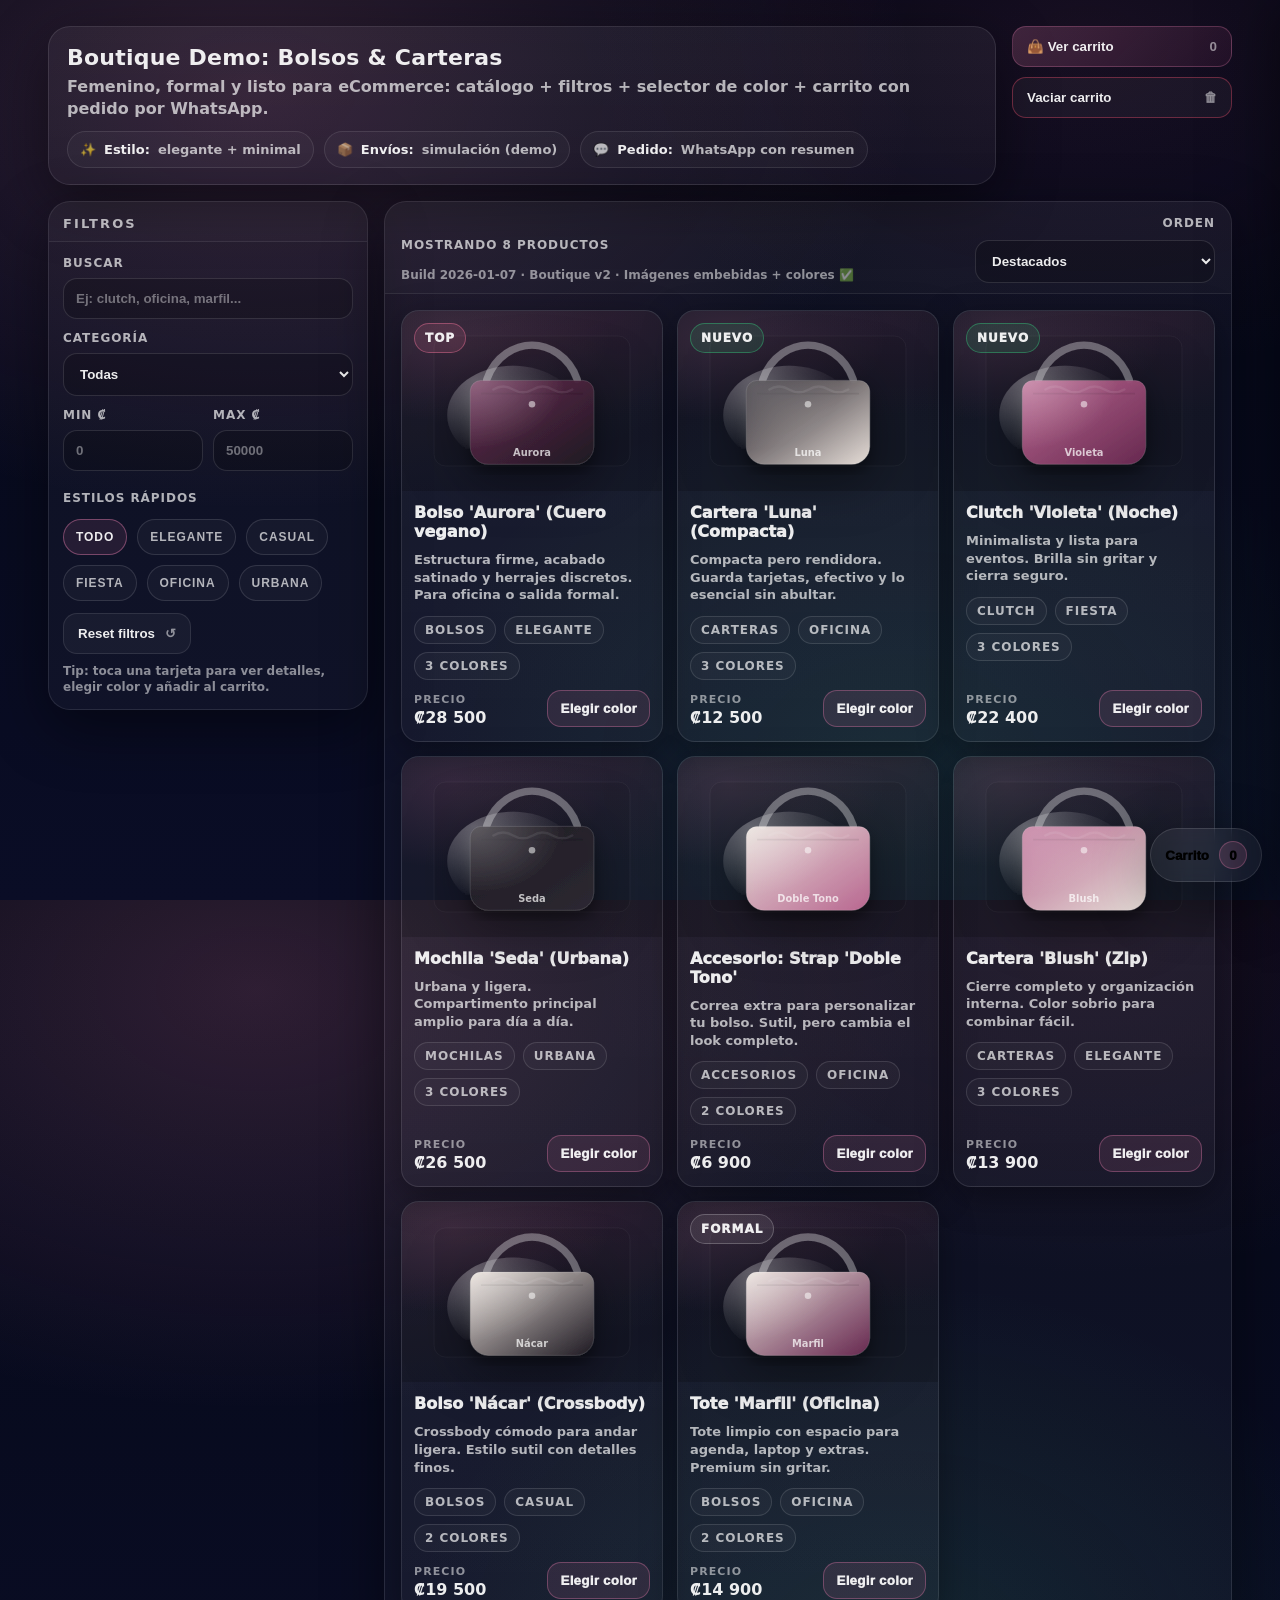
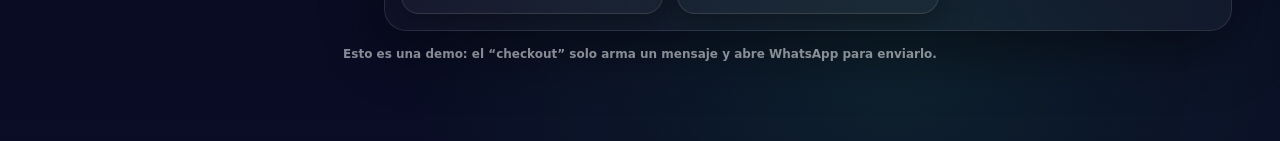
<file: boutique.html>
<!doctype html>
<html lang="es">
<head>
  <meta charset="utf-8" />
  <meta name="viewport" content="width=device-width,initial-scale=1" />
  <title>Boutique | Demo eCommerce (Bolsos & Carteras)</title>
  <meta name="description" content="Demo boutique femenina y formal: catálogo con filtros, selector de color y carrito con pedido por WhatsApp." />
  <style>
    :root{
      --bg0:#050816;
      --bg1:#0a0d26;
      --card: rgba(255,255,255,.04);
      --card2: rgba(255,255,255,.06);
      --stroke: rgba(255,255,255,.10);
      --text: rgba(255,255,255,.92);
      --muted: rgba(255,255,255,.68);
      --muted2: rgba(255,255,255,.52);
      --accent: #c06b95; /* blush */
      --accent2:#6b2a52; /* ciruela */
      --good:#35d07f;
      --shadow: 0 18px 60px rgba(0,0,0,.45);
      --r16: 16px;
      --r22: 22px;
    }
    *{ box-sizing:border-box; }
    html,body{ height:100%; }
    body{
      margin:0;
      font-family: system-ui, -apple-system, Segoe UI, Roboto, Arial, sans-serif;
      color:var(--text);
      background:
        radial-gradient(1100px 700px at 20% 10%, rgba(192,107,149,.22), transparent 60%),
        radial-gradient(900px 600px at 85% 5%, rgba(107,42,82,.18), transparent 55%),
        radial-gradient(900px 700px at 70% 85%, rgba(53,208,127,.10), transparent 55%),
        linear-gradient(180deg, var(--bg0), var(--bg1));
      overflow-x:hidden;
    }
    a{ color: inherit; }
    .wrap{
      max-width: 1220px;
      margin: 0 auto;
      padding: 26px 18px 80px;
    }
    .top{
      display:flex;
      align-items:flex-start;
      justify-content:space-between;
      gap: 16px;
      margin-bottom: 16px;
    }
    .hero{
      padding: 18px 18px 16px;
      border: 1px solid var(--stroke);
      border-radius: var(--r22);
      background: linear-gradient(180deg, rgba(255,255,255,.05), rgba(255,255,255,.03));
      box-shadow: var(--shadow);
      flex: 1;
      min-width: 0;
    }
    .hTitle{
      margin:0;
      font-size: 22px;
      letter-spacing: .01em;
    }
    .hSub{
      margin: 6px 0 0;
      color: var(--muted);
      line-height: 1.35;
      font-weight: 650;
    }
    .pillRow{
      display:flex;
      flex-wrap: wrap;
      gap: 10px;
      margin-top: 12px;
    }
    .pill{
      display:inline-flex;
      align-items:center;
      gap: 8px;
      padding: 10px 12px;
      border-radius: 999px;
      border: 1px solid var(--stroke);
      background: rgba(255,255,255,.03);
      color: var(--muted);
      font-weight: 800;
      font-size: 13px;
      user-select:none;
    }
    .pill b{ color: var(--text); }
    .actions{
      display:flex;
      flex-direction: column;
      gap: 10px;
      min-width: 220px;
    }
    .btn{
      border: 1px solid var(--stroke);
      background: rgba(255,255,255,.04);
      color: var(--text);
      border-radius: 14px;
      padding: 12px 14px;
      font-weight: 900;
      cursor:pointer;
      transition: transform .12s ease, background .12s ease, border-color .12s ease;
      display:flex;
      align-items:center;
      justify-content:space-between;
      gap: 10px;
      text-decoration:none;
    }
    .btn:hover{ transform: translateY(-1px); background: rgba(255,255,255,.06); border-color: rgba(255,255,255,.18); }
    .btn.primary{
      background: linear-gradient(135deg, rgba(192,107,149,.25), rgba(107,42,82,.18));
      border-color: rgba(192,107,149,.35);
    }
    .btn.danger{ border-color: rgba(255,80,110,.35); }
    .btn .k{ color: var(--muted2); font-weight: 900; }
    .layout{
      display:grid;
      grid-template-columns: 320px 1fr;
      gap: 16px;
      align-items:start;
      margin-top: 14px;
    }
    .panel{
      border: 1px solid var(--stroke);
      border-radius: var(--r22);
      background: rgba(255,255,255,.03);
      box-shadow: var(--shadow);
      overflow:hidden;
    }
    .panelHead{
      padding: 14px 14px 10px;
      border-bottom: 1px solid rgba(255,255,255,.08);
      background: rgba(255,255,255,.02);
    }
    .panelHead h3{
      margin:0;
      font-size: 13px;
      letter-spacing: .16em;
      text-transform: uppercase;
      color: var(--muted);
    }
    .panelBody{ padding: 14px; }
    .field{
      display:flex;
      flex-direction:column;
      gap: 8px;
      margin-bottom: 12px;
    }
    .label{
      font-size: 12px;
      color: var(--muted);
      font-weight: 900;
      letter-spacing:.08em;
      text-transform: uppercase;
    }
    input, select{
      width:100%;
      padding: 12px 12px;
      border-radius: 14px;
      border: 1px solid rgba(255,255,255,.12);
      background: rgba(0,0,0,.18);
      color: var(--text);
      outline:none;
      font-weight: 750;
    }
    input::placeholder{ color: rgba(255,255,255,.40); font-weight: 700; }
    .grid2{
      display:grid;
      grid-template-columns: 1fr 1fr;
      gap: 10px;
    }
    .quick{
      display:flex;
      flex-wrap: wrap;
      gap: 10px;
      margin-top: 6px;
    }
    .chipBtn{
      padding: 10px 12px;
      border-radius: 999px;
      border: 1px solid rgba(255,255,255,.12);
      background: rgba(255,255,255,.03);
      color: var(--muted);
      cursor:pointer;
      font-weight: 900;
      font-size: 12px;
      letter-spacing: .08em;
      text-transform: uppercase;
      transition: transform .12s ease, border-color .12s ease, background .12s ease;
    }
    .chipBtn:hover{ transform: translateY(-1px); border-color: rgba(255,255,255,.20); }
    .chipBtn.active{
      color: var(--text);
      border-color: rgba(192,107,149,.55);
      background: rgba(192,107,149,.12);
    }
    .note{
      margin-top: 10px;
      color: var(--muted2);
      font-weight: 800;
      font-size: 12px;
      line-height: 1.3;
    }

    .mainHead{
      display:flex;
      align-items:flex-end;
      justify-content:space-between;
      gap: 10px;
      padding: 14px 16px 10px;
      border-bottom: 1px solid rgba(255,255,255,.08);
      background: rgba(255,255,255,.02);
    }
    .mainHead .left{
      display:flex;
      flex-direction:column;
      gap: 6px;
      min-width:0;
    }
    .count{
      color: var(--muted);
      font-weight: 900;
      letter-spacing: .08em;
      text-transform: uppercase;
      font-size: 12px;
    }
    .mainHead .right{
      display:flex;
      gap: 10px;
      align-items:center;
      flex-wrap: wrap;
      justify-content:flex-end;
    }
    .products{
      padding: 16px;
      display:grid;
      grid-template-columns: repeat(3, minmax(0, 1fr));
      gap: 14px;
    }
    @media (max-width: 980px){
      .layout{ grid-template-columns: 1fr; }
      .actions{ flex-direction: row; min-width:0; }
      .products{ grid-template-columns: repeat(2, minmax(0,1fr)); }
    }
    @media (max-width: 620px){
      .top{ flex-direction:column; }
      .actions{ width:100%; }
      .products{ grid-template-columns: 1fr; }
    }

    .product{
      border: 1px solid rgba(255,255,255,.10);
      border-radius: 18px;
      overflow:hidden;
      background: linear-gradient(180deg, rgba(255,255,255,.05), rgba(255,255,255,.03));
      box-shadow: 0 10px 35px rgba(0,0,0,.35);
      cursor:pointer;
      transition: transform .12s ease, border-color .12s ease, background .12s ease;
      display:flex;
      flex-direction:column;
      min-height: 360px;
    }
    .product:hover{ transform: translateY(-2px); border-color: rgba(192,107,149,.35); }
    .pImg{
      height: 180px;
      background:
        radial-gradient(260px 140px at 20% 15%, rgba(192,107,149,.18), transparent 60%),
        radial-gradient(240px 160px at 80% 5%, rgba(107,42,82,.16), transparent 60%),
        rgba(0,0,0,.18);
      display:grid;
      place-items:center;
      position:relative;
    }
    .pImg img{ width: 82%; height: 82%; object-fit: contain; filter: drop-shadow(0 18px 24px rgba(0,0,0,.35)); }
    .badge{
      position:absolute;
      top: 12px;
      left: 12px;
      padding: 7px 10px;
      border-radius: 999px;
      font-weight: 950;
      font-size: 12px;
      border: 1px solid rgba(255,255,255,.14);
      background: rgba(0,0,0,.22);
      letter-spacing: .08em;
      text-transform: uppercase;
    }
    .badge.hot{ border-color: rgba(255,120,160,.40); background: rgba(255,120,160,.12); }
    .badge.new{ border-color: rgba(53,208,127,.40); background: rgba(53,208,127,.12); }
    .badge.formal{ border-color: rgba(255,255,255,.22); background: rgba(255,255,255,.08); }

    .pBody{
      padding: 12px 12px 14px;
      display:flex;
      flex-direction:column;
      gap: 10px;
      flex: 1;
    }
    .pName{ margin:0; font-size: 16px; font-weight: 950; }
    .pDesc{ margin:0; color: var(--muted); line-height: 1.35; font-weight: 700; font-size: 13px; }
    .meta{
      display:flex;
      flex-wrap: wrap;
      gap: 8px;
      margin-top: 2px;
    }
    .chip{
      padding: 6px 10px;
      border-radius: 999px;
      border: 1px solid rgba(255,255,255,.12);
      background: rgba(255,255,255,.03);
      color: var(--muted);
      font-weight: 900;
      font-size: 12px;
      text-transform: uppercase;
      letter-spacing: .08em;
    }
    .row{
      display:flex;
      align-items:flex-end;
      justify-content:space-between;
      gap: 10px;
      margin-top:auto;
    }
    .price span{
      display:block;
      color: var(--muted2);
      font-weight: 900;
      letter-spacing:.10em;
      text-transform: uppercase;
      font-size: 11px;
      margin-bottom: 2px;
    }
    .price strong{ font-size: 16px; }
    .miniBtn{
      padding: 10px 12px;
      border-radius: 14px;
      border: 1px solid rgba(255,255,255,.12);
      background: rgba(255,255,255,.04);
      color: var(--text);
      cursor:pointer;
      font-weight: 950;
      letter-spacing: .02em;
      transition: transform .12s ease, border-color .12s ease, background .12s ease;
      white-space: nowrap;
    }
    .miniBtn:hover{ transform: translateY(-1px); border-color: rgba(255,255,255,.22); }
    .miniBtn.primary{
      border-color: rgba(192,107,149,.45);
      background: rgba(192,107,149,.14);
    }

    /* Drawer (carrito) */
    .drawer{
      position: fixed;
      top: 0;
      right: 0;
      height: 100%;
      width: 390px;
      max-width: 92vw;
      background: rgba(10,12,32,.92);
      border-left: 1px solid rgba(255,255,255,.10);
      box-shadow: -18px 0 60px rgba(0,0,0,.55);
      transform: translateX(105%);
      transition: transform .18s ease;
      z-index: 50;
      display:flex;
      flex-direction:column;
      backdrop-filter: blur(10px);
    }
    .drawer.open{ transform: translateX(0); }
    .drawerHead{
      padding: 14px 14px 10px;
      border-bottom: 1px solid rgba(255,255,255,.08);
      display:flex;
      align-items:center;
      justify-content:space-between;
      gap: 10px;
    }
    .drawerHead h3{ margin:0; font-size: 14px; letter-spacing:.14em; text-transform: uppercase; color: var(--muted); }
    .drawerBody{ padding: 12px 12px 14px; overflow:auto; flex:1; }
    .empty{
      padding: 18px;
      border-radius: 16px;
      border: 1px dashed rgba(255,255,255,.16);
      background: rgba(255,255,255,.03);
      color: var(--muted);
      font-weight: 800;
      line-height: 1.35;
    }
    .line{
      display:flex;
      gap: 10px;
      padding: 10px;
      border-radius: 16px;
      border: 1px solid rgba(255,255,255,.10);
      background: rgba(255,255,255,.03);
      margin-bottom: 10px;
      align-items:flex-start;
    }
    .thumb{
      width: 62px;
      height: 62px;
      border-radius: 14px;
      border: 1px solid rgba(255,255,255,.10);
      background: rgba(0,0,0,.16);
      display:grid;
      place-items:center;
      overflow:hidden;
      flex: 0 0 auto;
    }
    .thumb img{ width: 95%; height: 95%; object-fit: contain; }
    .lBody{ flex:1; min-width:0; }
    .lTitle{ font-weight: 950; font-size: 13px; line-height: 1.25; }
    .variant{
      display:flex;
      align-items:center;
      gap: 8px;
      margin-top: 6px;
      font-size: 12px;
      color: var(--muted);
      font-weight: 850;
    }
    .variantDot{
      width: 12px; height: 12px; border-radius: 999px;
      border: 1px solid rgba(255,255,255,.16);
    }
    .lMeta{
      margin-top: 6px;
      color: var(--muted2);
      font-weight: 850;
      font-size: 12px;
    }
    .lCtrls{
      display:flex;
      flex-direction:column;
      align-items:center;
      gap: 6px;
      flex: 0 0 auto;
    }
    .qty{ font-weight: 950; color: var(--text); }
    .trash{
      border:none;
      background: transparent;
      cursor:pointer;
      font-size: 16px;
      opacity:.85;
    }
    .drawerFoot{
      padding: 12px 12px 14px;
      border-top: 1px solid rgba(255,255,255,.08);
      display:flex;
      flex-direction:column;
      gap: 10px;
    }
    .totRow{
      display:flex;
      align-items:baseline;
      justify-content:space-between;
      gap: 10px;
      font-weight: 950;
    }
    .totRow span{ color: var(--muted); font-weight: 900; letter-spacing:.10em; text-transform: uppercase; font-size: 12px; }
    .floatCart{
      position: fixed;
      right: 18px;
      bottom: 18px;
      z-index: 40;
      border-radius: 999px;
      padding: 12px 14px;
      border: 1px solid rgba(255,255,255,.12);
      background: rgba(255,255,255,.06);
      backdrop-filter: blur(8px);
      display:flex;
      align-items:center;
      gap: 10px;
      cursor:pointer;
      font-weight: 950;
      box-shadow: var(--shadow);
    }
    .bubble{
      width: 28px;
      height: 28px;
      border-radius: 999px;
      display:grid;
      place-items:center;
      background: rgba(192,107,149,.18);
      border: 1px solid rgba(192,107,149,.40);
      font-weight: 950;
    }

    /* Modal */
    .back{
      position: fixed;
      inset: 0;
      background: rgba(0,0,0,.55);
      display:none;
      align-items:center;
      justify-content:center;
      padding: 16px;
      z-index: 60;
    }
    .modal{
      width: min(920px, 96vw);
      border-radius: 22px;
      border: 1px solid rgba(255,255,255,.12);
      background: rgba(10,12,32,.92);
      box-shadow: var(--shadow);
      overflow:hidden;
      display:grid;
      grid-template-columns: 1.1fr 1fr;
    }
    @media (max-width: 860px){
      .modal{ grid-template-columns: 1fr; }
    }
    .mLeft{
      padding: 14px;
      background:
        radial-gradient(380px 220px at 20% 20%, rgba(192,107,149,.20), transparent 60%),
        radial-gradient(360px 240px at 80% 10%, rgba(107,42,82,.18), transparent 60%),
        rgba(0,0,0,.12);
      display:grid;
      place-items:center;
      position:relative;
      min-height: 280px;
    }
    .mLeft img{ width: 86%; height: 86%; object-fit: contain; filter: drop-shadow(0 22px 30px rgba(0,0,0,.35)); }
    .mBody{
      padding: 14px 14px 16px;
      display:flex;
      flex-direction:column;
      gap: 10px;
    }
    .mTop{
      display:flex;
      align-items:flex-start;
      justify-content:space-between;
      gap: 10px;
    }
    .mTitle{ margin:0; font-size: 18px; font-weight: 980; }
    .x{
      border: 1px solid rgba(255,255,255,.14);
      background: rgba(255,255,255,.04);
      color: var(--text);
      border-radius: 14px;
      padding: 10px 12px;
      cursor:pointer;
      font-weight: 950;
    }
    .mDesc{ margin:0; color: var(--muted); line-height: 1.35; font-weight: 750; }
    .mBullets{
      margin:0;
      padding-left: 18px;
      color: var(--muted);
      font-weight: 750;
      line-height: 1.35;
    }
    .colorBlock{
      margin-top: 4px;
      padding: 10px 12px;
      border: 1px solid rgba(255,255,255,.10);
      border-radius: 16px;
      background: rgba(255,255,255,.03);
    }
    .colorLabel{
      font-size: 12px;
      letter-spacing:.12em;
      text-transform: uppercase;
      color: var(--muted);
      margin-bottom: 10px;
      font-weight: 900;
    }
    .swatches{
      display:flex;
      gap: 10px;
      flex-wrap: wrap;
      align-items:center;
    }
    .swatchBtn{
      width: 34px;
      height: 34px;
      border-radius: 999px;
      border: 1px solid rgba(255,255,255,.14);
      background: rgba(0,0,0,.12);
      display:grid;
      place-items:center;
      cursor:pointer;
      transition: transform .12s ease, border-color .12s ease, box-shadow .12s ease;
    }
    .swatchBtn:hover{ transform: translateY(-1px); }
    .swatchBtn[aria-pressed="true"]{
      border-color: rgba(192,107,149,.75);
      box-shadow: 0 0 0 3px rgba(192,107,149,.18);
    }
    .swatchDot{
      width: 22px;
      height: 22px;
      border-radius: 999px;
      border: 1px solid rgba(255,255,255,.18);
    }
    .colorHint{
      margin-top: 8px;
      font-size: 12px;
      color: var(--muted2);
      font-weight: 850;
    }
    .mBottom{
      display:flex;
      align-items:flex-end;
      justify-content:space-between;
      gap: 12px;
      margin-top:auto;
    }
    .mBottom .p strong{ font-size: 18px; }
    footer{
      margin-top: 16px;
      text-align:center;
      color: var(--muted2);
      font-weight: 850;
      font-size: 12px;
    }
  </style>
</head>

<body>
  <div class="wrap">
    <div class="top">
      <section class="hero">
        <h1 class="hTitle">Boutique Demo: Bolsos & Carteras</h1>
        <p class="hSub">
          Femenino, formal y listo para eCommerce: catálogo + filtros + selector de color + carrito con pedido por WhatsApp.
        </p>
        <div class="pillRow">
          <div class="pill">✨ <b>Estilo:</b> elegante + minimal</div>
          <div class="pill">📦 <b>Envíos:</b> simulación (demo)</div>
          <div class="pill">💬 <b>Pedido:</b> WhatsApp con resumen</div>
        </div>
      </section>

      <div class="actions">
        <button class="btn primary" id="openCartBtn" type="button">
          <span>👜 Ver carrito</span>
          <span class="k"><span id="cartCount">0</span></span>
        </button>
        <button class="btn danger" id="clearCartBtn" type="button">
          <span>Vaciar carrito</span>
          <span class="k">🗑</span>
        </button>
      </div>
    </div>

    <div class="layout">
      <aside class="panel">
        <div class="panelHead"><h3>Filtros</h3></div>
        <div class="panelBody">
          <div class="field">
            <div class="label">Buscar</div>
            <input id="q" placeholder="Ej: clutch, oficina, marfil..." />
          </div>

          <div class="field">
            <div class="label">Categoría</div>
            <select id="category">
              <option value="all">Todas</option>
              <option value="bolsos">Bolsos</option>
              <option value="carteras">Carteras</option>
              <option value="clutch">Clutch</option>
              <option value="mochilas">Mochilas</option>
              <option value="accesorios">Accesorios</option>
            </select>
          </div>

          <div class="grid2">
            <div class="field">
              <div class="label">Min ₡</div>
              <input id="minPrice" inputmode="numeric" placeholder="0" />
            </div>
            <div class="field">
              <div class="label">Max ₡</div>
              <input id="maxPrice" inputmode="numeric" placeholder="50000" />
            </div>
          </div>

          <div class="field" style="margin-top:8px">
            <div class="label">Estilos rápidos</div>
            <div class="quick" id="styleQuick">
              <button class="chipBtn active" data-style="all" type="button">Todo</button>
              <button class="chipBtn" data-style="elegante" type="button">Elegante</button>
              <button class="chipBtn" data-style="casual" type="button">Casual</button>
              <button class="chipBtn" data-style="fiesta" type="button">Fiesta</button>
              <button class="chipBtn" data-style="oficina" type="button">Oficina</button>
              <button class="chipBtn" data-style="urbana" type="button">Urbana</button>
            </div>
          </div>

          <button class="btn" id="resetBtn" type="button"><span>Reset filtros</span><span class="k">↺</span></button>

          <div class="note">Tip: toca una tarjeta para ver detalles, elegir color y añadir al carrito.</div>
        </div>
      </aside>

      <main class="panel">
        <div class="mainHead">
          <div class="left">
            <div class="count">Mostrando <span id="countNum">0</span> productos</div>
            <div class="note" id="buildBadge">Build ...</div>
          </div>

          <div class="right">
            <div class="label" style="margin:0">Orden</div>
            <select id="sort" style="max-width: 240px">
              <option value="featured">Destacados</option>
              <option value="priceAsc">Precio: menor a mayor</option>
              <option value="priceDesc">Precio: mayor a menor</option>
              <option value="name">Nombre: A-Z</option>
              <option value="cat">Categoría</option>
            </select>
          </div>
        </div>

        <section class="products" id="products"></section>
      </main>
    </div>

    <footer>
      <div>Esto es una demo: el “checkout” solo arma un mensaje y abre WhatsApp para enviarlo.</div>
    </footer>
  </div>

  <!-- Botón flotante carrito -->
  <button class="floatCart" id="floatCart" type="button" aria-label="Abrir carrito">
    <span>Carrito</span>
    <span class="bubble" id="cartCount2">0</span>
  </button>

  <!-- Drawer carrito -->
  <aside class="drawer" id="drawer" aria-label="Carrito">
    <div class="drawerHead">
      <h3>Tu carrito</h3>
      <button class="x" id="closeCartBtn" type="button">×</button>
    </div>
    <div class="drawerBody" id="drawerBody"></div>
    <div class="drawerFoot">
      <div class="totRow">
        <span>Total</span>
        <strong id="total">₡0</strong>
      </div>
      <button class="btn primary" id="checkoutBtn" type="button">
        <span>✅ Finalizar pedido</span><span class="k">WhatsApp</span>
      </button>
    </div>
  </aside>

  <!-- Modal producto -->
  <div class="back" id="modalBack" role="dialog" aria-modal="true" aria-label="Producto">
    <div class="modal">
      <div class="mLeft">
        <img id="modalImg" alt="" />
      </div>
      <div class="mBody">
        <div class="mTop">
          <h2 class="mTitle" id="modalName">Producto</h2>
          <button class="x" id="modalClose" type="button">×</button>
        </div>
        <p class="mDesc" id="modalDesc"></p>
        <ul class="mBullets" id="modalBullets"></ul>

        <div class="colorBlock">
          <div class="colorLabel">Color</div>
          <div class="swatches" id="modalColors" aria-label="Elegir color"></div>
          <div class="colorHint" id="modalColorHint">Selecciona un color.</div>
        </div>

        <div class="mBottom">
          <div class="price p">
            <span>Precio</span>
            <strong id="modalPrice">₡0</strong>
          </div>
          <button class="miniBtn primary" id="modalAddBtn" type="button">Añadir al carrito</button>
        </div>
      </div>
    </div>
  </div>

  <script>
    // ===== Boutique Demo v2 (single-file) =====
    console.log("Boutique v2 loaded ✅");

    const BUILD = "Build 2026-01-07 · Boutique v2 · Imágenes embebidas + colores ✅";
    const WHATSAPP_PHONE = "50664305227";

    const $ = (q)=>document.querySelector(q);
    const $$ = (q)=>Array.from(document.querySelectorAll(q));

    const fmtCRC = (n)=> new Intl.NumberFormat("es-CR", { style:"currency", currency:"CRC", maximumFractionDigits:0 }).format(n);

    function escapeHtml(s){
      return String(s).replace(/[&<>"]/g, m=>({"&":"&amp;","<":"&lt;",">":"&gt;",'"':"&quot;"}[m]));
    }

    // SVG data-uri generator (simple bolso)
    function svgDataUri({accent="#c06b95", accent2="#6b2a52", name="Bolso"}){
      const svg =
`<svg xmlns="http://www.w3.org/2000/svg" width="520" height="360" viewBox="0 0 520 360">
  <defs>
    <linearGradient id="g1" x1="0" y1="0" x2="1" y2="1">
      <stop offset="0" stop-color="${accent}" stop-opacity="0.95"/>
      <stop offset="1" stop-color="${accent2}" stop-opacity="0.95"/>
    </linearGradient>
    <radialGradient id="shine" cx="20%" cy="15%" r="70%">
      <stop offset="0" stop-color="#fff" stop-opacity="0.28"/>
      <stop offset="1" stop-color="#fff" stop-opacity="0"/>
    </radialGradient>
    <filter id="shadow" x="-20%" y="-20%" width="140%" height="140%">
      <feDropShadow dx="0" dy="18" stdDeviation="16" flood-color="#000" flood-opacity=".35"/>
    </filter>
  </defs>

  <rect x="22" y="22" width="476" height="316" rx="28" fill="rgba(0,0,0,.08)" stroke="rgba(255,255,255,.10)"/>
  <g filter="url(#shadow)">
    <path d="M150 128 C170 70, 220 44, 260 44 C300 44, 350 70, 370 128" fill="none" stroke="rgba(255,255,255,.32)" stroke-width="18" stroke-linecap="round"/>
    <path d="M136 130 h248 a26 26 0 0 1 26 26 v134 a44 44 0 0 1-44 44 H154 a44 44 0 0 1-44-44 V156 a26 26 0 0 1 26-26z"
      fill="url(#g1)" stroke="rgba(255,255,255,.16)" stroke-width="2"/>
    <path d="M136 162 h248" stroke="rgba(0,0,0,.22)" stroke-width="4" opacity=".35"/>
    <circle cx="260" cy="188" r="8" fill="rgba(255,255,255,.52)"/>
    <path d="M166 152 q24 -14 48 0 t48 0 t48 0 t48 0" fill="none" stroke="rgba(255,255,255,.14)" stroke-width="6" stroke-linecap="round" opacity=".55"/>
    <ellipse cx="214" cy="214" rx="160" ry="120" fill="url(#shine)"/>
  </g>
  <text x="260" y="314" text-anchor="middle" font-family="system-ui,Segoe UI,Arial" font-size="24" fill="rgba(255,255,255,.72)" font-weight="800">${name}</text>
</svg>`;
      return "data:image/svg+xml;charset=utf-8," + encodeURIComponent(svg);
    }

    // Productos (todo embebido, 0 dependencias)
    const PRODUCTS = [
      { id:"p1", name:"Bolso 'Aurora' (Cuero vegano)", category:"bolsos", style:"elegante", price:28500, badge:"hot",
        desc:"Estructura firme, acabado satinado y herrajes discretos. Para oficina o salida formal.",
        bullets:["Correa ajustable","Bolsillo interno con cierre","Herrajes dorado suave"],
        colors:["#6b2a52","#1f1a22","#c06b95"], colorNames:["Ciruela","Negro","Rosa"] },
      { id:"p2", name:"Cartera 'Luna' (Compacta)", category:"carteras", style:"oficina", price:12500, badge:"new",
        desc:"Compacta pero rendidora. Guarda tarjetas, efectivo y lo esencial sin abultar.",
        bullets:["12 slots tarjetas","Cierre metálico","Forro anti-raspado"],
        colors:["#1f1a22","#efe6df","#c06b95"], colorNames:["Negro","Marfil","Blush"] },
      { id:"p3", name:"Clutch 'Violeta' (Noche)", category:"clutch", style:"fiesta", price:22400, badge:"new",
        desc:"Minimalista y lista para eventos. Brilla sin gritar y cierra seguro.",
        bullets:["Cierre imantado","Cadena discreta","Forro suave"],
        colors:["#c06b95","#6b2a52","#1f1a22"], colorNames:["Blush","Ciruela","Negro"] },
      { id:"p4", name:"Mochila 'Seda' (Urbana)", category:"mochilas", style:"urbana", price:26500, badge:"",
        desc:"Urbana y ligera. Compartimento principal amplio para día a día.",
        bullets:["Bolsillo oculto","Espalda acolchada","Tela repelente"],
        colors:["#1f1a22","#2d2a33","#6b2a52"], colorNames:["Negro","Grafito","Ciruela"] },
      { id:"p5", name:"Accesorio: Strap 'Doble Tono'", category:"accesorios", style:"oficina", price:6900, badge:"",
        desc:"Correa extra para personalizar tu bolso. Sutil, pero cambia el look completo.",
        bullets:["Mosquetones metálicos","Ajustable","Textura suave"],
        colors:["#efe6df","#c06b95"], colorNames:["Marfil","Rosa"] },
      { id:"p6", name:"Cartera 'Blush' (Zip)", category:"carteras", style:"elegante", price:13900, badge:"",
        desc:"Cierre completo y organización interna. Color sobrio para combinar fácil.",
        bullets:["Cierre perimetral","Monedero interno","Costuras finas"],
        colors:["#c06b95","#efe6df","#6b2a52"], colorNames:["Blush","Marfil","Ciruela"] },
      { id:"p7", name:"Bolso 'Nácar' (Crossbody)", category:"bolsos", style:"casual", price:19500, badge:"",
        desc:"Crossbody cómodo para andar ligera. Estilo sutil con detalles finos.",
        bullets:["Cierre seguro","Correa ajustable","Ligero"],
        colors:["#efe6df","#1f1a22"], colorNames:["Marfil","Negro"] },
      { id:"p8", name:"Tote 'Marfil' (Oficina)", category:"bolsos", style:"oficina", price:14900, badge:"formal",
        desc:"Tote limpio con espacio para agenda, laptop y extras. Premium sin gritar.",
        bullets:["Asas cómodas","Bolsillo interno","Estructura firme"],
        colors:["#efe6df","#6b2a52"], colorNames:["Marfil","Ciruela"] },
    ].map(p => ({...p, img: svgDataUri({accent: p.colors[0], accent2: p.colors[Math.min(1,p.colors.length-1)] || "#6b2a52", name: p.name.split("'")[1]?.split("'")[0] || p.name})}));

    // State
    let styleFilter = "all";
    let modalColorIndex = 0;

    // Cart (variants)
    const CART_KEY = "zamaha_boutique_cart_v2";
    let cart = loadCart(); // {key:{productId,colorHex,colorName,qty}}

    function keyOf(productId, colorHex){
      return `${productId}::${(colorHex||"na").toLowerCase()}`;
    }
    function findProduct(id){ return PRODUCTS.find(p=>p.id===id); }

    function loadCart(){
      try{
        const raw = localStorage.getItem(CART_KEY);
        if(!raw) return {};
        const parsed = JSON.parse(raw);
        return parsed && typeof parsed==="object" ? parsed : {};
      }catch(e){ return {}; }
    }
    function saveCart(){ localStorage.setItem(CART_KEY, JSON.stringify(cart)); }

    function qtyTotal(){ return Object.values(cart).reduce((a,it)=>a + (it.qty||0), 0); }
    function totalCRC(){ return Object.values(cart).reduce((a,it)=>{ const p=findProduct(it.productId); return p ? a + p.price*(it.qty||0) : a; }, 0); }

    function syncCart(){
      $("#cartCount").textContent = String(qtyTotal());
      $("#cartCount2").textContent = String(qtyTotal());
      $("#total").textContent = fmtCRC(totalCRC());
    }

    function addVariant(p, idx, qty=1){
      const colors = p.colors || [];
      const i = Math.max(0, Math.min(colors.length-1, idx|0));
      const hex = colors[i] || "#c06b95";
      const name = (p.colorNames && p.colorNames[i]) ? p.colorNames[i] : hex.toUpperCase();
      const k = keyOf(p.id, hex);
      if(!cart[k]) cart[k] = { key:k, productId:p.id, colorHex:hex, colorName:name, qty:0 };
      cart[k].qty = (cart[k].qty||0) + qty;
      if(cart[k].qty <= 0) delete cart[k];
      saveCart();
      renderDrawer();
      syncCart();
    }
    function changeQty(k, delta){
      if(!cart[k]) return;
      cart[k].qty = (cart[k].qty||0) + delta;
      if(cart[k].qty <= 0) delete cart[k];
      saveCart();
      renderDrawer();
      syncCart();
    }
    function clearCart(){
      cart = {};
      saveCart();
      renderDrawer();
      syncCart();
    }

    // Filters
    function readPrice(v){
      const s = String(v||"").replace(/[^\d]/g,"");
      return s ? parseInt(s,10) : null;
    }
    function applyFilters(){
      const q = ($("#q").value||"").trim().toLowerCase();
      const cat = $("#category").value;
      const minP = readPrice($("#minPrice").value);
      const maxP = readPrice($("#maxPrice").value);

      let list = PRODUCTS.slice();

      if(cat !== "all") list = list.filter(p=>p.category===cat);
      if(styleFilter !== "all") list = list.filter(p=>p.style===styleFilter);
      if(minP !== null) list = list.filter(p=>p.price >= minP);
      if(maxP !== null) list = list.filter(p=>p.price <= maxP);
      if(q) list = list.filter(p=>(p.name+" "+p.desc+" "+p.style+" "+p.category).toLowerCase().includes(q));

      const s = $("#sort").value;
      if(s==="priceAsc") list.sort((a,b)=>a.price-b.price);
      if(s==="priceDesc") list.sort((a,b)=>b.price-a.price);
      if(s==="name") list.sort((a,b)=>a.name.localeCompare(b.name, "es"));
      if(s==="cat") list.sort((a,b)=>(a.category+a.name).localeCompare(b.category+b.name, "es"));

      renderProducts(list);
    }

    function badgeLabel(p){
      if(p.badge==="hot") return {text:"Top", cls:"hot"};
      if(p.badge==="new") return {text:"Nuevo", cls:"new"};
      if(p.badge==="formal") return {text:"Formal", cls:"formal"};
      return null;
    }

    function renderProducts(list){
      $("#countNum").textContent = String(list.length);
      const root = $("#products");
      root.innerHTML = "";

      list.forEach(p=>{
        const b = badgeLabel(p);
        const el = document.createElement("article");
        el.className = "product";
        el.innerHTML = `
          <div class="pImg">
            <img src="${p.img}" alt="${escapeHtml(p.name)}" />
            ${b ? `<div class="badge ${b.cls}">${b.text}</div>` : ``}
          </div>
          <div class="pBody">
            <h3 class="pName">${escapeHtml(p.name)}</h3>
            <p class="pDesc">${escapeHtml(p.desc)}</p>
            <div class="meta">
              <span class="chip">${escapeHtml(p.category)}</span>
              <span class="chip">${escapeHtml(p.style)}</span>
              <span class="chip">${p.colors.length} colores</span>
            </div>
            <div class="row">
              <div class="price"><span>Precio</span><strong>${fmtCRC(p.price)}</strong></div>
              <button class="miniBtn primary" type="button" data-open="${p.id}">Elegir color</button>
            </div>
          </div>
        `;
        el.addEventListener("click",(e)=>{
          const btn = e.target.closest("[data-open]");
          if(btn){ e.preventDefault(); e.stopPropagation(); openModal(btn.dataset.open); return; }
          openModal(p.id);
        });
        root.appendChild(el);
      });
    }

    // Drawer
    function openDrawer(){ $("#drawer").classList.add("open"); }
    function closeDrawer(){ $("#drawer").classList.remove("open"); }

    function renderDrawer(){
      const body = $("#drawerBody");
      const items = Object.values(cart);
      body.innerHTML = "";
      if(items.length===0){
        body.innerHTML = `<div class="empty">Tu carrito está vacío. Añade un bolso o una cartera y aquí aparece ✨</div>`;
        return;
      }
      items.forEach(it=>{
        const p = findProduct(it.productId);
        if(!p) return;
        const thumb = svgDataUri({accent: it.colorHex || p.colors[0], accent2: p.colors[1] || p.colors[0], name: (p.name.split("'")[1]||"").slice(0,10) || "Bolso"});
        const row = document.createElement("div");
        row.className = "line";
        row.innerHTML = `
          <div class="thumb"><img src="${thumb}" alt="" /></div>
          <div class="lBody">
            <div class="lTitle">${escapeHtml(p.name)}</div>
            <div class="variant"><span class="variantDot" style="background:${it.colorHex}"></span>Color: ${escapeHtml(it.colorName)}</div>
            <div class="lMeta">${fmtCRC(p.price)} · <strong>${fmtCRC(p.price*(it.qty||0))}</strong></div>
          </div>
          <div class="lCtrls">
            <button class="miniBtn" type="button" data-dec="${it.key}">−</button>
            <div class="qty">${it.qty||0}</div>
            <button class="miniBtn" type="button" data-inc="${it.key}">+</button>
            <button class="trash" type="button" data-rm="${it.key}" title="Quitar">🗑</button>
          </div>
        `;
        row.querySelector("[data-rm]").addEventListener("click", ()=>{ delete cart[it.key]; saveCart(); renderDrawer(); syncCart(); });
        row.querySelector("[data-dec]").addEventListener("click", ()=>changeQty(it.key, -1));
        row.querySelector("[data-inc]").addEventListener("click", ()=>changeQty(it.key, +1));
        body.appendChild(row);
      });
    }

    // Modal + colors
    function setSwatchSelected(p, idx){
      modalColorIndex = idx;
      $$("#modalColors [data-swatch]").forEach(b=>b.setAttribute("aria-pressed","false"));
      const btn = $(`#modalColors [data-swatch="${idx}"]`);
      if(btn) btn.setAttribute("aria-pressed","true");

      const hex = p.colors[idx] || p.colors[0] || "#c06b95";
      const name = (p.colorNames && p.colorNames[idx]) ? p.colorNames[idx] : hex.toUpperCase();
      $("#modalColorHint").textContent = `Color seleccionado: ${name}`;

      // Cambia preview según el color
      const accent2 = p.colors[(idx+1) % p.colors.length] || "#6b2a52";
      const short = p.name.split("'")[1]?.split("'")[0] || p.name;
      $("#modalImg").src = svgDataUri({accent: hex, accent2, name: short});
    }

    function openModal(id){
      const p = findProduct(id);
      if(!p) return;

      $("#modalName").textContent = p.name;
      $("#modalDesc").textContent = p.desc;
      $("#modalPrice").textContent = fmtCRC(p.price);
      $("#modalBullets").innerHTML = (p.bullets||[]).map(x=>`<li>${escapeHtml(x)}</li>`).join("");

      // swatches
      const colors = p.colors || [];
      $("#modalColors").innerHTML = colors.map((hex, idx)=>{
        const pressed = idx===0 ? "true" : "false";
        const title = (p.colorNames && p.colorNames[idx]) ? p.colorNames[idx] : hex.toUpperCase();
        return `<button type="button" class="swatchBtn" data-swatch="${idx}" aria-pressed="${pressed}" title="${escapeHtml(title)}">
          <span class="swatchDot" style="background:${hex}"></span>
        </button>`;
      }).join("");

      $$("#modalColors [data-swatch]").forEach(btn=>{
        btn.addEventListener("click", ()=>{
          const idx = parseInt(btn.dataset.swatch,10) || 0;
          setSwatchSelected(p, idx);
        });
      });

      // init selection
      setSwatchSelected(p, 0);

      $("#modalAddBtn").onclick = ()=>{
        addVariant(p, modalColorIndex, 1);
        closeModal();
        openDrawer();
      };

      $("#modalBack").style.display = "flex";
    }

    function closeModal(){ $("#modalBack").style.display = "none"; }

    // WhatsApp checkout
    function buildWhatsAppMessage(){
      const items = Object.values(cart);
      if(items.length===0) return "Hola, quiero información de la boutique.";
      const lines = items.map(it=>{
        const p = findProduct(it.productId);
        if(!p) return "";
        return `• ${it.qty} x ${p.name} · Color: ${it.colorName} (${fmtCRC(p.price)})`;
      }).filter(Boolean);
      return [
        "Hola 👋 Quiero hacer este pedido (demo):",
        "",
        ...lines,
        "",
        `Total: ${fmtCRC(totalCRC())}`,
        "",
        "Nombre:",
        "Dirección:",
        "Método de entrega: (envío / retiro)"
      ].join("\n");
    }
    function checkout(){
      const msg = encodeURIComponent(buildWhatsAppMessage());
      window.open(`https://wa.me/${WHATSAPP_PHONE}?text=${msg}`, "_blank");
    }

    // Wire UI
    function wire(){
      $("#buildBadge").textContent = BUILD;

      $("#q").addEventListener("input", applyFilters);
      $("#category").addEventListener("change", applyFilters);
      $("#minPrice").addEventListener("input", applyFilters);
      $("#maxPrice").addEventListener("input", applyFilters);
      $("#sort").addEventListener("change", applyFilters);

      $("#resetBtn").addEventListener("click", ()=>{
        $("#q").value="";
        $("#category").value="all";
        $("#minPrice").value="";
        $("#maxPrice").value="";
        styleFilter="all";
        $$("#styleQuick .chipBtn").forEach(b=>b.classList.toggle("active", b.dataset.style==="all"));
        $("#sort").value="featured";
        applyFilters();
      });

      $("#openCartBtn").addEventListener("click", ()=>{ renderDrawer(); openDrawer(); });
      $("#floatCart").addEventListener("click", ()=>{ renderDrawer(); openDrawer(); });
      $("#closeCartBtn").addEventListener("click", closeDrawer);

      $("#checkoutBtn").addEventListener("click", checkout);
      $("#clearCartBtn").addEventListener("click", ()=>{ clearCart(); });

      $("#modalClose").addEventListener("click", closeModal);
      $("#modalBack").addEventListener("click", (e)=>{ if(e.target===$("#modalBack")) closeModal(); });

      // quick style buttons
      $$("#styleQuick .chipBtn").forEach(btn=>{
        btn.addEventListener("click", ()=>{
          styleFilter = btn.dataset.style;
          $$("#styleQuick .chipBtn").forEach(b=>b.classList.toggle("active", b===btn));
          applyFilters();
        });
      });
    }

    function init(){
      wire();
      applyFilters();
      renderDrawer();
      syncCart();
    }

    init();
  </script>
</body>
</html>
</file>
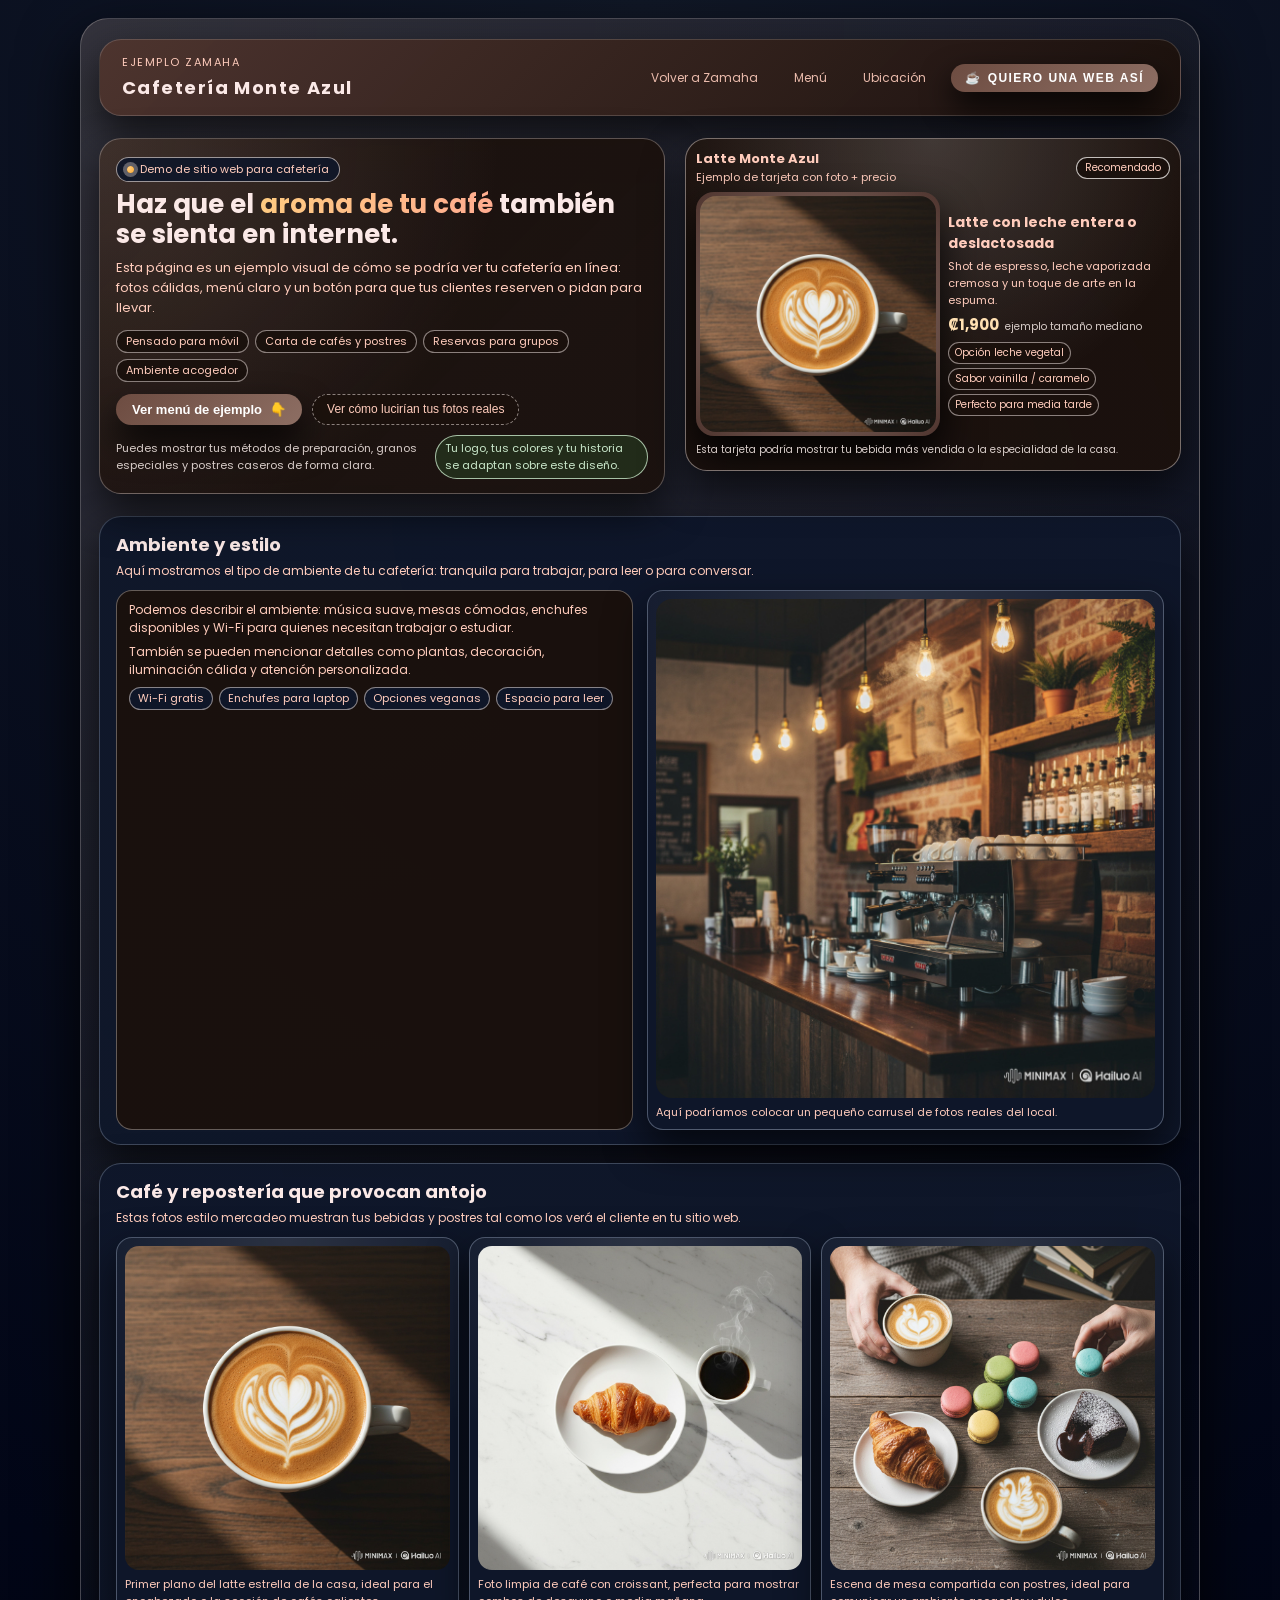
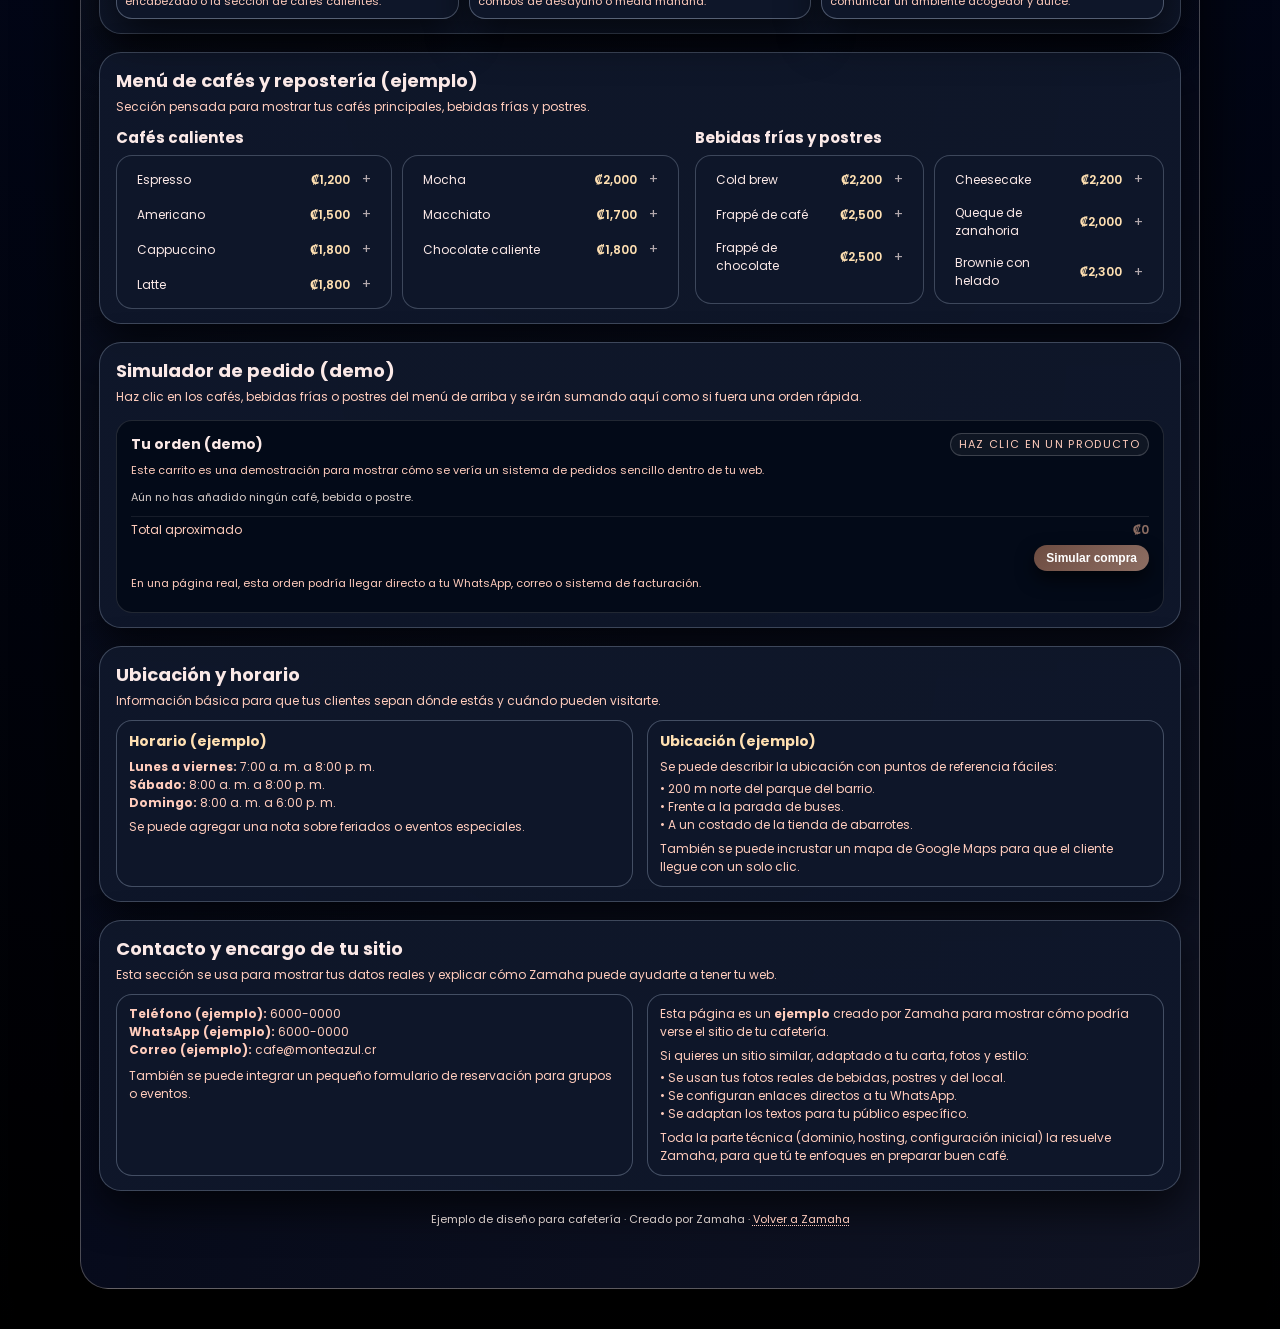
<file: cafeteria.html>
<!DOCTYPE html>
<html lang="es">
<head>
  <meta charset="UTF-8" />
  <title>Cafetería Monte Azul | Ejemplo Zamaha</title>
  <meta name="viewport" content="width=device-width, initial-scale=1" />
  <meta name="description" content="Ejemplo de página web sencilla para una cafetería, diseñada por Zamaha.">
  <link rel="preconnect" href="https://fonts.googleapis.com">
  <link rel="preconnect" href="https://fonts.gstatic.com" crossorigin>
  <link href="https://fonts.googleapis.com/css2?family=Poppins:wght@300;400;500;600;700;800&display=swap" rel="stylesheet">
  <link rel="icon" href="zamaha-logo.png" type="image/png" />

  <style>
    :root {
      --bg-main: #050816;
      --bg-card: #0c1224;
      --accent: #8d6e63;
      --accent-strong: #6d4c41;
      --text-main: #fbe9e7;
      --text-soft: #ffccbc;
      --text-muted: #d7ccc8;
      --border-soft: rgba(255, 255, 255, 0.12);
      --radius-lg: 22px;
      --radius-md: 16px;
      --radius-pill: 999px;
      --shadow-soft: 0 18px 40px rgba(0, 0, 0, 0.65);
    }

    * {
      box-sizing: border-box;
      margin: 0;
      padding: 0;
    }

    body {
      font-family: "Poppins", system-ui, -apple-system, BlinkMacSystemFont, "Segoe UI", sans-serif;
      background: radial-gradient(circle at top, #111827 0, #020617 55%, #000 100%);
      color: var(--text-main);
      min-height: 100vh;
      padding: 18px 12px 40px;
    }

    img {
      max-width: 100%;
      display: block;
    }

    a {
      color: inherit;
      text-decoration: none;
    }

    .page {
      max-width: 1120px;
      margin: 0 auto;
      padding: 20px 18px 60px;
      border-radius: 28px;
      background:
        radial-gradient(circle at top left, rgba(161, 136, 127, 0.24), transparent 55%),
        radial-gradient(circle at bottom right, rgba(239, 235, 233, 0.06), transparent 55%),
        linear-gradient(135deg, #111827, #020617 70%, #020617 100%);
      border: 1px solid rgba(215, 204, 200, 0.3);
      box-shadow: 0 24px 60px rgba(0, 0, 0, 0.9);
      position: relative;
      overflow: hidden;
    }

    header {
      padding: 14px 22px;
      border-radius: var(--radius-lg);
      background: linear-gradient(135deg, rgba(78, 52, 46, 0.96), rgba(27, 17, 13, 0.98));
      border: 1px solid rgba(255, 255, 255, 0.16);
      box-shadow: var(--shadow-soft);
      margin-bottom: 22px;
      display: flex;
      justify-content: space-between;
      gap: 18px;
      align-items: center;
    }

    .brand {
      display: flex;
      flex-direction: column;
      gap: 3px;
    }

    .brand span {
      font-size: 11px;
      color: var(--text-soft);
      text-transform: uppercase;
      letter-spacing: 0.14em;
    }

    .brand strong {
      font-size: 18px;
      letter-spacing: 0.08em;
    }

    nav {
      display: flex;
      align-items: center;
      gap: 14px;
      font-size: 12px;
    }

    nav a {
      padding: 6px 10px;
      border-radius: var(--radius-pill);
      border: 1px solid transparent;
      color: var(--text-soft);
      opacity: 0.9;
      transition: all 0.14s ease-out;
    }

    nav a:hover {
      border-color: rgba(239, 235, 233, 0.5);
      background: rgba(27, 17, 13, 0.9);
      color: #fff;
    }

    .nav-cta {
      padding: 7px 14px;
      border-radius: var(--radius-pill);
      border: none;
      background: linear-gradient(135deg, var(--accent-strong), var(--accent));
      color: #fff;
      font-size: 12px;
      font-weight: 600;
      letter-spacing: 0.12em;
      text-transform: uppercase;
      cursor: pointer;
      box-shadow: 0 14px 30px rgba(0, 0, 0, 0.85);
      display: inline-flex;
      align-items: center;
      gap: 6px;
    }

    /* HERO */

    .hero {
      display: grid;
      grid-template-columns: minmax(0, 1.2fr) minmax(0, 1.05fr);
      gap: 20px;
      margin-bottom: 22px;
    }

    .hero-left {
      background: radial-gradient(circle at top left, rgba(161, 136, 127, 0.26), transparent 60%),
                  linear-gradient(135deg, rgba(27, 17, 13, 0.96), rgba(27, 17, 13, 0.9));
      border-radius: var(--radius-lg);
      padding: 16px 16px 14px;
      border: 1px solid rgba(215, 204, 200, 0.35);
      box-shadow: var(--shadow-soft);
      position: relative;
      overflow: hidden;
    }

    .hero-pill {
      display: inline-flex;
      align-items: center;
      gap: 6px;
      padding: 3px 10px;
      border-radius: var(--radius-pill);
      border: 1px solid rgba(215, 204, 200, 0.7);
      background: rgba(15, 23, 42, 0.9);
      font-size: 11px;
      color: var(--text-soft);
      margin-bottom: 8px;
    }

    .hero-pill span.dot {
      width: 7px;
      height: 7px;
      border-radius: 999px;
      background: radial-gradient(circle at 30% 30%, #ffcc80, #ffb74d 65%);
      box-shadow: 0 0 0 4px rgba(215, 204, 200, 0.4);
    }

    .hero-title {
      font-size: 26px;
      line-height: 1.15;
      margin-bottom: 8px;
    }

    .hero-title span {
      background: linear-gradient(120deg, #ffcc80, #ffab91);
      -webkit-background-clip: text;
      background-clip: text;
      color: transparent;
    }

    .hero-sub {
      font-size: 13px;
      color: var(--text-soft);
      margin-bottom: 12px;
    }

    .hero-tags {
      display: flex;
      flex-wrap: wrap;
      gap: 6px;
      margin-bottom: 12px;
    }

    .hero-tag {
      font-size: 11px;
      border-radius: var(--radius-pill);
      padding: 2px 9px;
      border: 1px solid rgba(215, 204, 200, 0.6);
      background: rgba(27, 17, 13, 0.96);
      color: var(--text-soft);
    }

    .hero-ctas {
      display: flex;
      flex-wrap: wrap;
      gap: 10px;
      margin-bottom: 10px;
    }

    .hero-cta-main {
      border: none;
      border-radius: var(--radius-pill);
      padding: 8px 16px;
      font-size: 13px;
      font-weight: 600;
      background: linear-gradient(135deg, var(--accent-strong), var(--accent));
      color: #fff;
      cursor: pointer;
      box-shadow: 0 18px 34px rgba(0, 0, 0, 0.85);
      display: inline-flex;
      align-items: center;
      gap: 8px;
    }

    .hero-cta-secondary {
      border-radius: var(--radius-pill);
      padding: 7px 14px;
      border: 1px dashed rgba(215, 204, 200, 0.6);
      background: rgba(27, 17, 13, 0.9);
      color: var(--text-soft);
      font-size: 12px;
      cursor: pointer;
    }

    .hero-footer {
      display: flex;
      justify-content: space-between;
      align-items: center;
      gap: 12px;
      font-size: 11px;
      color: var(--text-muted);
      margin-top: 8px;
    }

    .hero-highlight {
      font-size: 11px;
      border-radius: var(--radius-pill);
      padding: 4px 9px;
      border: 1px solid rgba(200, 230, 201, 0.8);
      background: rgba(67, 160, 71, 0.18);
      color: #c8e6c9;
    }

    .hero-right {
      position: relative;
    }

    .hero-card {
      border-radius: var(--radius-lg);
      padding: 10px 10px 12px;
      background: radial-gradient(circle at top, rgba(239, 235, 233, 0.18), transparent 65%),
                  radial-gradient(circle at bottom, rgba(27, 17, 13, 0.95), rgba(27, 17, 13, 1));
      border: 1px solid rgba(215, 204, 200, 0.5);
      box-shadow: var(--shadow-soft);
      overflow: hidden;
    }

    .hero-card-header {
      display: flex;
      justify-content: space-between;
      align-items: center;
      font-size: 11px;
      color: var(--text-soft);
      margin-bottom: 6px;
    }

    .hero-card-header strong {
      font-size: 13px;
    }

    .hero-badge {
      font-size: 10px;
      padding: 2px 8px;
      border-radius: var(--radius-pill);
      border: 1px solid rgba(239, 235, 233, 0.8);
      background: rgba(27, 17, 13, 0.96);
    }

    .hero-card-main {
      display: grid;
      grid-template-columns: minmax(0, 1.1fr) minmax(0, 1fr);
      gap: 8px;
      align-items: center;
    }

    .hero-photo {
      border-radius: 18px;
      background: radial-gradient(circle at center, #a1887f, #4e342e);
      padding: 4px;
      box-shadow: 0 20px 40px rgba(0, 0, 0, 0.9);
    }

    .hero-photo-inner {
      border-radius: 16px;
      overflow: hidden;
      background: #000;
    }

    .hero-card-info {
      font-size: 11px;
      color: var(--text-soft);
    }

    .hero-card-info h3 {
      font-size: 14px;
      margin-bottom: 4px;
    }

    .hero-prices {
      display: flex;
      align-items: baseline;
      gap: 6px;
      margin-top: 4px;
    }

    .hero-prices .main {
      font-size: 15px;
      font-weight: 700;
      color: #ffe0b2;
    }

    .hero-prices .note {
      font-size: 10px;
      color: var(--text-muted);
    }

    .hero-tags-mini {
      display: flex;
      flex-wrap: wrap;
      gap: 4px;
      margin-top: 6px;
    }

    .hero-tag-mini {
      font-size: 10px;
      border-radius: var(--radius-pill);
      padding: 2px 6px;
      background: rgba(27, 17, 13, 0.96);
      border: 1px solid rgba(215, 204, 200, 0.6);
      color: var(--text-soft);
    }

    .hero-card-footer {
      margin-top: 6px;
      font-size: 10px;
      color: var(--text-muted);
    }

    /* SECCIONES GENERALES */

    main {
      margin-top: 4px;
    }

    .section-card {
      border-radius: var(--radius-lg);
      background: radial-gradient(circle at top, rgba(15, 23, 42, 0.98), rgba(15, 23, 42, 0.96));
      border: 1px solid rgba(148, 163, 184, 0.35);
      padding: 14px 16px 14px;
      margin-bottom: 18px;
      box-shadow: var(--shadow-soft);
    }

    .section-title {
      font-size: 18px;
      margin-bottom: 4px;
    }

    .section-sub {
      font-size: 12px;
      color: var(--text-soft);
      margin-bottom: 10px;
    }

    .two-cols {
      display: grid;
      grid-template-columns: minmax(0, 1.2fr) minmax(0, 1fr);
      gap: 16px;
      align-items: flex-start;
    }

    /* AMBIENTE */

    .ambiente-grid {
      display: grid;
      grid-template-columns: minmax(0, 1.1fr) minmax(0, 1.1fr);
      gap: 14px;
      font-size: 12px;
      color: var(--text-soft);
    }

    .ambiente-text {
      border-radius: var(--radius-md);
      padding: 10px 12px;
      background: rgba(27, 17, 13, 0.96);
      border: 1px solid rgba(215, 204, 200, 0.4);
    }

    .ambiente-text p + p {
      margin-top: 6px;
    }

    .ambiente-badges {
      display: flex;
      flex-wrap: wrap;
      gap: 6px;
      margin-top: 8px;
    }

    .ambiente-badge {
      font-size: 11px;
      border-radius: var(--radius-pill);
      padding: 2px 8px;
      border: 1px solid rgba(215, 204, 200, 0.6);
      background: rgba(15, 23, 42, 0.96);
      color: var(--text-soft);
    }

    .ambiente-photos {
      border-radius: var(--radius-md);
      padding: 8px;
      background: radial-gradient(circle at top, rgba(239, 235, 233, 0.12), transparent 60%),
                  rgba(15, 23, 42, 0.98);
      border: 1px solid rgba(148, 163, 184, 0.45);
      box-shadow: var(--shadow-soft);
    }

    .ambiente-photos img {
      border-radius: 16px;
    }

    /* GALERÍA DE CAFÉ Y REPOSTERÍA */

    .gallery-grid {
      display: grid;
      grid-template-columns: repeat(3, minmax(0, 1fr));
      gap: 10px;
    }

    .gallery-card {
      border-radius: var(--radius-md);
      padding: 8px;
      background: radial-gradient(circle at top, rgba(248, 250, 252, 0.12), transparent 60%),
                  rgba(15, 23, 42, 0.98);
      border: 1px solid rgba(148, 163, 184, 0.45);
      box-shadow: var(--shadow-soft);
      font-size: 11px;
      color: var(--text-soft);
    }

    .gallery-card img {
      border-radius: 14px;
      margin-bottom: 6px;
    }

    /* MENÚ */

    .menu-block h3 {
      font-size: 15px;
      margin-bottom: 6px;
    }

    .menu-cols {
      display: grid;
      grid-template-columns: repeat(2, minmax(0, 1fr));
      gap: 10px;
    }

    .menu-list {
      list-style: none;
      margin: 0;
      padding: 8px 10px;
      border-radius: var(--radius-md);
      background: rgba(15, 23, 42, 0.98);
      border: 1px solid rgba(148, 163, 184, 0.35);
      font-size: 12px;
    }

    .menu-list li + li {
      margin-top: 4px;
    }

    .menu-list li {
      display: flex;
      justify-content: space-between;
      gap: 8px;
      align-items: center;
    }

    .menu-list span.price {
      font-weight: 600;
      color: #ffe0b2;
    }

    .menu-note {
      font-size: 11px;
      color: var(--text-muted);
      margin-top: 6px;
    }

    /* UBICACIÓN / HORARIO */

    .info-grid {
      display: grid;
      grid-template-columns: minmax(0, 1.05fr) minmax(0, 1.05fr);
      gap: 14px;
      font-size: 12px;
      color: var(--text-soft);
    }

    .info-block {
      border-radius: var(--radius-md);
      padding: 10px 12px;
      background: rgba(15, 23, 42, 0.98);
      border: 1px solid rgba(148, 163, 184, 0.4);
    }

    .info-block h3 {
      font-size: 14px;
      margin-bottom: 6px;
      color: #ffe0b2;
    }

    footer {
      margin-top: 20px;
      font-size: 11px;
      color: var(--text-muted);
      text-align: center;
    }

    footer a {
      color: #ffccbc;
      text-decoration: underline;
      text-decoration-style: dotted;
    }

    /* RESPONSIVE */

    @media (max-width: 860px) {
      .hero {
        grid-template-columns: minmax(0, 1fr);
      }

      .two-cols,
      .info-grid,
      .ambiente-grid {
        grid-template-columns: minmax(0, 1fr);
      }

      header {
        flex-direction: column;
        align-items: flex-start;
      }

      nav {
        align-self: stretch;
        justify-content: flex-end;
      }

      .gallery-grid {
        grid-template-columns: minmax(0, 1fr);
      }
    }

    @media (max-width: 640px) {
      .page {
        padding: 16px 10px 36px;
      }

      header {
        padding: 12px 14px;
      }
    }

    /* DEMO: CARRITO SIMPLE DE PEDIDOS */
    .order-card {
      margin-top: 14px;
      border-radius: var(--radius-md);
      background: rgba(4, 10, 24, 0.95);
      padding: 12px 14px 14px;
      border: 1px solid var(--border-soft);
      font-size: 12px;
      color: var(--text-soft);
    }

    .order-header {
      display: flex;
      justify-content: space-between;
      align-items: center;
      gap: 8px;
      margin-bottom: 6px;
    }

    .order-header h3 {
      font-size: 14px;
      color: var(--text-main);
    }

    .order-tag {
      font-size: 11px;
      text-transform: uppercase;
      letter-spacing: 0.12em;
      padding: 2px 8px;
      border-radius: var(--radius-pill);
      border: 1px solid rgba(255, 255, 255, 0.18);
      background: rgba(255, 255, 255, 0.05);
    }

    .order-note-small {
      font-size: 11px;
      margin-bottom: 6px;
    }

    .order-list {
      list-style: none;
      margin: 0;
      padding: 0;
      margin-bottom: 6px;
    }

    .order-item {
      display: flex;
      justify-content: space-between;
      align-items: center;
      gap: 8px;
      padding: 4px 8px;
      border-radius: var(--radius-pill);
      background: rgba(255, 255, 255, 0.03);
      margin-bottom: 4px;
    }

    .order-item-name {
      flex: 1 1 auto;
      font-size: 12px;
      color: var(--text-main);
    }

    .order-item-price {
      font-size: 12px;
    }

    .order-empty {
      font-size: 11px;
      color: var(--text-muted);
      padding: 4px 0;
    }

    .order-total-row {
      display: flex;
      justify-content: space-between;
      align-items: center;
      font-size: 12px;
      padding-top: 4px;
      border-top: 1px solid rgba(255, 255, 255, 0.08);
      margin-top: 4px;
      margin-bottom: 6px;
    }

    .order-total-row span:last-child {
      font-weight: 600;
      color: var(--accent);
    }

    .order-actions {
      display: flex;
      justify-content: flex-end;
      margin-bottom: 4px;
    }

    .order-finish-btn {
      border: none;
      border-radius: var(--radius-pill);
      padding: 6px 12px;
      font-size: 12px;
      font-weight: 600;
      cursor: pointer;
      background: linear-gradient(135deg, var(--accent-strong), var(--accent));
      color: #fff;
      box-shadow: 0 8px 18px rgba(0, 0, 0, 0.65);
      transition: transform 0.1s ease, filter 0.12s ease;
    }

    .order-finish-btn:hover {
      filter: brightness(1.05);
      transform: translateY(-1px);
    }

    .order-thankyou {
      font-size: 11px;
      color: var(--text-soft);
      background: rgba(0, 0, 0, 0.35);
      border-radius: var(--radius-md);
      padding: 8px 10px;
      border: 1px dashed rgba(255, 255, 255, 0.2);
      margin-top: 4px;
      display: none;
    }

    .order-thankyou.is-visible {
      display: block;
    }

    .menu-item {
      cursor: pointer;
      display: flex;
      justify-content: space-between;
      align-items: center;
      gap: 8px;
      padding: 5px 10px;
      border-radius: var(--radius-pill);
      transition: background 0.14s ease, transform 0.1s ease;
    }

    .menu-item:hover {
      background: rgba(255, 255, 255, 0.05);
      transform: translateY(-1px);
    }

    .menu-item:active {
      transform: translateY(0);
      background: rgba(255, 255, 255, 0.08);
    }

    .menu-item-name {
      flex: 1 1 auto;
    }

    .menu-item-price,
    .menu-item .price {
      font-weight: 600;
    }

    .menu-item::after {
      content: "+";
      font-size: 14px;
      opacity: 0.7;
      margin-left: 4px;
    }
  </style>
</head>
<body>
  <div class="page">
    <header>
      <div class="brand">
        <span>Ejemplo Zamaha</span>
        <strong>Cafetería Monte Azul</strong>
      </div>

      <nav>
        <a href="index.html">Volver a Zamaha</a>
        <a href="#menu">Menú</a>
        <a href="#ubicacion">Ubicación</a>
        <button class="nav-cta">
          <span>☕</span> Quiero una web así
        </button>
      </nav>
    </header>

    <main>
      <!-- HERO -->
      <section class="hero">
        <div class="hero-left">
          <div class="hero-pill">
            <span class="dot"></span>
            Demo de sitio web para cafetería
          </div>
          <h1 class="hero-title">
            Haz que el <span>aroma de tu café</span> también se sienta en internet.
          </h1>
          <p class="hero-sub">
            Esta página es un ejemplo visual de cómo se podría ver tu cafetería en línea:
            fotos cálidas, menú claro y un botón para que tus clientes reserven o pidan para llevar.
          </p>

          <div class="hero-tags">
            <span class="hero-tag">Pensado para móvil</span>
            <span class="hero-tag">Carta de cafés y postres</span>
            <span class="hero-tag">Reservas para grupos</span>
            <span class="hero-tag">Ambiente acogedor</span>
          </div>

          <div class="hero-ctas">
            <button class="hero-cta-main">
              Ver menú de ejemplo
              <span>👇</span>
            </button>
            <button class="hero-cta-secondary">
              Ver cómo lucirían tus fotos reales
            </button>
          </div>

          <div class="hero-footer">
            <div>
              Puedes mostrar tus métodos de preparación, granos especiales y postres caseros de forma clara.
            </div>
            <div class="hero-highlight">
              Tu logo, tus colores y tu historia se adaptan sobre este diseño.
            </div>
          </div>
        </div>

        <div class="hero-right">
          <div class="hero-card">
            <div class="hero-card-header">
              <div>
                <strong>Latte Monte Azul</strong>
                <div>Ejemplo de tarjeta con foto + precio</div>
              </div>
              <span class="hero-badge">Recomendado</span>
            </div>

            <div class="hero-card-main">
              <div class="hero-photo">
                <div class="hero-photo-inner">
                  <img src="coffee-latte-art-1.jpg" alt="Taza de café latte con arte en la espuma">
                </div>
              </div>
              <div class="hero-card-info">
                <h3>Latte con leche entera o deslactosada</h3>
                <p>
                  Shot de espresso, leche vaporizada cremosa y un toque de arte en la espuma.
                </p>
                <div class="hero-prices">
                  <span class="main">₡1,900</span>
                  <span class="note">ejemplo tamaño mediano</span>
                </div>
                <div class="hero-tags-mini">
                  <span class="hero-tag-mini">Opción leche vegetal</span>
                  <span class="hero-tag-mini">Sabor vainilla / caramelo</span>
                  <span class="hero-tag-mini">Perfecto para media tarde</span>
                </div>
              </div>
            </div>

            <div class="hero-card-footer">
              Esta tarjeta podría mostrar tu bebida más vendida o la especialidad de la casa.
            </div>
          </div>
        </div>
      </section>

      <!-- AMBIENTE -->
      <section class="section-card">
        <h2 class="section-title">Ambiente y estilo</h2>
        <p class="section-sub">
          Aquí mostramos el tipo de ambiente de tu cafetería: tranquila para trabajar, para leer o para conversar.
        </p>

        <div class="ambiente-grid">
          <div class="ambiente-text">
            <p>
              Podemos describir el ambiente: música suave, mesas cómodas, enchufes disponibles y Wi-Fi para quienes
              necesitan trabajar o estudiar.
            </p>
            <p>
              También se pueden mencionar detalles como plantas, decoración, iluminación cálida y atención personalizada.
            </p>
            <div class="ambiente-badges">
              <span class="ambiente-badge">Wi-Fi gratis</span>
              <span class="ambiente-badge">Enchufes para laptop</span>
              <span class="ambiente-badge">Opciones veganas</span>
              <span class="ambiente-badge">Espacio para leer</span>
            </div>
          </div>
          <div class="ambiente-photos">
            <img src="cafeteria-hero-1.jpg" alt="Interior cálido de una cafetería, con mesas de madera y plantas.">
            <p style="font-size:11px; margin-top:6px;">
              Aquí podríamos colocar un pequeño carrusel de fotos reales del local.
            </p>
          </div>
        </div>
      </section>

      <!-- GALERÍA: CAFÉ Y REPOSTERÍA -->
      <section class="section-card">
        <h2 class="section-title">Café y repostería que provocan antojo</h2>
        <p class="section-sub">
          Estas fotos estilo mercadeo muestran tus bebidas y postres tal como los verá el cliente en tu sitio web.
        </p>

        <div class="gallery-grid">
          <figure class="gallery-card">
            <img src="coffee-latte-art-1.jpg" alt="Taza de latte con arte en la espuma sobre mesa de madera.">
            <figcaption>
              Primer plano del latte estrella de la casa, ideal para el encabezado o la sección de cafés calientes.
            </figcaption>
          </figure>

          <figure class="gallery-card">
            <img src="coffee-pastry-1.jpg" alt="Croissant y taza de café sobre superficie clara.">
            <figcaption>
              Foto limpia de café con croissant, perfecta para mostrar combos de desayuno o media mañana.
            </figcaption>
          </figure>

          <figure class="gallery-card">
            <img src="coffee-table-1.jpg" alt="Mesa con café, croissant, macarons y pastel de chocolate.">
            <figcaption>
              Escena de mesa compartida con postres, ideal para comunicar un ambiente acogedor y dulce.
            </figcaption>
          </figure>
        </div>
      </section>

      <!-- MENÚ -->
      <section class="section-card" id="menu">
        <h2 class="section-title">Menú de cafés y repostería (ejemplo)</h2>
        <p class="section-sub">
          Sección pensada para mostrar tus cafés principales, bebidas frías y postres.
        </p>

        <div class="two-cols">
          <div class="menu-block">
            <h3>Cafés calientes</h3>
            <div class="menu-cols">
              <ul class="menu-list">
                <li class="menu-item"><span class="menu-item-name">Espresso</span><span class="price">₡1,200</span></li>
                <li class="menu-item"><span class="menu-item-name">Americano</span><span class="price">₡1,500</span></li>
                <li class="menu-item"><span class="menu-item-name">Cappuccino</span><span class="price">₡1,800</span></li>
                <li class="menu-item"><span class="menu-item-name">Latte</span><span class="price">₡1,800</span></li>
              </ul>
              <ul class="menu-list">
                <li class="menu-item"><span class="menu-item-name">Mocha</span><span class="price">₡2,000</span></li>
                <li class="menu-item"><span class="menu-item-name">Macchiato</span><span class="price">₡1,700</span></li>
                <li class="menu-item"><span class="menu-item-name">Chocolate caliente</span><span class="price">₡1,800</span></li>
              </ul>
            </div>
          </div>

          <div class="menu-block">
            <h3>Bebidas frías y postres</h3>
            <div class="menu-cols">
              <ul class="menu-list">
                <li class="menu-item"><span class="menu-item-name">Cold brew</span><span class="price">₡2,200</span></li>
                <li class="menu-item"><span class="menu-item-name">Frappé de café</span><span class="price">₡2,500</span></li>
                <li class="menu-item"><span class="menu-item-name">Frappé de chocolate</span><span class="price">₡2,500</span></li>
              </ul>
              <ul class="menu-list">
                <li class="menu-item"><span class="menu-item-name">Cheesecake</span><span class="price">₡2,200</span></li>
                <li class="menu-item"><span class="menu-item-name">Queque de zanahoria</span><span class="price">₡2,000</span></li>
                <li class="menu-item"><span class="menu-item-name">Brownie con helado</span><span class="price">₡2,300</span></li>
              </ul>
            </div>
          </div>
        </div>
      </section>

      <!-- DEMO: CARRITO SIMPLE -->
      <section class="section-card">
        <h2 class="section-title">Simulador de pedido (demo)</h2>
        <p class="section-sub">
          Haz clic en los cafés, bebidas frías o postres del menú de arriba y se irán sumando aquí como si fuera una orden rápida.
        </p>
        <div class="order-card">
          <div class="order-header">
            <h3>Tu orden (demo)</h3>
            <span class="order-tag">Haz clic en un producto</span>
          </div>
          <p class="order-note-small">
            Este carrito es una demostración para mostrar cómo se vería un sistema de pedidos sencillo dentro de tu web.
          </p>
          <ul class="order-list" id="order-list">
            <li class="order-empty" id="order-empty">Aún no has añadido ningún café, bebida o postre.</li>
          </ul>
          <div class="order-total-row">
            <span>Total aproximado</span>
            <span id="order-total">₡0</span>
          </div>
          <div class="order-actions">
            <button type="button" class="order-finish-btn" id="order-finish">Simular compra</button>
          </div>
          <p class="order-note-small">
            En una página real, esta orden podría llegar directo a tu WhatsApp, correo o sistema de facturación.
          </p>
          <div class="order-thankyou" id="order-thankyou" aria-live="polite"></div>
        </div>
      </section>

      <!-- UBICACIÓN Y HORARIO -->
      <section class="section-card" id="ubicacion">
        <h2 class="section-title">Ubicación y horario</h2>
        <p class="section-sub">
          Información básica para que tus clientes sepan dónde estás y cuándo pueden visitarte.
        </p>

        <div class="info-grid">
          <div class="info-block">
            <h3>Horario (ejemplo)</h3>
            <p><strong>Lunes a viernes:</strong> 7:00 a. m. a 8:00 p. m.</p>
            <p><strong>Sábado:</strong> 8:00 a. m. a 8:00 p. m.</p>
            <p><strong>Domingo:</strong> 8:00 a. m. a 6:00 p. m.</p>
            <p style="margin-top:6px;">
              Se puede agregar una nota sobre feriados o eventos especiales.
            </p>
          </div>
          <div class="info-block">
            <h3>Ubicación (ejemplo)</h3>
            <p>
              Se puede describir la ubicación con puntos de referencia fáciles:
            </p>
            <p style="margin-top:4px;">
              • 200 m norte del parque del barrio.<br>
              • Frente a la parada de buses.<br>
              • A un costado de la tienda de abarrotes.
            </p>
            <p style="margin-top:6px;">
              También se puede incrustar un mapa de Google Maps para que el cliente llegue con un solo clic.
            </p>
          </div>
        </div>
      </section>

      <!-- CONTACTO / CIERRE -->
      <section class="section-card">
        <h2 class="section-title">Contacto y encargo de tu sitio</h2>
        <p class="section-sub">
          Esta sección se usa para mostrar tus datos reales y explicar cómo Zamaha puede ayudarte a tener tu web.
        </p>

        <div class="info-grid">
          <div class="info-block">
            <p><strong>Teléfono (ejemplo):</strong> 6000-0000</p>
            <p><strong>WhatsApp (ejemplo):</strong> 6000-0000</p>
            <p><strong>Correo (ejemplo):</strong> cafe@monteazul.cr</p>
            <p style="margin-top:8px;">
              También se puede integrar un pequeño formulario de reservación para grupos o eventos.
            </p>
          </div>
          <div class="info-block">
            <p>
              Esta página es un <strong>ejemplo</strong> creado por Zamaha para mostrar cómo 
              podría verse el sitio de tu cafetería.
            </p>
            <p style="margin-top:6px;">
              Si quieres un sitio similar, adaptado a tu carta, fotos y estilo:
            </p>
            <p style="margin-top:4px;">
              • Se usan tus fotos reales de bebidas, postres y del local.<br>
              • Se configuran enlaces directos a tu WhatsApp.<br>
              • Se adaptan los textos para tu público específico.
            </p>
            <p style="margin-top:6px;">
              Toda la parte técnica (dominio, hosting, configuración inicial) la resuelve Zamaha,
              para que tú te enfoques en preparar buen café.
            </p>
          </div>
        </div>
      </section>
    </main>

    <footer>
      Ejemplo de diseño para cafetería · Creado por Zamaha · 
      <a href="index.html">Volver a Zamaha</a>
    </footer>
  </div>

  <script>
    (function () {
      var orderList = document.getElementById('order-list');
      var totalEl = document.getElementById('order-total');
      var emptyEl = document.getElementById('order-empty');
      var finishBtn = document.getElementById('order-finish');
      var thankEl = document.getElementById('order-thankyou');

      if (!orderList || !totalEl || !finishBtn) return;

      var items = [];

      function parsePrice(text) {
        if (!text) return 0;
        var digits = text.replace(/[^\d]/g, '');
        return digits ? parseInt(digits, 10) : 0;
      }

      function formatPrice(value) {
        return '₡' + (value || 0).toLocaleString('es-CR');
      }

      function clearRenderedItems() {
        var existing = orderList.querySelectorAll('.order-item');
        Array.prototype.forEach.call(existing, function (el) {
          el.parentNode.removeChild(el);
        });
      }

      function renderOrder() {
        clearRenderedItems();

        if (!items.length) {
          if (emptyEl) emptyEl.style.display = 'block';
          totalEl.textContent = formatPrice(0);
          return;
        }

        if (emptyEl) {
          emptyEl.style.display = 'none';
        }

        var total = 0;

        items.forEach(function (item) {
          total += item.price;
          var li = document.createElement('li');
          li.className = 'order-item';

          var nameSpan = document.createElement('span');
          nameSpan.className = 'order-item-name';
          nameSpan.textContent = item.name;

          var priceSpan = document.createElement('span');
          priceSpan.className = 'order-item-price';
          priceSpan.textContent = formatPrice(item.price);

          li.appendChild(nameSpan);
          li.appendChild(priceSpan);
          orderList.appendChild(li);
        });

        totalEl.textContent = formatPrice(total);
      }

      function addItemFromElement(el) {
        if (!el) return;

        var nameEl = el.querySelector('.menu-item-name') || el.querySelector('span');
        var priceEl = el.querySelector('.menu-item-price') || el.querySelector('.price');
        if (!priceEl) {
          var spans = el.querySelectorAll('span');
          if (spans.length > 1) priceEl = spans[spans.length - 1];
        }

        if (!nameEl || !priceEl) return;

        var name = (nameEl.textContent || '').trim();
        var price = parsePrice(priceEl.textContent);

        if (!name || !price) return;

        items.push({ name: name, price: price });

        if (thankEl) {
          thankEl.classList.remove('is-visible');
          thankEl.textContent = '';
        }

        renderOrder();
      }

      var menuItems = document.querySelectorAll('.menu-item');
      Array.prototype.forEach.call(menuItems, function (el) {
        el.addEventListener('click', function () {
          addItemFromElement(el);
        });
      });

      finishBtn.addEventListener('click', function () {
        if (!items.length) {
          if (thankEl) {
            thankEl.textContent = 'Primero selecciona al menos un producto del menú para simular el pedido.';
            thankEl.classList.add('is-visible');
          } else {
            alert('Primero selecciona al menos un producto del menú.');
          }
          return;
        }

        if (thankEl) {
          thankEl.textContent = '¡Gracias por tu compra! Este es un mensaje de ejemplo que verán tus clientes cuando completen su pedido en la página.';
          thankEl.classList.add('is-visible');
        } else {
          alert('¡Gracias por tu compra! (mensaje de demostración)');
        }
      });
    })();
  </script>
</body>
</html>
</file>
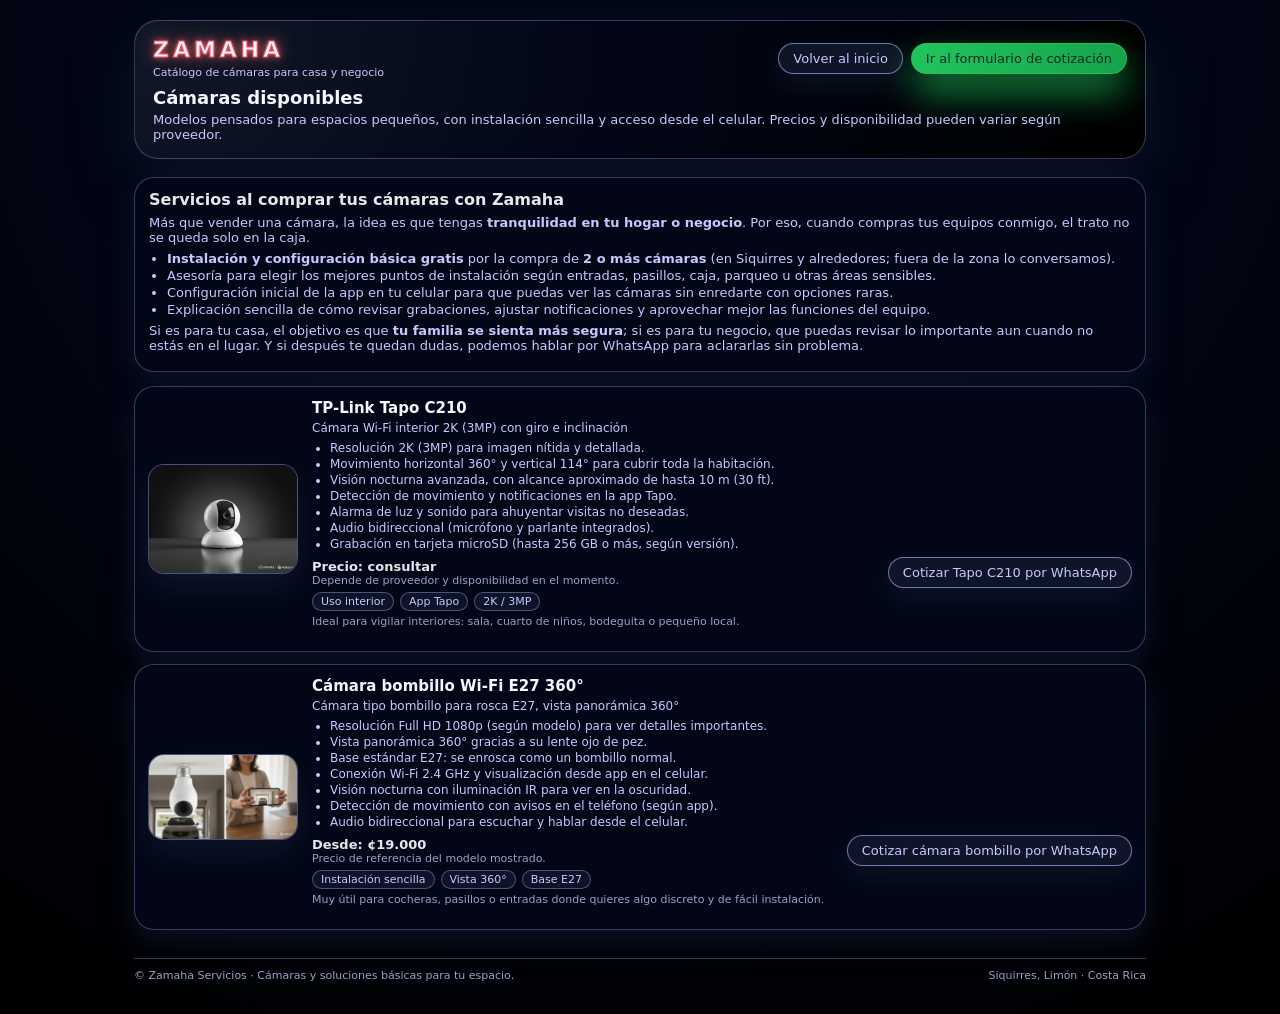
<file: camaras.html>
<!DOCTYPE html>
<html lang="es">
<head>
  <meta charset="UTF-8" />
  <title>Zamaha - Catálogo de cámaras</title>
  <meta name="viewport" content="width=device-width, initial-scale=1.0" />
  <link rel="icon" href="zamaha-logo.png" type="image/png" />
  <style>
    :root {
      --bg-main: #050816;
      --bg-card: #0c1224;
      --accent: #00c853;
      --accent-soft: rgba(0, 200, 83, 0.15);
      --accent-strong: #00e676;
      --text-main: #f5f7ff;
      --text-soft: #c4c9ff;
      --text-muted: #9aa0c6;
      --border-soft: rgba(255, 255, 255, 0.08);
      --radius-lg: 22px;
      --radius-md: 16px;
      --shadow-soft: 0 18px 40px rgba(15, 23, 42, 0.9);
    }

    * { box-sizing: border-box; }

    body {
      margin: 0;
      min-height: 100vh;
      font-family: system-ui, -apple-system, BlinkMacSystemFont, "SF Pro Text",
        "Segoe UI", sans-serif;
      background: radial-gradient(circle at top, #020617 0, #020617 40%, #000 100%);
      color: var(--text-main);
      -webkit-font-smoothing: antialiased;
      color-scheme: dark;
    }

    .page-shell {
      max-width: 1040px;
      margin: 0 auto;
      padding: 20px 14px 32px;
      display: flex;
      flex-direction: column;
      gap: 18px;
    }

    header {
      border-radius: 24px;
      padding: 16px 18px;
      background: radial-gradient(circle at top left, #111827 0, #020617 45%, #000 100%);
      border: 1px solid rgba(148, 163, 231, 0.35);
      box-shadow: 0 22px 60px rgba(15, 23, 42, 0.8);
    }

    .header-top {
      display: flex;
      justify-content: space-between;
      align-items: center;
      gap: 10px;
      margin-bottom: 8px;
      flex-wrap: wrap;
    }

    .brand {
      display: flex;
      flex-direction: column;
      gap: 4px;
    }

    .brand-title {
      font-size: 22px;
      letter-spacing: 0.18em;
      text-transform: uppercase;
      font-weight: 800;
      -webkit-text-stroke: 1px #ff4b5c;
      text-shadow:
        0 0 6px rgba(248, 113, 113, 0.9),
        0 0 18px rgba(248, 113, 113, 0.75);
    }

    .brand-sub {
      font-size: 11px;
      color: var(--text-soft);
    }

    .header-actions {
      display: flex;
      gap: 8px;
      flex-wrap: wrap;
      align-items: center;
    }

    .btn {
      display: inline-flex;
      align-items: center;
      justify-content: center;
      gap: 6px;
      padding: 7px 14px;
      border-radius: 999px;
      border: 1px solid rgba(148, 163, 231, 0.65);
      background: rgba(15, 23, 42, 0.95);
      color: var(--text-main);
      font-size: 13px;
      cursor: pointer;
      text-decoration: none;
      transition:
        background 0.12s ease,
        border-color 0.12s ease,
        transform 0.08s ease,
        box-shadow 0.12s ease;
      box-shadow: 0 10px 28px rgba(15, 23, 42, 0.85);
    }

    .btn-primary {
      background: radial-gradient(circle at top left, #22c55e, #16a34a);
      color: #022c22;
      border-color: rgba(34, 197, 94, 0.9);
      box-shadow: 0 18px 36px rgba(22, 163, 74, 0.85);
    }

    .btn-primary:hover {
      filter: brightness(1.06);
      transform: translateY(-1px);
    }

    .btn-secondary {
      background: rgba(15, 23, 42, 0.95);
      color: var(--text-soft);
      border-color: rgba(148, 163, 231, 0.7);
    }

    .btn-secondary:hover {
      background: radial-gradient(circle at top, rgba(15, 23, 42, 0.9), #020617);
      transform: translateY(-1px);
    }

    .section-title {
      font-size: 18px;
      margin: 4px 0;
    }

    .section-subtitle {
      font-size: 13px;
      color: var(--text-soft);
      margin: 0;
    }

    main {
      display: grid;
      grid-template-columns: minmax(0, 1fr);
      gap: 14px;
    }

    /* NUEVA SECCIÓN DE SERVICIOS (EXPLICACIÓN) */
    .services-info {
      border-radius: 20px;
      padding: 12px 14px;
      background: radial-gradient(circle at top left, #020617, #020617 60%, #020617);
      border: 1px solid rgba(148, 163, 231, 0.35);
      box-shadow: 0 10px 30px rgba(15, 23, 42, 0.8);
      font-size: 13px;
      color: var(--text-soft);
    }

    .services-info h2 {
      font-size: 16px;
      margin: 0 0 6px;
      color: #e5e7eb;
    }

    .services-info p {
      margin: 0 0 6px;
    }

    .services-info ul {
      margin: 0 0 6px;
      padding-left: 18px;
    }

    .services-info li + li {
      margin-top: 2px;
    }

    .camera-list {
      display: grid;
      grid-template-columns: minmax(0, 1fr);
      gap: 12px;
    }

    .camera-card {
      border-radius: 20px;
      padding: 12px 13px;
      background: radial-gradient(circle at top left, #020617, #020617 60%, #020617);
      border: 1px solid rgba(148, 163, 231, 0.35);
      box-shadow: 0 10px 30px rgba(15, 23, 42, 0.8);
    }

    .camera-layout {
      display: grid;
      grid-template-columns: 150px minmax(0, 1fr);
      gap: 14px;
      align-items: center;
    }

    .camera-image-wrapper {
      border-radius: 16px;
      border: 1px solid rgba(148, 163, 231, 0.45);
      background: radial-gradient(circle at top left, rgba(15, 23, 42, 0.98), #020617);
      overflow: hidden;
      box-shadow: 0 14px 32px rgba(15, 23, 42, 0.9);
    }

    .camera-image {
      width: 100%;
      height: 100%;
      max-height: 160px;
      object-fit: cover;
      display: block;
    }

    .camera-name {
      font-size: 15px;
      margin: 0 0 4px;
    }

    .camera-model {
      font-size: 12px;
      color: var(--text-soft);
      margin: 0 0 6px;
    }

    .camera-specs {
      margin: 0 0 6px;
      padding-left: 18px;
      font-size: 12px;
      color: var(--text-soft);
    }

    .camera-specs li + li {
      margin-top: 2px;
    }

    .camera-footer {
      display: flex;
      flex-wrap: wrap;
      gap: 8px;
      align-items: center;
      justify-content: space-between;
      margin-top: 4px;
    }

    .camera-price {
      font-size: 13px;
      color: #e5e7eb;
    }

    .camera-price span {
      display: block;
      font-size: 11px;
      color: var(--text-muted);
    }

    .camera-tags {
      margin-top: 4px;
      display: flex;
      flex-wrap: wrap;
      gap: 6px;
      font-size: 11px;
      color: var(--text-soft);
    }

    .camera-tag {
      padding: 2px 8px;
      border-radius: 999px;
      border: 1px solid rgba(148, 163, 231, 0.45);
      background: rgba(15, 23, 42, 0.9);
    }

    .note {
      font-size: 11px;
      color: var(--text-muted);
      margin-top: 4px;
    }

    footer {
      margin-top: 10px;
      padding-top: 10px;
      border-top: 1px solid rgba(148, 163, 231, 0.35);
      font-size: 11px;
      color: var(--text-muted);
      display: flex;
      justify-content: space-between;
      gap: 8px;
      flex-wrap: wrap;
    }

    @media (max-width: 720px) {
      .camera-layout {
        grid-template-columns: minmax(0, 1fr);
      }
    }
  </style>
</head>
<body>
  <div class="page-shell">
    <header>
      <div class="header-top">
        <div class="brand">
          <div class="brand-title">ZAMAHA</div>
          <div class="brand-sub">Catálogo de cámaras para casa y negocio</div>
        </div>
        <div class="header-actions">
          <a href="index.html" class="btn btn-secondary">Volver al inicio</a>
          <a href="index.html#contacto" class="btn btn-primary">Ir al formulario de cotización</a>
        </div>
      </div>
      <h1 class="section-title">Cámaras disponibles</h1>
      <p class="section-subtitle">
        Modelos pensados para espacios pequeños, con instalación sencilla y acceso
        desde el celular. Precios y disponibilidad pueden variar según proveedor.
      </p>
    </header>

    <main>
      <!-- EXPLICACIÓN DE SERVICIOS DE CÁMARAS -->
      <section class="services-info">
        <h2>Servicios al comprar tus cámaras con Zamaha</h2>
        <p>
          Más que vender una cámara, la idea es que tengas <strong>tranquilidad en tu hogar o negocio</strong>.
          Por eso, cuando compras tus equipos conmigo, el trato no se queda solo en la caja.
        </p>
        <ul>
          <li>
            <strong>Instalación y configuración básica gratis</strong> por la compra de
            <strong>2 o más cámaras</strong> (en Siquirres y alrededores; fuera de la zona lo conversamos).
          </li>
          <li>
            Asesoría para elegir los mejores puntos de instalación según entradas, pasillos,
            caja, parqueo u otras áreas sensibles.
          </li>
          <li>
            Configuración inicial de la app en tu celular para que puedas ver las cámaras
            sin enredarte con opciones raras.
          </li>
          <li>
            Explicación sencilla de cómo revisar grabaciones, ajustar notificaciones
            y aprovechar mejor las funciones del equipo.
          </li>
        </ul>
        <p>
          Si es para tu casa, el objetivo es que <strong>tu familia se sienta más segura</strong>;
          si es para tu negocio, que puedas revisar lo importante aun cuando no estás en el lugar.
          Y si después te quedan dudas, podemos hablar por WhatsApp para aclararlas sin problema.
        </p>
      </section>

      <section class="camera-list">
        <!-- TAPO C210 -->
        <article class="camera-card">
          <div class="camera-layout">
            <div class="camera-image-wrapper">
              <img src="tapo-c210.jpg" alt="Cámara Wi-Fi TP-Link Tapo C210"
                   class="camera-image" />
            </div>
            <div>
              <h2 class="camera-name">TP-Link Tapo C210</h2>
              <p class="camera-model">Cámara Wi-Fi interior 2K (3MP) con giro e inclinación</p>
              <ul class="camera-specs">
                <li>Resolución 2K (3MP) para imagen nítida y detallada.</li>
                <li>Movimiento horizontal 360° y vertical 114° para cubrir toda la habitación.</li>
                <li>Visión nocturna avanzada, con alcance aproximado de hasta 10 m (30 ft).</li>
                <li>Detección de movimiento y notificaciones en la app Tapo.</li>
                <li>Alarma de luz y sonido para ahuyentar visitas no deseadas.</li>
                <li>Audio bidireccional (micrófono y parlante integrados).</li>
                <li>Grabación en tarjeta microSD (hasta 256 GB o más, según versión).</li>
              </ul>
              <div class="camera-footer">
                <div class="camera-price">
                  <strong>Precio: consultar</strong>
                  <span>Depende de proveedor y disponibilidad en el momento.</span>
                </div>
                <a
                  class="btn btn-secondary"
                  href="https://wa.me/50664305227?text=Hola%2C%20me%20gustar%C3%ADa%20cotizar%20la%20c%C3%A1mara%20TP-Link%20Tapo%20C210."
                  target="_blank" rel="noopener noreferrer">
                  Cotizar Tapo C210 por WhatsApp
                </a>
              </div>
              <div class="camera-tags">
                <span class="camera-tag">Uso interior</span>
                <span class="camera-tag">App Tapo</span>
                <span class="camera-tag">2K / 3MP</span>
              </div>
              <p class="note">
                Ideal para vigilar interiores: sala, cuarto de niños, bodeguita o pequeño local.
              </p>
            </div>
          </div>
        </article>

        <!-- CÁMARA BOMBILLO E27 360° -->
        <article class="camera-card">
          <div class="camera-layout">
            <div class="camera-image-wrapper">
              <img src="camara-bombillo-e27-split.png"
                   alt="Cámara bombillo Wi-Fi E27 360°"
                   class="camera-image" />
            </div>
            <div>
              <h2 class="camera-name">Cámara bombillo Wi-Fi E27 360°</h2>
              <p class="camera-model">Cámara tipo bombillo para rosca E27, vista panorámica 360°</p>
              <ul class="camera-specs">
                <li>Resolución Full HD 1080p (según modelo) para ver detalles importantes.</li>
                <li>Vista panorámica 360° gracias a su lente ojo de pez.</li>
                <li>Base estándar E27: se enrosca como un bombillo normal.</li>
                <li>Conexión Wi-Fi 2.4 GHz y visualización desde app en el celular.</li>
                <li>Visión nocturna con iluminación IR para ver en la oscuridad.</li>
                <li>Detección de movimiento con avisos en el teléfono (según app).</li>
                <li>Audio bidireccional para escuchar y hablar desde el celular.</li>
              </ul>
              <div class="camera-footer">
                <div class="camera-price">
                  <strong>Desde: ¢19.000</strong>
                  <span>Precio de referencia del modelo mostrado.</span>
                </div>
                <a
                  class="btn btn-secondary"
                  href="https://wa.me/50664305227?text=Hola%2C%20me%20gustar%C3%ADa%20cotizar%20la%20c%C3%A1mara%20bombillo%20WiFi%20E27%20360%C2%B0."
                  target="_blank" rel="noopener noreferrer">
                  Cotizar cámara bombillo por WhatsApp
                </a>
              </div>
              <div class="camera-tags">
                <span class="camera-tag">Instalación sencilla</span>
                <span class="camera-tag">Vista 360°</span>
                <span class="camera-tag">Base E27</span>
              </div>
              <p class="note">
                Muy útil para cocheras, pasillos o entradas donde quieres algo discreto
                y de fácil instalación.
              </p>
            </div>
          </div>
        </article>
      </section>
    </main>

    <footer>
      <span>© Zamaha Servicios · Cámaras y soluciones básicas para tu espacio.</span>
      <span>Siquirres, Limón · Costa Rica</span>
    </footer>
  </div>
</body>
</html>
</file>
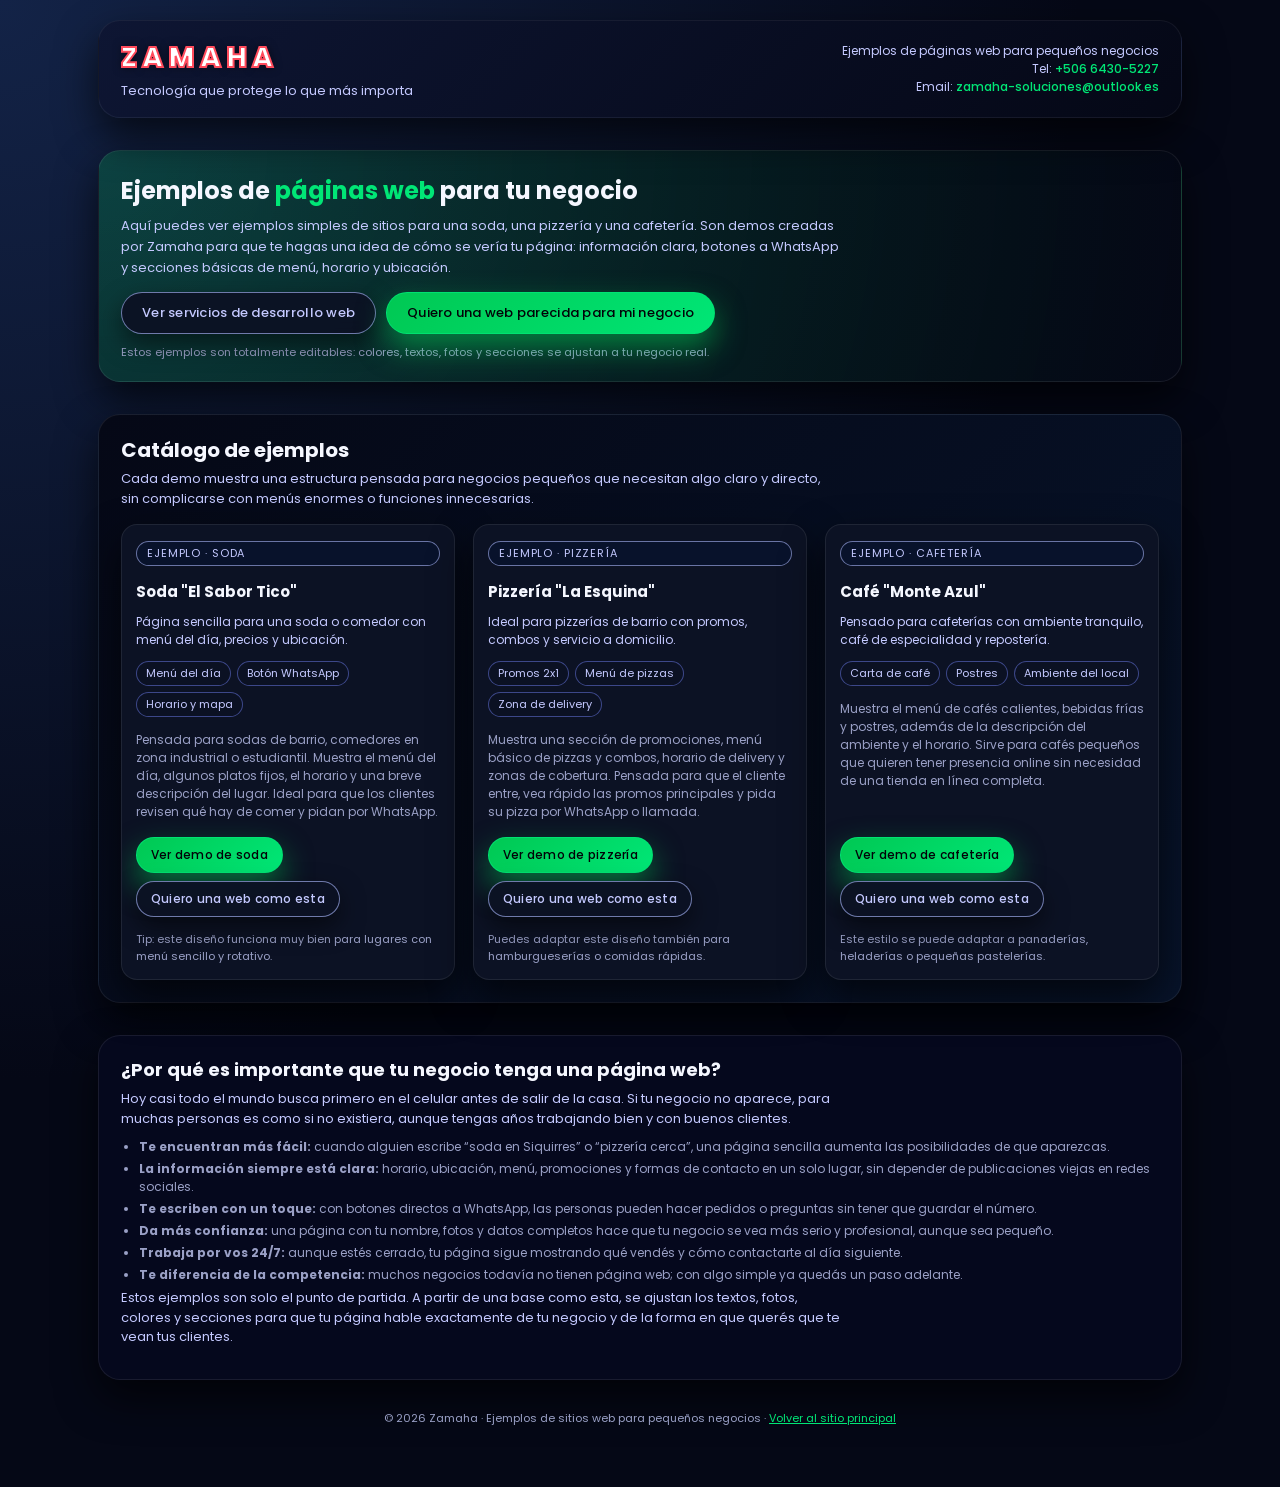
<file: ejemplos-web.html>
<!DOCTYPE html>
<html lang="es">
<head>
  <meta charset="UTF-8" />
  <title>Zamaha | Ejemplos de páginas web</title>
  <meta name="viewport" content="width=device-width, initial-scale=1" />
  <meta name="description" content="Ejemplos de páginas web sencillas para negocios como sodas, pizzerías y cafeterías, diseñadas por Zamaha en Costa Rica." />
  <link rel="preconnect" href="https://fonts.googleapis.com">
  <link rel="preconnect" href="https://fonts.gstatic.com" crossorigin>
  <link href="https://fonts.googleapis.com/css2?family=Poppins:wght@300;400;500;600;700;800&display=swap" rel="stylesheet">
  <link rel="icon" href="zamaha-logo.png" type="image/png" />

  <style>
    :root {
      --bg-main: #050816;
      --bg-card: #0c1224;
      --accent: #00c853;
      --accent-soft: rgba(0, 200, 83, 0.15);
      --accent-strong: #00e676;
      --text-main: #f5f7ff;
      --text-soft: #c4c9ff;
      --text-muted: #9aa0c6;
      --brand-red: #ff4b5c;
      --border-soft: rgba(255, 255, 255, 0.08);
      --radius-lg: 22px;
      --radius-md: 16px;
      --radius-pill: 999px;
      --shadow-soft: 0 18px 40px rgba(0, 0, 0, 0.65);
      --shadow-pill: 0 10px 30px rgba(0, 0, 0, 0.55);
    }

    * {
      box-sizing: border-box;
      margin: 0;
      padding: 0;
    }

    body {
      font-family: "Poppins", system-ui, -apple-system, BlinkMacSystemFont, "Segoe UI", sans-serif;
      background: radial-gradient(circle at top left, #132347, #050816 55%);
      color: var(--text-main);
      min-height: 100vh;
    }

    a {
      color: inherit;
      text-decoration: none;
    }

    .page {
      max-width: 1120px;
      margin: 0 auto;
      padding: 20px 18px 60px;
    }

    header {
      display: flex;
      justify-content: space-between;
      align-items: center;
      gap: 24px;
      padding: 16px 22px;
      border-radius: var(--radius-lg);
      background: linear-gradient(135deg, rgba(14, 22, 51, 0.98), rgba(5, 8, 22, 0.95));
      border: 1px solid rgba(255, 255, 255, 0.06);
      box-shadow: var(--shadow-soft);
      margin-bottom: 32px;
      position: sticky;
      top: 10px;
      z-index: 1200;
    }

    .brand {
      display: flex;
      flex-direction: column;
      gap: 2px;
    }

    .brand-title {
      font-size: 28px;
      letter-spacing: 0.18em;
      font-weight: 800;
      text-transform: uppercase;
      color: #ffffff;
      -webkit-text-stroke: 2px var(--brand-red);
      text-shadow: 0 0 10px rgba(0, 0, 0, 0.65);
    }

    .brand-tagline {
      font-size: 13px;
      color: var(--text-soft);
    }

    .header-contact {
      text-align: right;
      font-size: 12px;
      color: var(--text-soft);
    }

    .header-contact a {
      color: var(--accent-strong);
      font-weight: 500;
    }

    main {
      display: flex;
      flex-direction: column;
      gap: 32px;
    }

    /* BOTONES */

    .btn {
      position: relative;
      padding: 10px 20px;
      border-radius: var(--radius-pill);
      border: 1px solid transparent;
      font-size: 13px;
      font-weight: 500;
      cursor: pointer;
      display: inline-flex;
      align-items: center;
      justify-content: center;
      gap: 7px;
      letter-spacing: 0.02em;
      white-space: nowrap;
      background: transparent;
      color: var(--text-main);
      transition:
        background 0.16s ease,
        border-color 0.16s ease,
        box-shadow 0.16s ease,
        transform 0.12s ease;
      overflow: hidden;
    }

    .btn::before {
      content: "";
      position: absolute;
      inset: 0;
      background: radial-gradient(circle at 0 0, rgba(255, 255, 255, 0.24), transparent 60%);
      opacity: 0;
      pointer-events: none;
      transition: opacity 0.18s ease;
    }

    .btn:hover::before {
      opacity: 1;
    }

    .btn-primary {
      background: linear-gradient(135deg, var(--accent), var(--accent-strong));
      color: #020308;
      border-color: rgba(0, 230, 118, 0.8);
      box-shadow: 0 14px 30px rgba(0, 200, 83, 0.55);
    }

    .btn-primary:hover {
      transform: translateY(-1px);
      box-shadow: 0 18px 40px rgba(0, 200, 83, 0.65);
    }

    .btn-secondary {
      background: rgba(12, 18, 36, 0.96);
      color: var(--text-soft);
      border-color: rgba(129, 140, 196, 0.85);
      box-shadow: 0 10px 24px rgba(0, 0, 0, 0.5);
      backdrop-filter: blur(6px);
    }

    .btn-secondary:hover {
      background: rgba(20, 28, 60, 0.98);
      border-color: rgba(164, 173, 227, 1);
      transform: translateY(-1px);
    }

    .btn-small {
      font-size: 12px;
      padding: 8px 14px;
    }

    /* HERO */

    .hero {
      padding: 22px 22px 20px;
      border-radius: var(--radius-lg);
      background: radial-gradient(circle at top left, rgba(0, 200, 83, 0.22), rgba(5, 8, 22, 0.98));
      border: 1px solid var(--border-soft);
      box-shadow: var(--shadow-soft);
    }

    .hero h1 {
      font-size: 24px;
      margin-bottom: 8px;
    }

    .hero h1 span {
      color: var(--accent-strong);
    }

    .hero p {
      font-size: 13px;
      color: var(--text-soft);
      max-width: 720px;
      line-height: 1.6;
      margin-bottom: 14px;
    }

    .hero-actions {
      display: flex;
      flex-wrap: wrap;
      gap: 10px;
      align-items: center;
    }

    .hero-note {
      font-size: 11px;
      color: var(--text-muted);
    }

    /* GRID DE EJEMPLOS */

    .examples-section {
      padding: 20px 22px 22px;
      border-radius: var(--radius-lg);
      background: linear-gradient(135deg, #050816, #07132a);
      border: 1px solid var(--border-soft);
      box-shadow: var(--shadow-soft);
    }

    .examples-header {
      margin-bottom: 16px;
    }

    .examples-header h2 {
      font-size: 20px;
      margin-bottom: 4px;
    }

    .examples-header p {
      font-size: 13px;
      color: var(--text-soft);
      max-width: 700px;
      line-height: 1.5;
    }

    .examples-grid {
      display: grid;
      grid-template-columns: repeat(3, minmax(0, 1fr));
      gap: 18px;
    }

    @media (max-width: 960px) {
      .examples-grid {
        grid-template-columns: repeat(2, minmax(0, 1fr));
      }
    }

    @media (max-width: 640px) {
      .examples-grid {
        grid-template-columns: minmax(0, 1fr);
      }
    }

    .example-card {
      border-radius: var(--radius-md);
      background: var(--bg-card);
      border: 1px solid var(--border-soft);
      padding: 16px 14px 14px;
      box-shadow: var(--shadow-soft);
      display: flex;
      flex-direction: column;
      gap: 10px;
      position: relative;
      overflow: hidden;
    }

    .example-pill {
      display: inline-flex;
      align-items: center;
      gap: 6px;
      padding: 3px 10px;
      border-radius: var(--radius-pill);
      font-size: 11px;
      letter-spacing: 0.08em;
      text-transform: uppercase;
      border: 1px solid rgba(129, 140, 196, 0.8);
      color: var(--text-soft);
      background: rgba(9, 19, 44, 0.98);
    }

    .example-title {
      font-size: 15px;
      margin-top: 4px;
    }

    .example-subtitle {
      font-size: 12px;
      color: var(--text-soft);
    }

    .example-tags {
      display: flex;
      flex-wrap: wrap;
      gap: 6px;
      margin: 2px 0 4px;
    }

    .example-tag {
      font-size: 11px;
      padding: 3px 9px;
      border-radius: var(--radius-pill);
      background: rgba(12, 18, 36, 0.96);
      border: 1px solid rgba(82, 94, 181, 0.7);
      color: var(--text-soft);
    }

    .example-body {
      font-size: 12px;
      color: var(--text-muted);
      line-height: 1.5;
      flex: 1;
    }

    .example-actions {
      display: flex;
      flex-wrap: wrap;
      gap: 8px;
      margin-top: 6px;
    }

    .example-footer-note {
      font-size: 11px;
      color: var(--text-muted);
      margin-top: 4px;
    }

    /* SECCIÓN "CÓMO FUNCIONA" */

    .how-section {
      padding: 20px 22px 22px;
      border-radius: var(--radius-lg);
      background: rgba(6, 9, 30, 0.98);
      border: 1px solid var(--border-soft);
      box-shadow: var(--shadow-soft);
    }

    .how-section h2 {
      font-size: 18px;
      margin-bottom: 6px;
    }

    .how-section p {
      font-size: 13px;
      color: var(--text-soft);
      max-width: 720px;
      margin-bottom: 10px;
      line-height: 1.5;
    }

    .how-list {
      font-size: 12px;
      color: var(--text-muted);
      padding-left: 18px;
    }

    .how-list li {
      margin-bottom: 4px;
    }

    footer {
      margin-top: 30px;
      font-size: 11px;
      color: var(--text-muted);
      text-align: center;
    }

    footer a {
      color: var(--accent-strong);
      text-decoration: underline;
    }

    /* RESPONSIVE HEADER */

    @media (max-width: 880px) {
      header {
        flex-direction: column;
        align-items: flex-start;
      }

      .header-contact {
        text-align: left;
      }

      .hero {
        padding: 18px 16px 18px;
      }

      .examples-section,
      .how-section {
        padding: 18px 16px 18px;
      }
    }
  </style>
</head>
<body>
  <div class="page">
    <header>
      <div class="brand">
        <div class="brand-title">ZAMAHA</div>
        <div class="brand-tagline">Tecnología que protege lo que más importa</div>
      </div>
      <div class="header-contact">
        <div>Ejemplos de páginas web para pequeños negocios</div>
        <div>Tel: <a href="tel:+50664305227">+506 6430-5227</a></div>
        <div>Email: <a href="mailto:zamaha-soluciones@outlook.es">zamaha-soluciones@outlook.es</a></div>
      </div>
    </header>

    <main>
      <!-- HERO -->
      <section class="hero">
        <h1>Ejemplos de <span>páginas web</span> para tu negocio</h1>
        <p>
          Aquí puedes ver ejemplos simples de sitios para una soda, una pizzería y una cafetería.
          Son demos creadas por Zamaha para que te hagas una idea de cómo se vería tu página:
          información clara, botones a WhatsApp y secciones básicas de menú, horario y ubicación.
        </p>
        <div class="hero-actions">
          <a href="index.html#servicios" class="btn btn-secondary">
            Ver servicios de desarrollo web
          </a>
          <a href="index.html#contacto" class="btn btn-primary">
            Quiero una web parecida para mi negocio
          </a>
          <span class="hero-note">
            Estos ejemplos son totalmente editables: colores, textos, fotos y secciones se ajustan a tu negocio real.
          </span>
        </div>
      </section>

      <!-- GRID DE EJEMPLOS -->
      <section class="examples-section">
        <div class="examples-header">
          <h2>Catálogo de ejemplos</h2>
          <p>
            Cada demo muestra una estructura pensada para negocios pequeños que necesitan algo claro y directo,
            sin complicarse con menús enormes o funciones innecesarias.
          </p>
        </div>

        <div class="examples-grid">
          <!-- SODA -->
          <article class="example-card">
            <div class="example-pill">Ejemplo · Soda</div>
            <h3 class="example-title">Soda "El Sabor Tico"</h3>
            <p class="example-subtitle">
              Página sencilla para una soda o comedor con menú del día, precios y ubicación.
            </p>
            <div class="example-tags">
              <span class="example-tag">Menú del día</span>
              <span class="example-tag">Botón WhatsApp</span>
              <span class="example-tag">Horario y mapa</span>
            </div>
            <p class="example-body">
              Pensada para sodas de barrio, comedores en zona industrial o estudiantil. 
              Muestra el menú del día, algunos platos fijos, el horario y una breve descripción del lugar.
              Ideal para que los clientes revisen qué hay de comer y pidan por WhatsApp.
            </p>
            <div class="example-actions">
              <a href="soda.html" class="btn btn-primary btn-small" target="_blank" rel="noopener">
                Ver demo de soda
              </a>
              <a href="index.html#contacto" class="btn btn-secondary btn-small">
                Quiero una web como esta
              </a>
            </div>
            <div class="example-footer-note">
              Tip: este diseño funciona muy bien para lugares con menú sencillo y rotativo.
            </div>
          </article>

          <!-- PIZZERÍA -->
          <article class="example-card">
            <div class="example-pill">Ejemplo · Pizzería</div>
            <h3 class="example-title">Pizzería "La Esquina"</h3>
            <p class="example-subtitle">
              Ideal para pizzerías de barrio con promos, combos y servicio a domicilio.
            </p>
            <div class="example-tags">
              <span class="example-tag">Promos 2x1</span>
              <span class="example-tag">Menú de pizzas</span>
              <span class="example-tag">Zona de delivery</span>
            </div>
            <p class="example-body">
              Muestra una sección de promociones, menú básico de pizzas y combos, 
              horario de delivery y zonas de cobertura. Pensada para que el cliente entre,
              vea rápido las promos principales y pida su pizza por WhatsApp o llamada.
            </p>
            <div class="example-actions">
              <a href="pizzeria.html" class="btn btn-primary btn-small" target="_blank" rel="noopener">
                Ver demo de pizzería
              </a>
              <a href="index.html#contacto" class="btn btn-secondary btn-small">
                Quiero una web como esta
              </a>
            </div>
            <div class="example-footer-note">
              Puedes adaptar este diseño también para hamburgueserías o comidas rápidas.
            </div>
          </article>

          <!-- CAFETERÍA -->
          <article class="example-card">
            <div class="example-pill">Ejemplo · Cafetería</div>
            <h3 class="example-title">Café "Monte Azul"</h3>
            <p class="example-subtitle">
              Pensado para cafeterías con ambiente tranquilo, café de especialidad y repostería.
            </p>
            <div class="example-tags">
              <span class="example-tag">Carta de café</span>
              <span class="example-tag">Postres</span>
              <span class="example-tag">Ambiente del local</span>
            </div>
            <p class="example-body">
              Muestra el menú de cafés calientes, bebidas frías y postres, además de la descripción
              del ambiente y el horario. Sirve para cafés pequeños que quieren tener presencia online 
              sin necesidad de una tienda en línea completa.
            </p>
            <div class="example-actions">
              <a href="cafeteria.html" class="btn btn-primary btn-small" target="_blank" rel="noopener">
                Ver demo de cafetería
              </a>
              <a href="index.html#contacto" class="btn btn-secondary btn-small">
                Quiero una web como esta
              </a>
            </div>
            <div class="example-footer-note">
              Este estilo se puede adaptar a panaderías, heladerías o pequeñas pastelerías.
            </div>
          </article>
        </div>
      </section>

      <!-- POR QUÉ IMPORTA TENER WEB -->
      <section class="how-section">
        <h2>¿Por qué es importante que tu negocio tenga una página web?</h2>
        <p>
          Hoy casi todo el mundo busca primero en el celular antes de salir de la casa.
          Si tu negocio no aparece, para muchas personas es como si no existiera, aunque
          tengas años trabajando bien y con buenos clientes.
        </p>
        <ul class="how-list">
          <li>
            <strong>Te encuentran más fácil:</strong> cuando alguien escribe “soda en Siquirres”
            o “pizzería cerca”, una página sencilla aumenta las posibilidades de que aparezcas.
          </li>
          <li>
            <strong>La información siempre está clara:</strong> horario, ubicación, menú,
            promociones y formas de contacto en un solo lugar, sin depender de publicaciones viejas
            en redes sociales.
          </li>
          <li>
            <strong>Te escriben con un toque:</strong> con botones directos a WhatsApp,
            las personas pueden hacer pedidos o preguntas sin tener que guardar el número.
          </li>
          <li>
            <strong>Da más confianza:</strong> una página con tu nombre, fotos y datos completos
            hace que tu negocio se vea más serio y profesional, aunque sea pequeño.
          </li>
          <li>
            <strong>Trabaja por vos 24/7:</strong> aunque estés cerrado, tu página sigue mostrando
            qué vendés y cómo contactarte al día siguiente.
          </li>
          <li>
            <strong>Te diferencia de la competencia:</strong> muchos negocios todavía no tienen
            página web; con algo simple ya quedás un paso adelante.
          </li>
        </ul>
        <p>
          Estos ejemplos son solo el punto de partida. A partir de una base como esta, se ajustan
          los textos, fotos, colores y secciones para que tu página hable exactamente de tu negocio
          y de la forma en que querés que te vean tus clientes.
        </p>
      </section>
    </main>

    <footer>
      © <span id="year"></span> Zamaha · Ejemplos de sitios web para pequeños negocios · 
      <a href="index.html">Volver al sitio principal</a>
    </footer>
  </div>

  <script>
    // Año dinámico
    document.getElementById('year').textContent = new Date().getFullYear();
  </script>
</body>
</html>
</file>
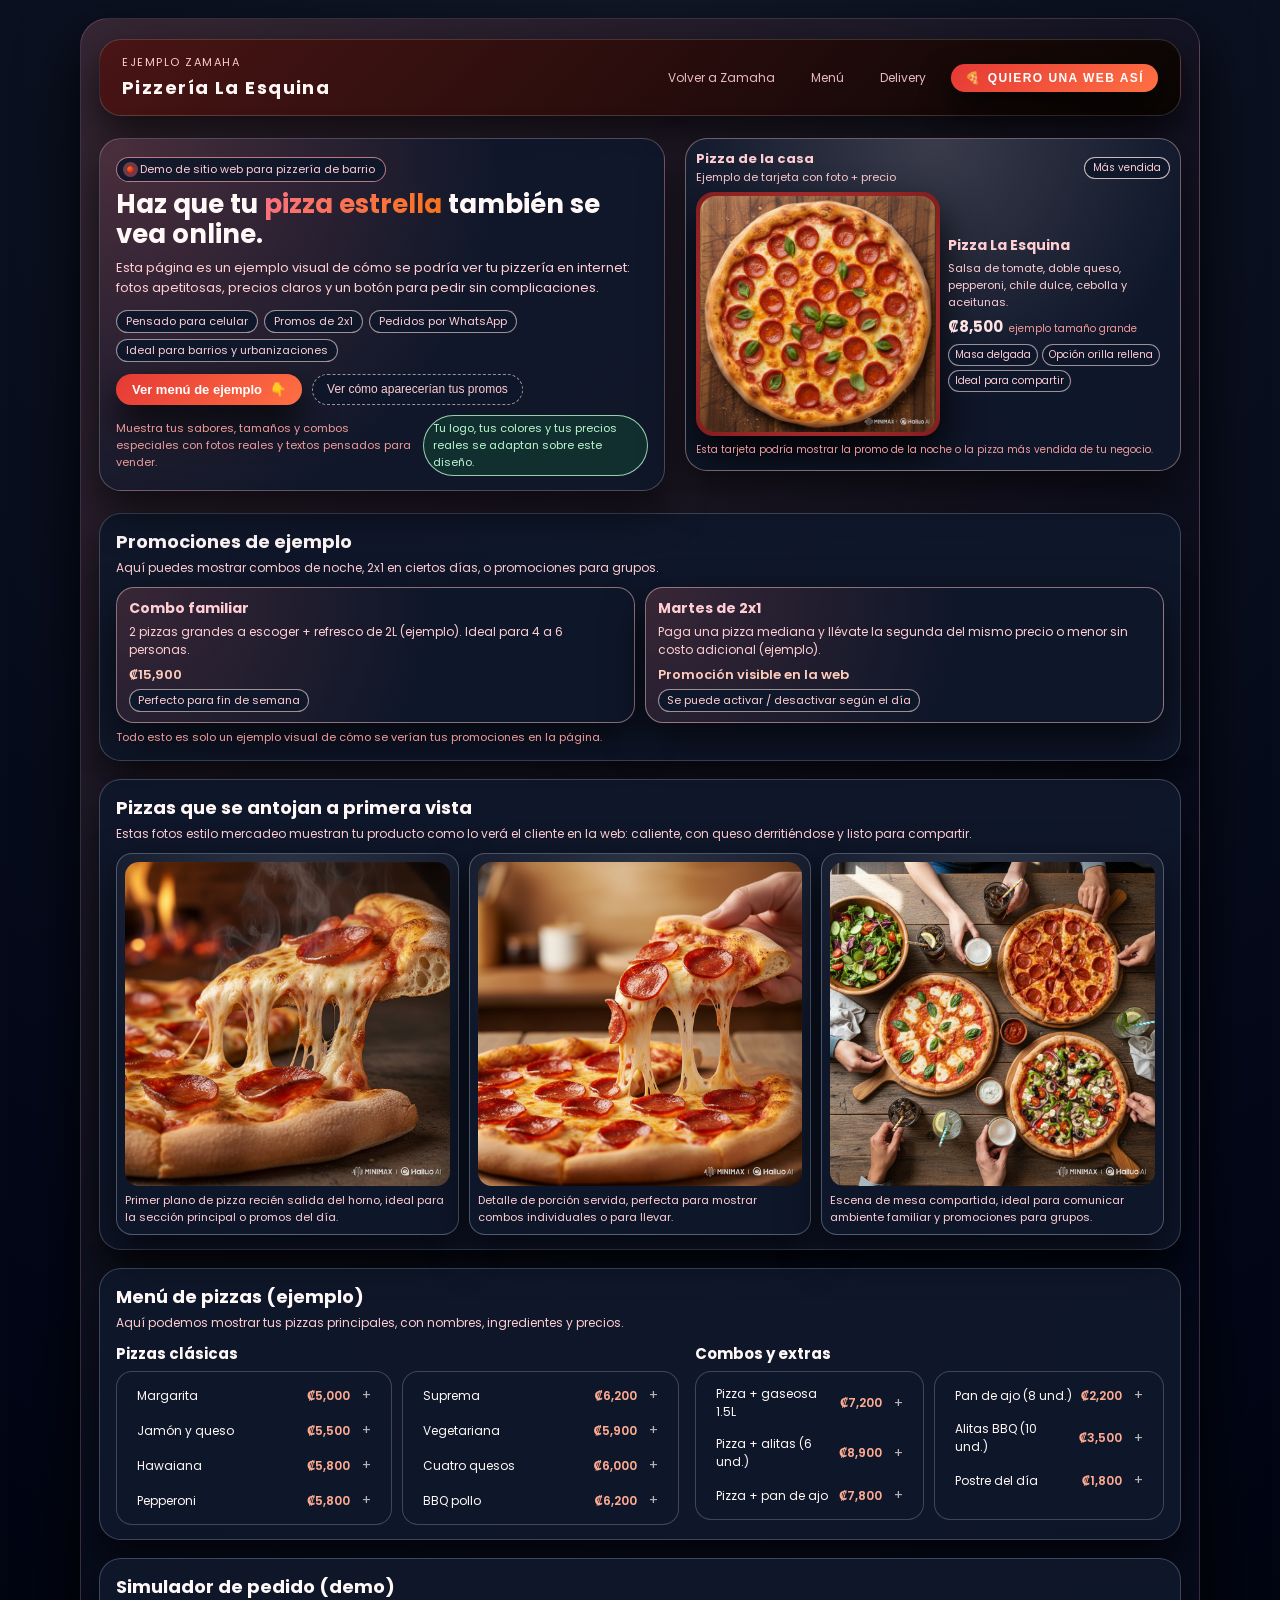
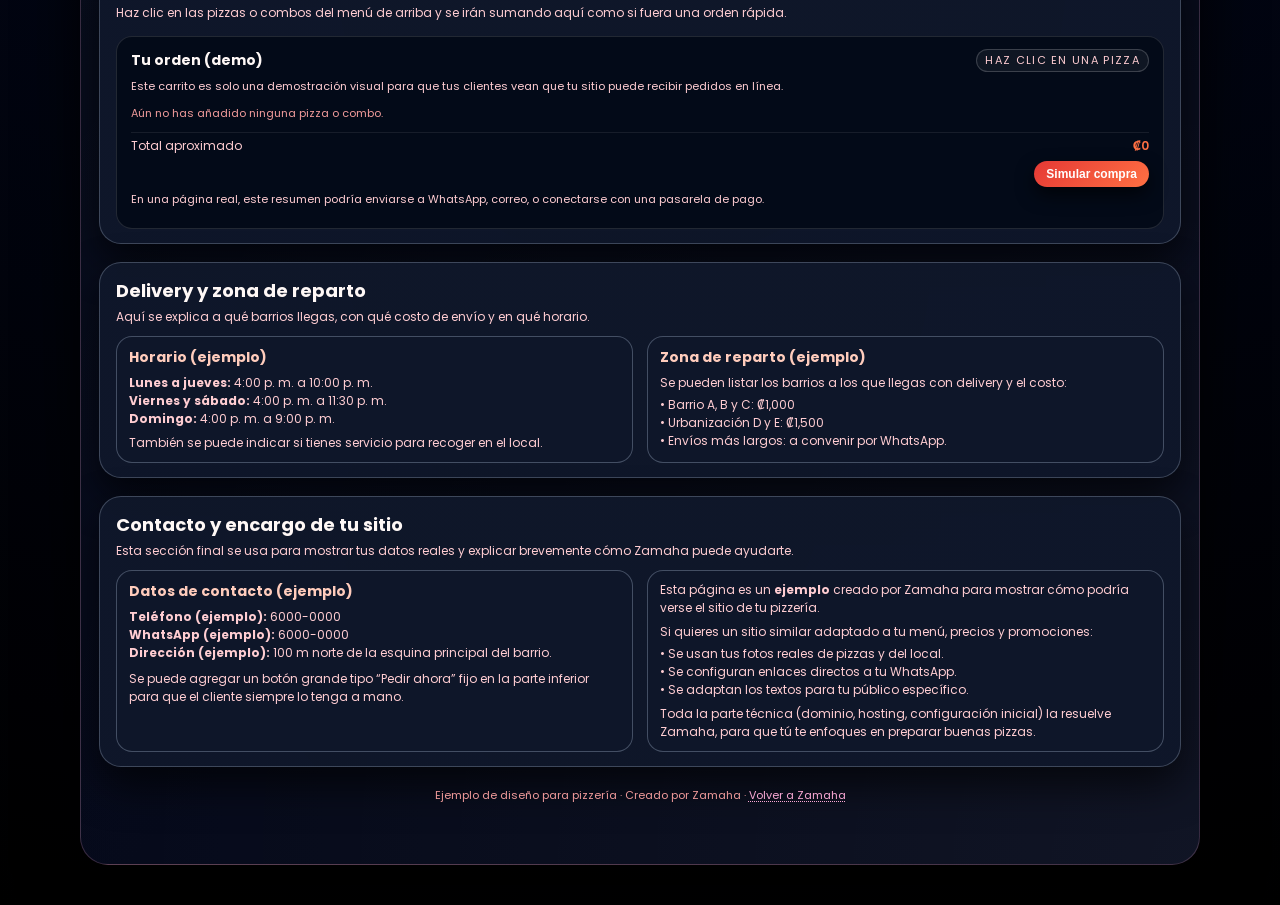
<file: pizzeria.html>
<!DOCTYPE html>
<html lang="es">
<head>
  <meta charset="UTF-8" />
  <title>Pizzería La Esquina | Ejemplo Zamaha</title>
  <meta name="viewport" content="width=device-width, initial-scale=1" />
  <meta name="description" content="Ejemplo de página web sencilla para una pizzería de barrio, diseñada por Zamaha.">
  <link rel="preconnect" href="https://fonts.googleapis.com">
  <link rel="preconnect" href="https://fonts.gstatic.com" crossorigin>
  <link href="https://fonts.googleapis.com/css2?family=Poppins:wght@300;400;500;600;700;800&display=swap" rel="stylesheet">
  <link rel="icon" href="zamaha-logo.png" type="image/png" />

  <style>
    :root {
      --bg-main: #050816;
      --bg-card: #0c1224;
      --accent: #ff7043;
      --accent-strong: #e53935;
      --text-main: #fff8f6;
      --text-soft: #ffcdd2;
      --text-muted: #ef9a9a;
      --border-soft: rgba(255, 255, 255, 0.12);
      --radius-lg: 22px;
      --radius-md: 16px;
      --radius-pill: 999px;
      --shadow-soft: 0 18px 40px rgba(0, 0, 0, 0.65);
    }

    * {
      box-sizing: border-box;
      margin: 0;
      padding: 0;
    }

    body {
      font-family: "Poppins", system-ui, -apple-system, BlinkMacSystemFont, "Segoe UI", sans-serif;
      background: radial-gradient(circle at top, #111827 0, #020617 55%, #000 100%);
      color: var(--text-main);
      min-height: 100vh;
      padding: 18px 12px 40px;
    }

    img {
      max-width: 100%;
      display: block;
    }

    a {
      color: inherit;
      text-decoration: none;
    }

    .page {
      max-width: 1120px;
      margin: 0 auto;
      padding: 20px 18px 60px;
      border-radius: 28px;
      background:
        radial-gradient(circle at top left, rgba(248, 113, 113, 0.16), transparent 55%),
        radial-gradient(circle at bottom right, rgba(248, 250, 252, 0.06), transparent 55%),
        linear-gradient(135deg, #111827, #020617 70%, #020617 100%);
      border: 1px solid rgba(249, 168, 212, 0.2);
      box-shadow: 0 24px 60px rgba(0, 0, 0, 0.9);
      position: relative;
      overflow: hidden;
    }

    header {
      padding: 14px 22px;
      border-radius: var(--radius-lg);
      background: linear-gradient(135deg, rgba(74, 20, 20, 0.96), rgba(10, 6, 4, 0.98));
      border: 1px solid rgba(255, 255, 255, 0.16);
      box-shadow: var(--shadow-soft);
      margin-bottom: 22px;
      display: flex;
      justify-content: space-between;
      gap: 18px;
      align-items: center;
    }

    .brand {
      display: flex;
      flex-direction: column;
      gap: 3px;
    }

    .brand span {
      font-size: 11px;
      color: var(--text-soft);
      text-transform: uppercase;
      letter-spacing: 0.14em;
    }

    .brand strong {
      font-size: 18px;
      letter-spacing: 0.08em;
    }

    nav {
      display: flex;
      align-items: center;
      gap: 14px;
      font-size: 12px;
    }

    nav a {
      padding: 6px 10px;
      border-radius: var(--radius-pill);
      border: 1px solid transparent;
      color: var(--text-soft);
      opacity: 0.9;
      transition: all 0.14s ease-out;
    }

    nav a:hover {
      border-color: rgba(248, 250, 252, 0.5);
      background: rgba(15, 23, 42, 0.9);
      color: #fff;
    }

    .nav-cta {
      padding: 7px 14px;
      border-radius: var(--radius-pill);
      border: none;
      background: linear-gradient(135deg, var(--accent-strong), var(--accent));
      color: #fff;
      font-size: 12px;
      font-weight: 600;
      letter-spacing: 0.12em;
      text-transform: uppercase;
      cursor: pointer;
      box-shadow: 0 14px 30px rgba(0, 0, 0, 0.85);
      display: inline-flex;
      align-items: center;
      gap: 6px;
    }

    /* HERO */

    .hero {
      display: grid;
      grid-template-columns: minmax(0, 1.2fr) minmax(0, 1.05fr);
      gap: 20px;
      margin-bottom: 22px;
    }

    .hero-left {
      background: radial-gradient(circle at top left, rgba(248, 113, 113, 0.26), transparent 60%),
                  linear-gradient(135deg, rgba(15, 23, 42, 0.96), rgba(15, 23, 42, 0.9));
      border-radius: var(--radius-lg);
      padding: 16px 16px 14px;
      border: 1px solid rgba(254, 226, 226, 0.25);
      box-shadow: var(--shadow-soft);
      position: relative;
      overflow: hidden;
    }

    .hero-pill {
      display: inline-flex;
      align-items: center;
      gap: 6px;
      padding: 3px 10px;
      border-radius: var(--radius-pill);
      border: 1px solid rgba(252, 165, 165, 0.7);
      background: rgba(15, 23, 42, 0.9);
      font-size: 11px;
      color: var(--text-soft);
      margin-bottom: 8px;
    }

    .hero-pill span.dot {
      width: 7px;
      height: 7px;
      border-radius: 999px;
      background: radial-gradient(circle at 30% 30%, #f97316, #dc2626 65%);
      box-shadow: 0 0 0 4px rgba(248, 113, 113, 0.4);
    }

    .hero-title {
      font-size: 26px;
      line-height: 1.15;
      margin-bottom: 8px;
    }

    .hero-title span {
      background: linear-gradient(120deg, #fb7185, #f97316);
      -webkit-background-clip: text;
      background-clip: text;
      color: transparent;
    }

    .hero-sub {
      font-size: 13px;
      color: var(--text-soft);
      margin-bottom: 12px;
    }

    .hero-tags {
      display: flex;
      flex-wrap: wrap;
      gap: 6px;
      margin-bottom: 12px;
    }

    .hero-tag {
      font-size: 11px;
      border-radius: var(--radius-pill);
      padding: 2px 9px;
      border: 1px solid rgba(254, 226, 226, 0.6);
      background: rgba(15, 23, 42, 0.96);
      color: var(--text-soft);
    }

    .hero-ctas {
      display: flex;
      flex-wrap: wrap;
      gap: 10px;
      margin-bottom: 10px;
    }

    .hero-cta-main {
      border: none;
      border-radius: var(--radius-pill);
      padding: 8px 16px;
      font-size: 13px;
      font-weight: 600;
      background: linear-gradient(135deg, var(--accent-strong), var(--accent));
      color: #fff;
      cursor: pointer;
      box-shadow: 0 18px 34px rgba(0, 0, 0, 0.85);
      display: inline-flex;
      align-items: center;
      gap: 8px;
    }

    .hero-cta-secondary {
      border-radius: var(--radius-pill);
      padding: 7px 14px;
      border: 1px dashed rgba(254, 226, 226, 0.6);
      background: rgba(15, 23, 42, 0.9);
      color: var(--text-soft);
      font-size: 12px;
      cursor: pointer;
    }

    .hero-footer {
      display: flex;
      justify-content: space-between;
      align-items: center;
      gap: 12px;
      font-size: 11px;
      color: var(--text-muted);
      margin-top: 8px;
    }

    .hero-highlight {
      font-size: 11px;
      border-radius: var(--radius-pill);
      padding: 4px 9px;
      border: 1px solid rgba(187, 247, 208, 0.8);
      background: rgba(22, 163, 74, 0.18);
      color: #bbf7d0;
    }

    .hero-right {
      position: relative;
    }

    .hero-card {
      border-radius: var(--radius-lg);
      padding: 10px 10px 12px;
      background: radial-gradient(circle at top, rgba(254, 226, 226, 0.18), transparent 65%),
                  radial-gradient(circle at bottom, rgba(15, 23, 42, 0.95), rgba(15, 23, 42, 1));
      border: 1px solid rgba(254, 202, 202, 0.4);
      box-shadow: var(--shadow-soft);
      overflow: hidden;
    }

    .hero-card-header {
      display: flex;
      justify-content: space-between;
      align-items: center;
      font-size: 11px;
      color: var(--text-soft);
      margin-bottom: 6px;
    }

    .hero-card-header strong {
      font-size: 13px;
    }

    .hero-badge {
      font-size: 10px;
      padding: 2px 8px;
      border-radius: var(--radius-pill);
      border: 1px solid rgba(254, 226, 226, 0.8);
      background: rgba(15, 23, 42, 0.96);
    }

    .hero-card-main {
      display: grid;
      grid-template-columns: minmax(0, 1.1fr) minmax(0, 1fr);
      gap: 8px;
      align-items: center;
    }

    .hero-photo {
      border-radius: 18px;
      background: radial-gradient(circle at center, #ef4444, #7f1d1d);
      padding: 4px;
      box-shadow: 0 20px 40px rgba(0, 0, 0, 0.9);
    }

    .hero-photo-inner {
      border-radius: 16px;
      overflow: hidden;
      background: #000;
    }

    .hero-card-info {
      font-size: 11px;
      color: var(--text-soft);
    }

    .hero-card-info h3 {
      font-size: 14px;
      margin-bottom: 4px;
    }

    .hero-prices {
      display: flex;
      align-items: baseline;
      gap: 6px;
      margin-top: 4px;
    }

    .hero-prices .main {
      font-size: 15px;
      font-weight: 700;
      color: #fee2e2;
    }

    .hero-prices .note {
      font-size: 10px;
      color: var(--text-muted);
    }

    .hero-tags-mini {
      display: flex;
      flex-wrap: wrap;
      gap: 4px;
      margin-top: 6px;
    }

    .hero-tag-mini {
      font-size: 10px;
      border-radius: var(--radius-pill);
      padding: 2px 6px;
      background: rgba(15, 23, 42, 0.96);
      border: 1px solid rgba(254, 226, 226, 0.6);
      color: var(--text-soft);
    }

    .hero-card-footer {
      margin-top: 6px;
      font-size: 10px;
      color: var(--text-muted);
    }

    /* SECCIONES GENERALES */

    main {
      margin-top: 4px;
    }

    .section-card {
      border-radius: var(--radius-lg);
      background: radial-gradient(circle at top, rgba(15, 23, 42, 0.98), rgba(15, 23, 42, 0.96));
      border: 1px solid rgba(148, 163, 184, 0.35);
      padding: 14px 16px 14px;
      margin-bottom: 18px;
      box-shadow: var(--shadow-soft);
    }

    .section-title {
      font-size: 18px;
      margin-bottom: 4px;
    }

    .section-sub {
      font-size: 12px;
      color: var(--text-soft);
      margin-bottom: 10px;
    }

    .two-cols {
      display: grid;
      grid-template-columns: minmax(0, 1.2fr) minmax(0, 1fr);
      gap: 16px;
      align-items: flex-start;
    }

    /* PROMOS */

    .promo-list {
      display: grid;
      grid-template-columns: minmax(0, 1.1fr) minmax(0, 1.1fr);
      gap: 10px;
      font-size: 12px;
      color: var(--text-soft);
    }

    .promo-card {
      border-radius: 18px;
      padding: 10px 12px;
      background: radial-gradient(circle at top left, rgba(248, 113, 113, 0.18), transparent 60%),
                  rgba(15, 23, 42, 0.98);
      border: 1px solid rgba(254, 202, 202, 0.5);
      box-shadow: var(--shadow-soft);
    }

    .promo-card h3 {
      font-size: 14px;
      margin-bottom: 4px;
    }

    .promo-pill {
      display: inline-block;
      margin-top: 4px;
      font-size: 11px;
      padding: 2px 8px;
      border-radius: var(--radius-pill);
      border: 1px solid rgba(254, 226, 226, 0.6);
      background: rgba(15, 23, 42, 0.96);
      color: var(--text-soft);
    }

    .promo-price {
      margin-top: 6px;
      font-size: 13px;
      font-weight: 600;
      color: #ffccbc;
    }

    .promo-note {
      font-size: 11px;
      color: var(--text-muted);
      margin-top: 6px;
    }

    /* GALERÍA DE PIZZAS */

    .gallery-grid {
      display: grid;
      grid-template-columns: repeat(3, minmax(0, 1fr));
      gap: 10px;
    }

    .gallery-card {
      border-radius: var(--radius-md);
      padding: 8px;
      background: radial-gradient(circle at top, rgba(248, 250, 252, 0.12), transparent 60%),
                  rgba(15, 23, 42, 0.98);
      border: 1px solid rgba(148, 163, 184, 0.45);
      box-shadow: var(--shadow-soft);
      font-size: 11px;
      color: var(--text-soft);
    }

    .gallery-card img {
      border-radius: 14px;
      margin-bottom: 6px;
    }

    /* MENÚ */

    .menu-block h3 {
      font-size: 15px;
      margin-bottom: 6px;
    }

    .menu-cols {
      display: grid;
      grid-template-columns: repeat(2, minmax(0, 1fr));
      gap: 10px;
    }

    .menu-list {
      list-style: none;
      margin: 0;
      padding: 8px 10px;
      border-radius: var(--radius-md);
      background: rgba(15, 23, 42, 0.98);
      border: 1px solid rgba(148, 163, 184, 0.35);
      font-size: 12px;
    }

    .menu-list li + li {
      margin-top: 4px;
    }

    .menu-list li {
      display: flex;
      justify-content: space-between;
      gap: 8px;
      align-items: center;
    }

    .menu-list span.price {
      font-weight: 600;
      color: #ffab91;
    }

    .menu-note {
      font-size: 11px;
      color: var(--text-muted);
      margin-top: 6px;
    }

    /* IMAGEN / LADO DERECHO */

    .menu-side-image {
      border-radius: var(--radius-md);
      padding: 8px;
      background: radial-gradient(circle at top, rgba(248, 250, 252, 0.12), transparent 60%),
                  rgba(15, 23, 42, 0.98);
      border: 1px solid rgba(148, 163, 184, 0.45);
      box-shadow: var(--shadow-soft);
    }

    .menu-side-image img {
      border-radius: 16px;
      overflow: hidden;
    }

    .menu-side-note {
      font-size: 11px;
      color: var(--text-soft);
      margin-top: 6px;
    }

    /* DELIVERY / ZONA */

    .info-grid {
      display: grid;
      grid-template-columns: minmax(0, 1.05fr) minmax(0, 1.05fr);
      gap: 14px;
      font-size: 12px;
      color: var(--text-soft);
    }

    .info-block {
      border-radius: var(--radius-md);
      padding: 10px 12px;
      background: rgba(15, 23, 42, 0.98);
      border: 1px solid rgba(148, 163, 184, 0.4);
    }

    .info-block h3 {
      font-size: 14px;
      margin-bottom: 6px;
      color: #ffccbc;
    }

    footer {
      margin-top: 20px;
      font-size: 11px;
      color: var(--text-muted);
      text-align: center;
    }

    footer a {
      color: #f9a8d4;
      text-decoration: underline;
      text-decoration-style: dotted;
    }

    /* RESPONSIVE */

    @media (max-width: 860px) {
      .hero {
        grid-template-columns: minmax(0, 1fr);
      }

      .two-cols,
      .info-grid {
        grid-template-columns: minmax(0, 1fr);
      }

      .gallery-grid {
        grid-template-columns: minmax(0, 1fr);
      }

      header {
        flex-direction: column;
        align-items: flex-start;
      }

      nav {
        align-self: stretch;
        justify-content: flex-end;
      }
    }

    @media (max-width: 640px) {
      .page {
        padding: 16px 10px 36px;
      }

      header {
        padding: 12px 14px;
      }
    }

    /* DEMO: CARRITO SIMPLE DE PEDIDOS */
    .order-card {
      margin-top: 14px;
      border-radius: var(--radius-md);
      background: rgba(4, 10, 24, 0.95);
      padding: 12px 14px 14px;
      border: 1px solid var(--border-soft);
      font-size: 12px;
      color: var(--text-soft);
    }

    .order-header {
      display: flex;
      justify-content: space-between;
      align-items: center;
      gap: 8px;
      margin-bottom: 6px;
    }

    .order-header h3 {
      font-size: 14px;
      color: var(--text-main);
    }

    .order-tag {
      font-size: 11px;
      text-transform: uppercase;
      letter-spacing: 0.12em;
      padding: 2px 8px;
      border-radius: var(--radius-pill);
      border: 1px solid rgba(255, 255, 255, 0.18);
      background: rgba(255, 255, 255, 0.05);
    }

    .order-note-small {
      font-size: 11px;
      margin-bottom: 6px;
    }

    .order-list {
      list-style: none;
      margin: 0;
      padding: 0;
      margin-bottom: 6px;
    }

    .order-item {
      display: flex;
      justify-content: space-between;
      align-items: center;
      gap: 8px;
      padding: 4px 8px;
      border-radius: var(--radius-pill);
      background: rgba(255, 255, 255, 0.03);
      margin-bottom: 4px;
    }

    .order-item-name {
      flex: 1 1 auto;
      font-size: 12px;
      color: var(--text-main);
    }

    .order-item-price {
      font-size: 12px;
    }

    .order-empty {
      font-size: 11px;
      color: var(--text-muted);
      padding: 4px 0;
    }

    .order-total-row {
      display: flex;
      justify-content: space-between;
      align-items: center;
      font-size: 12px;
      padding-top: 4px;
      border-top: 1px solid rgba(255, 255, 255, 0.08);
      margin-top: 4px;
      margin-bottom: 6px;
    }

    .order-total-row span:last-child {
      font-weight: 600;
      color: var(--accent);
    }

    .order-actions {
      display: flex;
      justify-content: flex-end;
      margin-bottom: 4px;
    }

    .order-finish-btn {
      border: none;
      border-radius: var(--radius-pill);
      padding: 6px 12px;
      font-size: 12px;
      font-weight: 600;
      cursor: pointer;
      background: linear-gradient(135deg, var(--accent-strong), var(--accent));
      color: #fff;
      box-shadow: 0 8px 18px rgba(0, 0, 0, 0.65);
      transition: transform 0.1s ease, filter 0.12s ease;
    }

    .order-finish-btn:hover {
      filter: brightness(1.05);
      transform: translateY(-1px);
    }

    .order-thankyou {
      font-size: 11px;
      color: var(--text-soft);
      background: rgba(0, 0, 0, 0.35);
      border-radius: var(--radius-md);
      padding: 8px 10px;
      border: 1px dashed rgba(255, 255, 255, 0.2);
      margin-top: 4px;
      display: none;
    }

    .order-thankyou.is-visible {
      display: block;
    }

    .menu-item {
      cursor: pointer;
      display: flex;
      justify-content: space-between;
      align-items: center;
      gap: 8px;
      padding: 5px 10px;
      border-radius: var(--radius-pill);
      transition: background 0.14s ease, transform 0.1s ease;
    }

    .menu-item:hover {
      background: rgba(255, 255, 255, 0.05);
      transform: translateY(-1px);
    }

    .menu-item:active {
      transform: translateY(0);
      background: rgba(255, 255, 255, 0.08);
    }

    .menu-item-name {
      flex: 1 1 auto;
    }

    .menu-item-price,
    .menu-item .price {
      font-weight: 600;
    }

    .menu-item::after {
      content: "+";
      font-size: 14px;
      opacity: 0.7;
      margin-left: 4px;
    }
  </style>
</head>
<body>
  <div class="page">
    <header>
      <div class="brand">
        <span>Ejemplo Zamaha</span>
        <strong>Pizzería La Esquina</strong>
      </div>

      <nav>
        <a href="index.html">Volver a Zamaha</a>
        <a href="#menu">Menú</a>
        <a href="#delivery">Delivery</a>
        <button class="nav-cta">
          <span>🍕</span> Quiero una web así
        </button>
      </nav>
    </header>

    <main>
      <!-- HERO -->
      <section class="hero">
        <div class="hero-left">
          <div class="hero-pill">
            <span class="dot"></span>
            Demo de sitio web para pizzería de barrio
          </div>
          <h1 class="hero-title">
            Haz que tu <span>pizza estrella</span> también se vea online.
          </h1>
          <p class="hero-sub">
            Esta página es un ejemplo visual de cómo se podría ver tu pizzería en internet:
            fotos apetitosas, precios claros y un botón para pedir sin complicaciones.
          </p>

          <div class="hero-tags">
            <span class="hero-tag">Pensado para celular</span>
            <span class="hero-tag">Promos de 2x1</span>
            <span class="hero-tag">Pedidos por WhatsApp</span>
            <span class="hero-tag">Ideal para barrios y urbanizaciones</span>
          </div>

          <div class="hero-ctas">
            <button class="hero-cta-main">
              Ver menú de ejemplo
              <span>👇</span>
            </button>
            <button class="hero-cta-secondary">
              Ver cómo aparecerían tus promos
            </button>
          </div>

          <div class="hero-footer">
            <div>
              Muestra tus sabores, tamaños y combos especiales con fotos reales y textos pensados para vender.
            </div>
            <div class="hero-highlight">
              Tu logo, tus colores y tus precios reales se adaptan sobre este diseño.
            </div>
          </div>
        </div>

        <div class="hero-right">
          <div class="hero-card">
            <div class="hero-card-header">
              <div>
                <strong>Pizza de la casa</strong>
                <div>Ejemplo de tarjeta con foto + precio</div>
              </div>
              <span class="hero-badge">Más vendida</span>
            </div>

            <div class="hero-card-main">
              <div class="hero-photo">
                <div class="hero-photo-inner">
                  <img src="pizzeria-hero-1.jpg" alt="Pizza con queso, pepperoni y vegetales">
                </div>
              </div>
              <div class="hero-card-info">
                <h3>Pizza La Esquina</h3>
                <p>
                  Salsa de tomate, doble queso, pepperoni, chile dulce, cebolla y aceitunas.
                </p>
                <div class="hero-prices">
                  <span class="main">₡8,500</span>
                  <span class="note">ejemplo tamaño grande</span>
                </div>
                <div class="hero-tags-mini">
                  <span class="hero-tag-mini">Masa delgada</span>
                  <span class="hero-tag-mini">Opción orilla rellena</span>
                  <span class="hero-tag-mini">Ideal para compartir</span>
                </div>
              </div>
            </div>

            <div class="hero-card-footer">
              Esta tarjeta podría mostrar la promo de la noche o la pizza más vendida de tu negocio.
            </div>
          </div>
        </div>
      </section>

      <!-- PROMOCIONES -->
      <section class="section-card">
        <h2 class="section-title">Promociones de ejemplo</h2>
        <p class="section-sub">
          Aquí puedes mostrar combos de noche, 2x1 en ciertos días, o promociones para grupos.
        </p>

        <div class="promo-list">
          <div class="promo-card">
            <h3>Combo familiar</h3>
            <p>
              2 pizzas grandes a escoger + refresco de 2L (ejemplo). Ideal para 4 a 6 personas.
            </p>
            <div class="promo-price">₡15,900</div>
            <span class="promo-pill">Perfecto para fin de semana</span>
          </div>

          <div class="promo-card">
            <h3>Martes de 2x1</h3>
            <p>
              Paga una pizza mediana y llévate la segunda del mismo precio o menor sin costo adicional (ejemplo).
            </p>
            <div class="promo-price">Promoción visible en la web</div>
            <span class="promo-pill">Se puede activar / desactivar según el día</span>
          </div>
        </div>

        <p class="promo-note">
          Todo esto es solo un ejemplo visual de cómo se verían tus promociones en la página.
        </p>
      </section>

      <!-- GALERÍA DE PIZZAS (MERCADO) -->
      <section class="section-card">
        <h2 class="section-title">Pizzas que se antojan a primera vista</h2>
        <p class="section-sub">
          Estas fotos estilo mercadeo muestran tu producto como lo verá el cliente en la web:
          caliente, con queso derritiéndose y listo para compartir.
        </p>

        <div class="gallery-grid">
          <figure class="gallery-card">
            <img src="pizza-close-1.jpg" alt="Rebanada de pizza con queso derretido saliendo de la pizza">
            <figcaption>
              Primer plano de pizza recién salida del horno, ideal para la sección principal o promos del día.
            </figcaption>
          </figure>

          <figure class="gallery-card">
            <img src="pizza-slice-1.jpg" alt="Mano levantando una porción de pizza con mucho queso">
            <figcaption>
              Detalle de porción servida, perfecta para mostrar combos individuales o para llevar.
            </figcaption>
          </figure>

          <figure class="gallery-card">
            <img src="pizza-table-1.jpg" alt="Mesa con varias pizzas y bebidas listas para compartir">
            <figcaption>
              Escena de mesa compartida, ideal para comunicar ambiente familiar y promociones para grupos.
            </figcaption>
          </figure>
        </div>
      </section>

      <!-- MENÚ -->
      <section class="section-card" id="menu">
        <h2 class="section-title">Menú de pizzas (ejemplo)</h2>
        <p class="section-sub">
          Aquí podemos mostrar tus pizzas principales, con nombres, ingredientes y precios.
        </p>

        <div class="two-cols">
          <div class="menu-block">
            <h3>Pizzas clásicas</h3>
            <div class="menu-cols">
              <ul class="menu-list">
                <li class="menu-item"><span class="menu-item-name">Margarita</span><span class="price">₡5,000</span></li>
                <li class="menu-item"><span class="menu-item-name">Jamón y queso</span><span class="price">₡5,500</span></li>
                <li class="menu-item"><span class="menu-item-name">Hawaiana</span><span class="price">₡5,800</span></li>
                <li class="menu-item"><span class="menu-item-name">Pepperoni</span><span class="price">₡5,800</span></li>
              </ul>
              <ul class="menu-list">
                <li class="menu-item"><span class="menu-item-name">Suprema</span><span class="price">₡6,200</span></li>
                <li class="menu-item"><span class="menu-item-name">Vegetariana</span><span class="price">₡5,900</span></li>
                <li class="menu-item"><span class="menu-item-name">Cuatro quesos</span><span class="price">₡6,000</span></li>
                <li class="menu-item"><span class="menu-item-name">BBQ pollo</span><span class="price">₡6,200</span></li>
              </ul>
            </div>
          </div>

          <div class="menu-block">
            <h3>Combos y extras</h3>
            <div class="menu-cols">
              <ul class="menu-list">
                <li class="menu-item"><span class="menu-item-name">Pizza + gaseosa 1.5L</span><span class="price">₡7,200</span></li>
                <li class="menu-item"><span class="menu-item-name">Pizza + alitas (6 und.)</span><span class="price">₡8,900</span></li>
                <li class="menu-item"><span class="menu-item-name">Pizza + pan de ajo</span><span class="price">₡7,800</span></li>
              </ul>
              <ul class="menu-list">
                <li class="menu-item"><span class="menu-item-name">Pan de ajo (8 und.)</span><span class="price">₡2,200</span></li>
                <li class="menu-item"><span class="menu-item-name">Alitas BBQ (10 und.)</span><span class="price">₡3,500</span></li>
                <li class="menu-item"><span class="menu-item-name">Postre del día</span><span class="price">₡1,800</span></li>
              </ul>
            </div>
          </div>
        </div>
      </section>

      <!-- DEMO: CARRITO SIMPLE -->
      <section class="section-card">
        <h2 class="section-title">Simulador de pedido (demo)</h2>
        <p class="section-sub">
          Haz clic en las pizzas o combos del menú de arriba y se irán sumando aquí como si fuera una orden rápida.
        </p>
        <div class="order-card">
          <div class="order-header">
            <h3>Tu orden (demo)</h3>
            <span class="order-tag">Haz clic en una pizza</span>
          </div>
          <p class="order-note-small">
            Este carrito es solo una demostración visual para que tus clientes vean que tu sitio puede recibir pedidos en línea.
          </p>
          <ul class="order-list" id="order-list">
            <li class="order-empty" id="order-empty">Aún no has añadido ninguna pizza o combo.</li>
          </ul>
          <div class="order-total-row">
            <span>Total aproximado</span>
            <span id="order-total">₡0</span>
          </div>
          <div class="order-actions">
            <button type="button" class="order-finish-btn" id="order-finish">Simular compra</button>
          </div>
          <p class="order-note-small">
            En una página real, este resumen podría enviarse a WhatsApp, correo, o conectarse con una pasarela de pago.
          </p>
          <div class="order-thankyou" id="order-thankyou" aria-live="polite"></div>
        </div>
      </section>

      <!-- DELIVERY Y ZONA -->
      <section class="section-card" id="delivery">
        <h2 class="section-title">Delivery y zona de reparto</h2>
        <p class="section-sub">
          Aquí se explica a qué barrios llegas, con qué costo de envío y en qué horario.
        </p>

        <div class="info-grid">
          <div class="info-block">
            <h3>Horario (ejemplo)</h3>
            <p><strong>Lunes a jueves:</strong> 4:00 p. m. a 10:00 p. m.</p>
            <p><strong>Viernes y sábado:</strong> 4:00 p. m. a 11:30 p. m.</p>
            <p><strong>Domingo:</strong> 4:00 p. m. a 9:00 p. m.</p>
            <p style="margin-top:6px;">
              También se puede indicar si tienes servicio para recoger en el local.
            </p>
          </div>
          <div class="info-block">
            <h3>Zona de reparto (ejemplo)</h3>
            <p>
              Se pueden listar los barrios a los que llegas con delivery y el costo:
            </p>
            <p style="margin-top:4px;">
              • Barrio A, B y C: ₡1,000<br>
              • Urbanización D y E: ₡1,500<br>
              • Envíos más largos: a convenir por WhatsApp.
            </p>
          </div>
        </div>
      </section>

      <!-- CONTACTO / CIERRE -->
      <section class="section-card">
        <h2 class="section-title">Contacto y encargo de tu sitio</h2>
        <p class="section-sub">
          Esta sección final se usa para mostrar tus datos reales y explicar brevemente cómo Zamaha puede ayudarte.
        </p>

        <div class="info-grid">
          <div class="info-block">
            <h3>Datos de contacto (ejemplo)</h3>
            <p><strong>Teléfono (ejemplo):</strong> 6000-0000</p>
            <p><strong>WhatsApp (ejemplo):</strong> 6000-0000</p>
            <p><strong>Dirección (ejemplo):</strong> 100 m norte de la esquina principal del barrio.</p>
            <p style="margin-top:8px;">
              Se puede agregar un botón grande tipo “Pedir ahora” fijo en la parte inferior
              para que el cliente siempre lo tenga a mano.
            </p>
          </div>
          <div class="info-block">
            <p>
              Esta página es un <strong>ejemplo</strong> creado por Zamaha para mostrar cómo 
              podría verse el sitio de tu pizzería.
            </p>
            <p style="margin-top:6px;">
              Si quieres un sitio similar adaptado a tu menú, precios y promociones:
            </p>
            <p style="margin-top:4px;">
              • Se usan tus fotos reales de pizzas y del local.<br>
              • Se configuran enlaces directos a tu WhatsApp.<br>
              • Se adaptan los textos para tu público específico.
            </p>
            <p style="margin-top:6px;">
              Toda la parte técnica (dominio, hosting, configuración inicial) la resuelve Zamaha,
              para que tú te enfoques en preparar buenas pizzas.
            </p>
          </div>
        </div>
      </section>
    </main>

    <footer>
      Ejemplo de diseño para pizzería · Creado por Zamaha · 
      <a href="index.html">Volver a Zamaha</a>
    </footer>
  </div>

  <script>
    (function () {
      var orderList = document.getElementById('order-list');
      var totalEl = document.getElementById('order-total');
      var emptyEl = document.getElementById('order-empty');
      var finishBtn = document.getElementById('order-finish');
      var thankEl = document.getElementById('order-thankyou');

      if (!orderList || !totalEl || !finishBtn) return;

      var items = [];

      function parsePrice(text) {
        if (!text) return 0;
        var digits = text.replace(/[^\d]/g, '');
        return digits ? parseInt(digits, 10) : 0;
      }

      function formatPrice(value) {
        return '₡' + (value || 0).toLocaleString('es-CR');
      }

      function clearRenderedItems() {
        var existing = orderList.querySelectorAll('.order-item');
        Array.prototype.forEach.call(existing, function (el) {
          el.parentNode.removeChild(el);
        });
      }

      function renderOrder() {
        clearRenderedItems();

        if (!items.length) {
          if (emptyEl) emptyEl.style.display = 'block';
          totalEl.textContent = formatPrice(0);
          return;
        }

        if (emptyEl) {
          emptyEl.style.display = 'none';
        }

        var total = 0;

        items.forEach(function (item) {
          total += item.price;
          var li = document.createElement('li');
          li.className = 'order-item';

          var nameSpan = document.createElement('span');
          nameSpan.className = 'order-item-name';
          nameSpan.textContent = item.name;

          var priceSpan = document.createElement('span');
          priceSpan.className = 'order-item-price';
          priceSpan.textContent = formatPrice(item.price);

          li.appendChild(nameSpan);
          li.appendChild(priceSpan);
          orderList.appendChild(li);
        });

        totalEl.textContent = formatPrice(total);
      }

      function addItemFromElement(el) {
        if (!el) return;

        var nameEl = el.querySelector('.menu-item-name') || el.querySelector('span');
        var priceEl = el.querySelector('.menu-item-price') || el.querySelector('.price');
        if (!priceEl) {
          var spans = el.querySelectorAll('span');
          if (spans.length > 1) priceEl = spans[spans.length - 1];
        }

        if (!nameEl || !priceEl) return;

        var name = (nameEl.textContent || '').trim();
        var price = parsePrice(priceEl.textContent);

        if (!name || !price) return;

        items.push({ name: name, price: price });

        if (thankEl) {
          thankEl.classList.remove('is-visible');
          thankEl.textContent = '';
        }

        renderOrder();
      }

      var menuItems = document.querySelectorAll('.menu-item');
      Array.prototype.forEach.call(menuItems, function (el) {
        el.addEventListener('click', function () {
          addItemFromElement(el);
        });
      });

      finishBtn.addEventListener('click', function () {
        if (!items.length) {
          if (thankEl) {
            thankEl.textContent = 'Primero selecciona al menos un platillo del menú para simular el pedido.';
            thankEl.classList.add('is-visible');
          } else {
            alert('Primero selecciona al menos un platillo del menú.');
          }
          return;
        }

        if (thankEl) {
          thankEl.textContent = '¡Gracias por tu compra! Este es un mensaje de ejemplo que verán tus clientes cuando completen su pedido en la página.';
          thankEl.classList.add('is-visible');
        } else {
          alert('¡Gracias por tu compra! (mensaje de demostración)');
        }
      });
    })();
  </script>
</body>
</html>
</file>
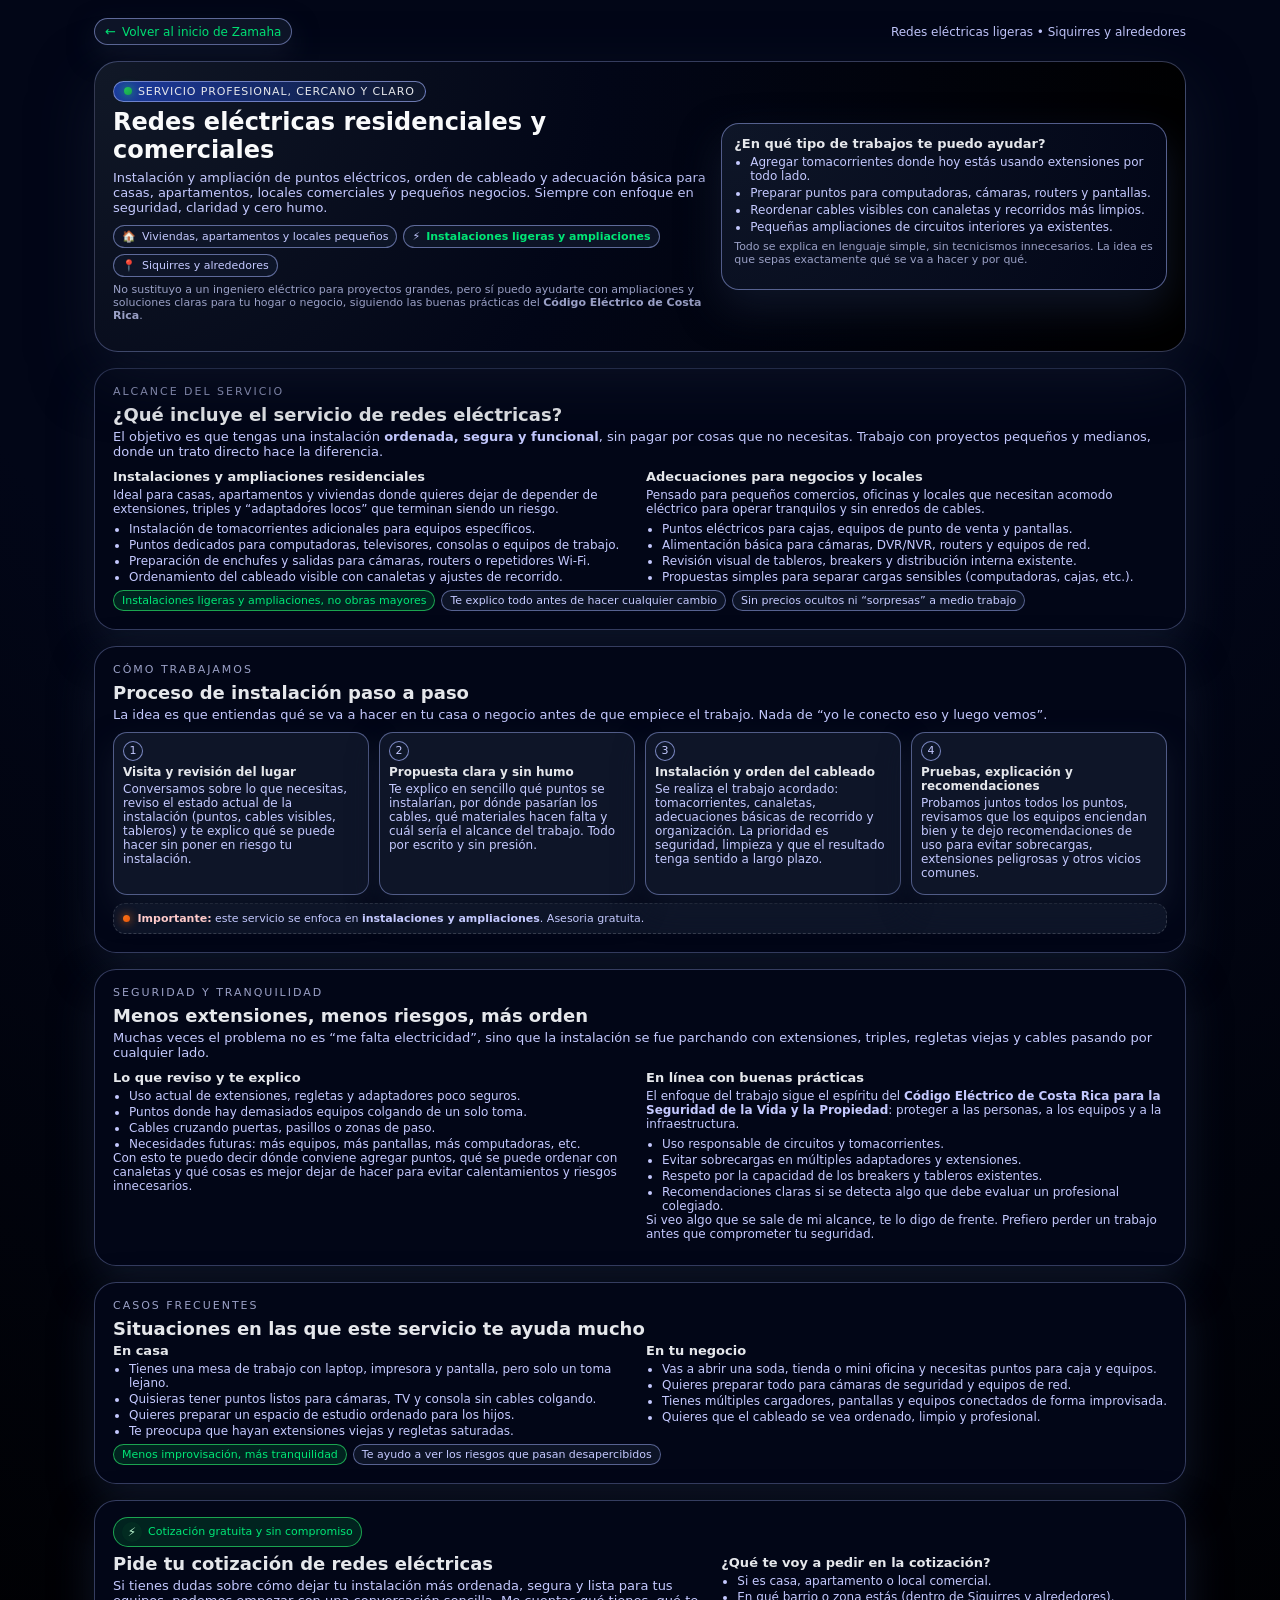
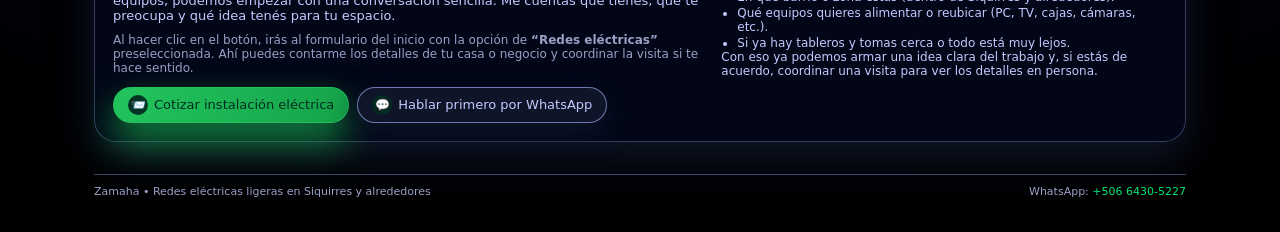
<file: redes-electricas.html>
<!DOCTYPE html>
<html lang="es">
<head>
  <meta charset="UTF-8" />
  <title>Zamaha - Redes eléctricas residenciales y comerciales</title>
  <meta name="viewport" content="width=device-width, initial-scale=1.0" />
  <!-- Icono de la pestaña -->
  <link rel="icon" href="zamaha-logo.png" type="image/png" />

  <style>
    :root {
      --bg-main: #050816;
      --bg-card: #0b1020;
      --accent: #00c853;
      --accent-soft: rgba(0, 200, 83, 0.15);
      --accent-strong: #00e676;
      --text-main: #f5f7ff;
      --text-soft: #c4c9ff;
      --text-muted: #9aa0c6;
      --border-soft: rgba(148, 163, 231, 0.35);
      --shadow-soft: 0 18px 40px rgba(15, 23, 42, 0.9);
      --radius-lg: 22px;
      --radius-md: 16px;
      --radius-pill: 999px;
    }

    * {
      box-sizing: border-box;
    }

    body {
      margin: 0;
      min-height: 100vh;
      font-family: system-ui, -apple-system, BlinkMacSystemFont, "SF Pro Text",
        "Segoe UI", sans-serif;
      background: radial-gradient(circle at top, #020617 0, #020617 40%, #000 100%);
      color: var(--text-main);
      -webkit-font-smoothing: antialiased;
      color-scheme: dark;
    }

    .page-shell {
      max-width: 1120px;
      margin: 0 auto;
      padding: 18px 14px 34px;
      display: flex;
      flex-direction: column;
      gap: 16px;
    }

    /* Top bar */
    .top-nav {
      display: flex;
      justify-content: space-between;
      align-items: center;
      gap: 10px;
      font-size: 12px;
      color: var(--text-soft);
    }

    .top-nav a {
      text-decoration: none;
      color: var(--accent-strong);
    }

    .back-link {
      display: inline-flex;
      align-items: center;
      gap: 6px;
      padding: 5px 10px;
      border-radius: var(--radius-pill);
      border: 1px solid rgba(148, 163, 231, 0.6);
      background: rgba(15, 23, 42, 0.95);
      font-size: 12px;
      text-decoration: none;
      color: var(--text-soft);
      box-shadow: 0 10px 26px rgba(15, 23, 42, 0.9);
      transition:
        background 0.14s ease,
        transform 0.08s ease,
        border-color 0.14s ease;
    }

    .back-link:hover {
      background: radial-gradient(circle at top, rgba(15, 23, 42, 0.95), #020617);
      border-color: var(--accent-strong);
      transform: translateY(-1px);
    }

    .back-arrow {
      font-size: 13px;
    }

    /* Header card */
    .header-card {
      position: relative;
      border-radius: 24px;
      padding: 18px 18px 18px;
      background: radial-gradient(circle at top left, #111827 0, #020617 45%, #000 100%);
      border: 1px solid rgba(148, 163, 231, 0.35);
      box-shadow: 0 22px 60px rgba(15, 23, 42, 0.8);
      overflow: hidden;
    }

    .header-grid {
      display: grid;
      grid-template-columns: minmax(0, 1.6fr) minmax(0, 1.2fr);
      gap: 14px;
      align-items: center;
    }

    .brand-pill {
      display: inline-flex;
      align-items: center;
      gap: 6px;
      padding: 3px 10px;
      border-radius: var(--radius-pill);
      border: 1px solid rgba(148, 163, 231, 0.7);
      background: radial-gradient(circle at top left, rgba(30, 64, 175, 0.9), rgba(15, 23, 42, 0.95));
      font-size: 11px;
      letter-spacing: 0.08em;
      text-transform: uppercase;
      color: #e5e7eb;
      margin-bottom: 6px;
    }

    .brand-pill-dot {
      width: 8px;
      height: 8px;
      border-radius: 999px;
      background: radial-gradient(circle at top left, #22c55e, #16a34a);
      box-shadow: 0 0 10px rgba(34, 197, 94, 0.9);
    }

    .page-title {
      font-size: 24px;
      margin: 0 0 6px;
      color: #f9fafb;
    }

    .page-subtitle {
      font-size: 13px;
      color: var(--text-soft);
      margin: 0 0 10px;
    }

    .header-badges {
      display: flex;
      flex-wrap: wrap;
      gap: 6px;
      margin-bottom: 6px;
    }

    .header-badge {
      padding: 4px 8px;
      border-radius: var(--radius-pill);
      border: 1px solid rgba(148, 163, 231, 0.6);
      background: rgba(15, 23, 42, 0.9);
      font-size: 11px;
      color: var(--text-soft);
      display: inline-flex;
      align-items: center;
      gap: 6px;
    }

    .header-badge-strong {
      color: var(--accent-strong);
      font-weight: 600;
    }

    .header-note {
      font-size: 11px;
      color: var(--text-muted);
      margin-top: 4px;
    }

    /* Hero right side */
    .header-right-card {
      border-radius: 18px;
      padding: 12px;
      background: radial-gradient(circle at top left, rgba(15, 23, 42, 0.95), #020617);
      border: 1px solid rgba(148, 163, 231, 0.55);
      box-shadow: 0 18px 40px rgba(15, 23, 42, 0.9);
      font-size: 12px;
      color: var(--text-soft);
    }

    .header-right-title {
      font-size: 13px;
      font-weight: 600;
      margin-bottom: 4px;
      color: #e5e7eb;
    }

    .header-right-list {
      margin: 0 0 6px;
      padding-left: 16px;
    }

    .header-right-list li + li {
      margin-top: 3px;
    }

    .header-right-footnote {
      font-size: 11px;
      color: var(--text-muted);
      margin-top: 4px;
    }

    /* Section cards */
    .section {
      border-radius: var(--radius-lg);
      padding: 16px 18px 18px;
      background: radial-gradient(circle at top left, #020617, #020617 60%, #020617);
      border: 1px solid var(--border-soft);
      box-shadow: var(--shadow-soft);
    }

    .section-label {
      font-size: 11px;
      text-transform: uppercase;
      letter-spacing: 0.18em;
      color: var(--text-muted);
      margin-bottom: 6px;
    }

    .section-title {
      font-size: 18px;
      margin: 0 0 4px;
      color: #e5e7eb;
    }

    .section-subtitle {
      font-size: 13px;
      margin: 0 0 10px;
      color: var(--text-soft);
    }

    .two-column {
      display: grid;
      grid-template-columns: minmax(0, 1fr) minmax(0, 1fr);
      gap: 12px;
    }

    .card-subtitle {
      font-size: 13px;
      font-weight: 600;
      margin: 0 0 4px;
      color: #e5e7eb;
    }

    .text-soft {
      font-size: 12px;
      color: var(--text-soft);
      margin: 0 0 6px;
    }

    .text-list {
      margin: 0;
      padding-left: 16px;
      font-size: 12px;
      color: var(--text-soft);
    }

    .text-list li + li {
      margin-top: 2px;
    }

    .tag-row {
      display: flex;
      flex-wrap: wrap;
      gap: 6px;
      margin-top: 6px;
    }

    .tag-chip {
      padding: 3px 8px;
      border-radius: var(--radius-pill);
      border: 1px solid rgba(148, 163, 231, 0.55);
      font-size: 11px;
      color: var(--text-soft);
      background: rgba(15, 23, 42, 0.9);
    }

    .tag-chip-strong {
      border-color: rgba(34, 197, 94, 0.8);
      background: var(--accent-soft);
      color: var(--accent-strong);
    }

    /* Steps */
    .steps-grid {
      display: grid;
      grid-template-columns: repeat(4, minmax(0, 1fr));
      gap: 10px;
      margin-top: 10px;
    }

    .step-card {
      border-radius: 14px;
      padding: 8px 9px;
      background: rgba(15, 23, 42, 0.95);
      border: 1px solid rgba(148, 163, 231, 0.5);
      font-size: 11px;
      color: var(--text-soft);
      box-shadow: 0 14px 30px rgba(15, 23, 42, 0.9);
    }

    .step-number {
      display: inline-flex;
      align-items: center;
      justify-content: center;
      width: 20px;
      height: 20px;
      border-radius: 999px;
      border: 1px solid rgba(148, 163, 231, 0.8);
      font-size: 11px;
      margin-bottom: 4px;
      background: rgba(15, 23, 42, 0.95);
    }

    .step-title {
      font-size: 12px;
      font-weight: 600;
      margin: 0 0 3px;
      color: #e5e7eb;
    }

    /* Alert */
    .alert-box {
      margin-top: 8px;
      padding: 8px 9px;
      border-radius: 12px;
      border: 1px dashed rgba(248, 250, 252, 0.18);
      background: rgba(15, 23, 42, 0.95);
      font-size: 11px;
      color: var(--text-soft);
    }

    .alert-strong {
      color: #fecaca;
      font-weight: 600;
    }

    .alert-dot {
      display: inline-block;
      width: 7px;
      height: 7px;
      border-radius: 999px;
      background: radial-gradient(circle at top left, #f97316, #ea580c);
      box-shadow: 0 0 10px rgba(248, 113, 22, 0.9);
      margin-right: 4px;
    }

    /* CTA section */
    .cta-section {
      display: grid;
      grid-template-columns: minmax(0, 1.6fr) minmax(0, 1.2fr);
      gap: 14px;
      align-items: center;
    }

    .cta-note {
      font-size: 12px;
      color: var(--text-muted);
      margin-top: 4px;
    }

    .cta-badge {
      display: inline-flex;
      align-items: center;
      gap: 6px;
      padding: 4px 8px;
      border-radius: var(--radius-pill);
      border: 1px solid rgba(34, 197, 94, 0.8);
      background: var(--accent-soft);
      color: var(--accent-strong);
      font-size: 11px;
      margin-bottom: 6px;
    }

    /* Buttons */
    .btn-row {
      display: flex;
      flex-wrap: wrap;
      gap: 8px;
      align-items: center;
      margin-top: 8px;
    }

    .btn {
      display: inline-flex;
      align-items: center;
      justify-content: center;
      gap: 6px;
      padding: 7px 14px;
      border-radius: var(--radius-pill);
      border: 1px solid rgba(148, 163, 231, 0.65);
      background: rgba(15, 23, 42, 0.95);
      color: var(--text-main);
      font-size: 13px;
      cursor: pointer;
      text-decoration: none;
      transition:
        background 0.12s ease,
        border-color 0.12s ease,
        transform 0.08s ease,
        box-shadow 0.12s ease;
      box-shadow: 0 10px 28px rgba(15, 23, 42, 0.85);
    }

    .btn-primary {
      background: radial-gradient(circle at top left, #22c55e, #16a34a);
      color: #022c22;
      border-color: rgba(34, 197, 94, 0.9);
      box-shadow: 0 18px 36px rgba(22, 163, 74, 0.85);
    }

    .btn-primary:hover {
      filter: brightness(1.06);
      transform: translateY(-1px);
    }

    .btn-secondary {
      background: rgba(15, 23, 42, 0.95);
      color: var(--text-soft);
      border-color: rgba(148, 163, 231, 0.7);
    }

    .btn-secondary:hover {
      background: radial-gradient(circle at top, rgba(15, 23, 42, 0.9), #020617);
      transform: translateY(-1px);
    }

    .btn-icon {
      width: 20px;
      height: 20px;
      border-radius: 999px;
      background: rgba(2, 44, 34, 0.95);
      display: inline-flex;
      align-items: center;
      justify-content: center;
      font-size: 12px;
      color: #bbf7d0;
    }

    footer {
      margin-top: 16px;
      padding-top: 10px;
      border-top: 1px solid rgba(148, 163, 231, 0.4);
      font-size: 11px;
      color: var(--text-muted);
      display: flex;
      justify-content: space-between;
      flex-wrap: wrap;
      gap: 8px;
    }

    footer a {
      color: var(--accent-strong);
      text-decoration: none;
    }

    footer a:hover {
      text-decoration: underline;
    }

    @media (max-width: 840px) {
      .header-grid {
        grid-template-columns: minmax(0, 1fr);
      }
      .cta-section {
        grid-template-columns: minmax(0, 1fr);
      }
      .steps-grid {
        grid-template-columns: repeat(2, minmax(0, 1fr));
      }
    }

    @media (max-width: 640px) {
      .page-shell {
        padding: 14px 10px 24px;
      }
      .header-card {
        padding: 16px 14px;
      }
      .section {
        padding: 14px 12px 14px;
      }
      .steps-grid {
        grid-template-columns: minmax(0, 1fr);
      }
    }
  </style>
</head>
<body>
  <div class="page-shell">
    <div class="top-nav">
      <a class="back-link" href="index.html">
        <span class="back-arrow">←</span>
        <span>Volver al inicio de Zamaha</span>
      </a>
      <span>Redes eléctricas ligeras • Siquirres y alrededores</span>
    </div>

    <header class="header-card">
      <div class="header-grid">
        <div>
          <div class="brand-pill">
            <span class="brand-pill-dot"></span>
            <span>Servicio profesional, cercano y claro</span>
          </div>
          <h1 class="page-title">Redes eléctricas residenciales y comerciales</h1>
          <p class="page-subtitle">
            Instalación y ampliación de puntos eléctricos, orden de cableado y adecuación básica
            para casas, apartamentos, locales comerciales y pequeños negocios. Siempre con enfoque
            en seguridad, claridad y cero humo.
          </p>

          <div class="header-badges">
            <div class="header-badge">
              🏠 <span>Viviendas, apartamentos y locales pequeños</span>
            </div>
            <div class="header-badge">
              ⚡ <span class="header-badge-strong">Instalaciones ligeras y ampliaciones</span>
            </div>
            <div class="header-badge">
              📍 <span>Siquirres y alrededores</span>
            </div>
          </div>

          <p class="header-note">
            No sustituyo a un ingeniero eléctrico para proyectos grandes, pero sí puedo ayudarte
            con ampliaciones y soluciones claras para tu hogar o negocio, siguiendo las buenas
            prácticas del <strong>Código Eléctrico de Costa Rica</strong>.
          </p>
        </div>

        <div class="header-right-card">
          <div class="header-right-title">¿En qué tipo de trabajos te puedo ayudar?</div>
          <ul class="header-right-list">
            <li>Agregar tomacorrientes donde hoy estás usando extensiones por todo lado.</li>
            <li>Preparar puntos para computadoras, cámaras, routers y pantallas.</li>
            <li>Reordenar cables visibles con canaletas y recorridos más limpios.</li>
            <li>Pequeñas ampliaciones de circuitos interiores ya existentes.</li>
          </ul>
          <p class="header-right-footnote">
            Todo se explica en lenguaje simple, sin tecnicismos innecesarios. La idea es que
            sepas exactamente qué se va a hacer y por qué.
          </p>
        </div>
      </div>
    </header>

    <!-- Sección: Qué incluye el servicio -->
    <section class="section">
      <div class="section-label">Alcance del servicio</div>
      <h2 class="section-title">¿Qué incluye el servicio de redes eléctricas?</h2>
      <p class="section-subtitle">
        El objetivo es que tengas una instalación <strong>ordenada, segura y funcional</strong>,
        sin pagar por cosas que no necesitas. Trabajo con proyectos pequeños y medianos,
        donde un trato directo hace la diferencia.
      </p>

      <div class="two-column">
        <div>
          <h3 class="card-subtitle">Instalaciones y ampliaciones residenciales</h3>
          <p class="text-soft">
            Ideal para casas, apartamentos y viviendas donde quieres dejar de depender de
            extensiones, triples y “adaptadores locos” que terminan siendo un riesgo.
          </p>
          <ul class="text-list">
            <li>Instalación de tomacorrientes adicionales para equipos específicos.</li>
            <li>Puntos dedicados para computadoras, televisores, consolas o equipos de trabajo.</li>
            <li>Preparación de enchufes y salidas para cámaras, routers o repetidores Wi-Fi.</li>
            <li>Ordenamiento del cableado visible con canaletas y ajustes de recorrido.</li>
          </ul>
        </div>

        <div>
          <h3 class="card-subtitle">Adecuaciones para negocios y locales</h3>
          <p class="text-soft">
            Pensado para pequeños comercios, oficinas y locales que necesitan acomodo eléctrico
            para operar tranquilos y sin enredos de cables.
          </p>
          <ul class="text-list">
            <li>Puntos eléctricos para cajas, equipos de punto de venta y pantallas.</li>
            <li>Alimentación básica para cámaras, DVR/NVR, routers y equipos de red.</li>
            <li>Revisión visual de tableros, breakers y distribución interna existente.</li>
            <li>Propuestas simples para separar cargas sensibles (computadoras, cajas, etc.).</li>
          </ul>
        </div>
      </div>

      <div class="tag-row">
        <span class="tag-chip tag-chip-strong">Instalaciones ligeras y ampliaciones, no obras mayores</span>
        <span class="tag-chip">Te explico todo antes de hacer cualquier cambio</span>
        <span class="tag-chip">Sin precios ocultos ni “sorpresas” a medio trabajo</span>
      </div>
    </section>

    <!-- Sección: Proceso de trabajo -->
    <section class="section">
      <div class="section-label">Cómo trabajamos</div>
      <h2 class="section-title">Proceso de instalación paso a paso</h2>
      <p class="section-subtitle">
        La idea es que entiendas qué se va a hacer en tu casa o negocio antes de que empiece el
        trabajo. Nada de “yo le conecto eso y luego vemos”.
      </p>

      <div class="steps-grid">
        <div class="step-card">
          <div class="step-number">1</div>
          <h3 class="step-title">Visita y revisión del lugar</h3>
          <p class="text-soft">
            Conversamos sobre lo que necesitas, reviso el estado actual de la instalación
            (puntos, cables visibles, tableros) y te explico qué se puede hacer sin poner en
            riesgo tu instalación.
          </p>
        </div>

        <div class="step-card">
          <div class="step-number">2</div>
          <h3 class="step-title">Propuesta clara y sin humo</h3>
          <p class="text-soft">
            Te explico en sencillo qué puntos se instalarían, por dónde pasarían los cables,
            qué materiales hacen falta y cuál sería el alcance del trabajo. Todo por escrito
            y sin presión.
          </p>
        </div>

        <div class="step-card">
          <div class="step-number">3</div>
          <h3 class="step-title">Instalación y orden del cableado</h3>
          <p class="text-soft">
            Se realiza el trabajo acordado: tomacorrientes, canaletas, adecuaciones básicas
            de recorrido y organización. La prioridad es seguridad, limpieza y que el resultado
            tenga sentido a largo plazo.
          </p>
        </div>

        <div class="step-card">
          <div class="step-number">4</div>
          <h3 class="step-title">Pruebas, explicación y recomendaciones</h3>
          <p class="text-soft">
            Probamos juntos todos los puntos, revisamos que los equipos enciendan bien y te
            dejo recomendaciones de uso para evitar sobrecargas, extensiones peligrosas y otros
            vicios comunes.
          </p>
        </div>
      </div>

      <div class="alert-box">
        <span class="alert-dot"></span>
        <span class="alert-strong">Importante:</span>
        este servicio se enfoca en <strong>instalaciones y ampliaciones</strong>.
        Asesoria gratuita.
      </div>
    </section>

    <!-- Sección: Seguridad y tranquilidad -->
    <section class="section">
      <div class="section-label">Seguridad y tranquilidad</div>
      <h2 class="section-title">Menos extensiones, menos riesgos, más orden</h2>
      <p class="section-subtitle">
        Muchas veces el problema no es “me falta electricidad”, sino que la instalación se
        fue parchando con extensiones, triples, regletas viejas y cables pasando por cualquier lado.
      </p>

      <div class="two-column">
        <div>
          <h3 class="card-subtitle">Lo que reviso y te explico</h3>
          <ul class="text-list">
            <li>Uso actual de extensiones, regletas y adaptadores poco seguros.</li>
            <li>Puntos donde hay demasiados equipos colgando de un solo toma.</li>
            <li>Cables cruzando puertas, pasillos o zonas de paso.</li>
            <li>Necesidades futuras: más equipos, más pantallas, más computadoras, etc.</li>
          </ul>
          <p class="text-soft">
            Con esto te puedo decir dónde conviene agregar puntos, qué se puede ordenar
            con canaletas y qué cosas es mejor dejar de hacer para evitar calentamientos
            y riesgos innecesarios.
          </p>
        </div>

        <div>
          <h3 class="card-subtitle">En línea con buenas prácticas</h3>
          <p class="text-soft">
            El enfoque del trabajo sigue el espíritu del
            <strong>Código Eléctrico de Costa Rica para la Seguridad de la Vida y la Propiedad</strong>:
            proteger a las personas, a los equipos y a la infraestructura.
          </p>
          <ul class="text-list">
            <li>Uso responsable de circuitos y tomacorrientes.</li>
            <li>Evitar sobrecargas en múltiples adaptadores y extensiones.</li>
            <li>Respeto por la capacidad de los breakers y tableros existentes.</li>
            <li>Recomendaciones claras si se detecta algo que debe evaluar un profesional colegiado.</li>
          </ul>
          <p class="text-soft">
            Si veo algo que se sale de mi alcance, te lo digo de frente. Prefiero perder un trabajo
            antes que comprometer tu seguridad.
          </p>
        </div>
      </div>
    </section>

    <!-- Sección: Casos típicos -->
    <section class="section">
      <div class="section-label">Casos frecuentes</div>
      <h2 class="section-title">Situaciones en las que este servicio te ayuda mucho</h2>

      <div class="two-column">
        <div>
          <h3 class="card-subtitle">En casa</h3>
          <ul class="text-list">
            <li>Tienes una mesa de trabajo con laptop, impresora y pantalla, pero solo un toma lejano.</li>
            <li>Quisieras tener puntos listos para cámaras, TV y consola sin cables colgando.</li>
            <li>Quieres preparar un espacio de estudio ordenado para los hijos.</li>
            <li>Te preocupa que hayan extensiones viejas y regletas saturadas.</li>
          </ul>
        </div>
        <div>
          <h3 class="card-subtitle">En tu negocio</h3>
          <ul class="text-list">
            <li>Vas a abrir una soda, tienda o mini oficina y necesitas puntos para caja y equipos.</li>
            <li>Quieres preparar todo para cámaras de seguridad y equipos de red.</li>
            <li>Tienes múltiples cargadores, pantallas y equipos conectados de forma improvisada.</li>
            <li>Quieres que el cableado se vea ordenado, limpio y profesional.</li>
          </ul>
        </div>
      </div>

      <div class="tag-row">
        <span class="tag-chip tag-chip-strong">Menos improvisación, más tranquilidad</span>
        <span class="tag-chip">Te ayudo a ver los riesgos que pasan desapercibidos</span>
      </div>
    </section>

    <!-- Sección CTA: Cotizar -->
    <section class="section">
      <div class="cta-section">
        <div>
          <div class="cta-badge">
            <span class="btn-icon">⚡</span>
            <span>Cotización gratuita y sin compromiso</span>
          </div>
          <h2 class="section-title">Pide tu cotización de redes eléctricas</h2>
          <p class="section-subtitle">
            Si tienes dudas sobre cómo dejar tu instalación más ordenada, segura y lista
            para tus equipos, podemos empezar con una conversación sencilla. Me cuentas qué
            tienes, qué te preocupa y qué idea tenés para tu espacio.
          </p>
          <p class="cta-note">
            Al hacer clic en el botón, irás al formulario del inicio con la opción
            de <strong>“Redes eléctricas”</strong> preseleccionada. Ahí puedes contarme
            los detalles de tu casa o negocio y coordinar la visita si te hace sentido.
          </p>

          <div class="btn-row">
            <a
              href="index.html?service=Redes%20el%C3%A9ctricas#contacto"
              class="btn btn-primary"
            >
              <span class="btn-icon">📨</span>
              <span>Cotizar instalación eléctrica</span>
            </a>

            <a
              href="https://wa.me/50664305227?text=Hola%2C%20quiero%20hacer%20una%20consulta%20sobre%20redes%20el%C3%A9ctricas%20en%20mi%20casa%20o%20negocio"
              target="_blank"
              rel="noopener noreferrer"
              class="btn btn-secondary"
            >
              <span class="btn-icon">💬</span>
              <span>Hablar primero por WhatsApp</span>
            </a>
          </div>
        </div>

        <div>
          <h3 class="card-subtitle">¿Qué te voy a pedir en la cotización?</h3>
          <ul class="text-list">
            <li>Si es casa, apartamento o local comercial.</li>
            <li>En qué barrio o zona estás (dentro de Siquirres y alrededores).</li>
            <li>Qué equipos quieres alimentar o reubicar (PC, TV, cajas, cámaras, etc.).</li>
            <li>Si ya hay tableros y tomas cerca o todo está muy lejos.</li>
          </ul>
          <p class="text-soft">
            Con eso ya podemos armar una idea clara del trabajo y, si estás de acuerdo,
            coordinar una visita para ver los detalles en persona.
          </p>
        </div>
      </div>
    </section>

    <footer>
      <span>Zamaha • Redes eléctricas ligeras en Siquirres y alrededores</span>
      <span>
        WhatsApp:
        <a href="https://wa.me/50664305227" target="_blank" rel="noopener noreferrer">
          +506 6430-5227
        </a>
      </span>
    </footer>
  </div>
</body>
</html>
</file>
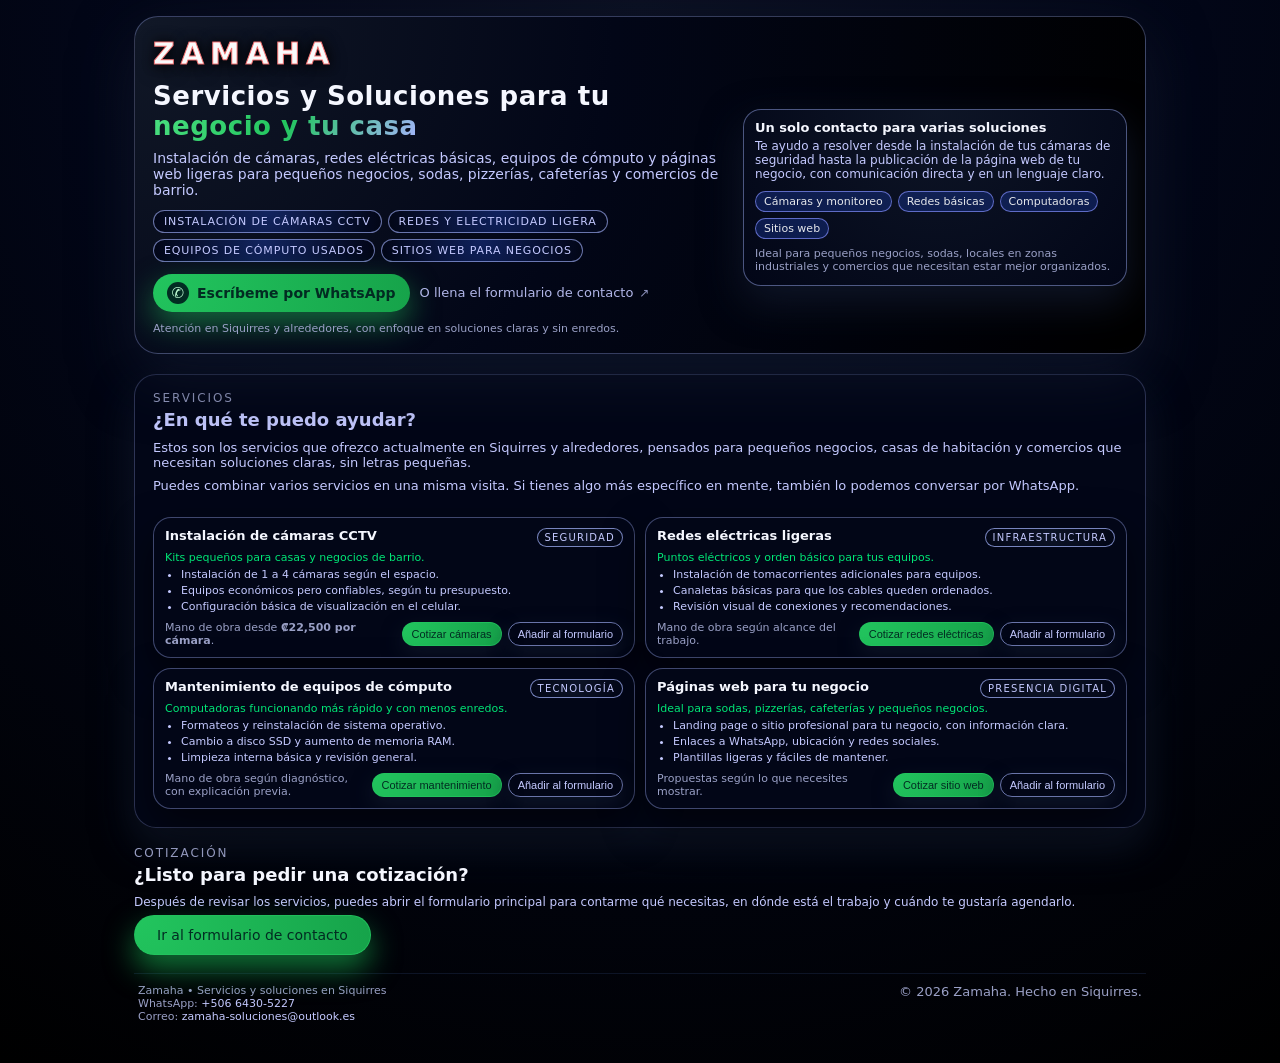
<file: servicios.html>
<!DOCTYPE html>
<html lang="es">
<head>
  <meta charset="UTF-8" />
  <title>Zamaha - Servicios </title>
  <meta name="viewport" content="width=device-width, initial-scale=1.0" />
  <!-- Icono de la pestaña (ajusta el archivo si tu logo tiene otro nombre) -->
  <link rel="icon" href="zamaha-logo.png" type="image/png" />
  <style>
    :root {
      --bg-main: #050816;
      --bg-card: #0c1224;
      --accent: #00c853;
      --accent-soft: rgba(0, 200, 83, 0.15);
      --accent-strong: #00e676;
      --text-main: #f5f7ff;
      --text-soft: #c4c9ff;
      --text-muted: #9aa0c6;
      --brand-red: #ff4b5c;
      --brand-blue: #1976d2;
      --border-soft: rgba(255, 255, 255, 0.08);
      --radius-lg: 22px;
      --radius-md: 16px;
      --radius-pill: 999px;
      --shadow-soft: 0 18px 40px rgba(0, 0, 0, 0.55);
      --shadow-sm: 0 8px 18px rgba(0, 0, 0, 0.5);
      --shadow-inner: inset 0 0 25px rgba(0, 0, 0, 0.45);
      --gradient-hero: radial-gradient(circle at top, #1e293b, #020617);
    }

    * {
      box-sizing: border-box;
    }

    body {
      margin: 0;
      min-height: 100vh;
      font-family: system-ui, -apple-system, BlinkMacSystemFont, "SF Pro Text",
        "Segoe UI", sans-serif;
      background: radial-gradient(circle at top, #0b1022 0, #020617 45%, #000 100%);
      color: var(--text-main);
      -webkit-font-smoothing: antialiased;
      color-scheme: dark;
    }

    .page {
      max-width: 1040px;
      margin: 0 auto;
      padding: 16px 14px 40px;
    }

    header {
      margin-bottom: 20px;
    }

    .header-card {
      position: relative;
      border-radius: 24px;
      padding: 18px 18px 18px 18px;
      background: radial-gradient(circle at top left, #111827 0, #020617 45%, #000 100%);
      border: 1px solid rgba(148, 163, 231, 0.35);
      box-shadow: 0 22px 60px rgba(15, 23, 42, 0.8);
      overflow: hidden;
    }

    .header-grid {
      display: grid;
      grid-template-columns: minmax(0, 1.8fr) minmax(0, 1.2fr);
      gap: 14px;
      align-items: center;
    }

    /* Título grande ZAMAHA */
    .brand-title-display {
      font-size: 30px;
      line-height: 1.1;
      font-weight: 800;
      letter-spacing: 0.2em;
      text-transform: uppercase;
      color: #f9fafb;
      -webkit-text-stroke: 1px rgba(248, 113, 113, 0.95); /* contorno rojo suave */
      text-shadow:
        0 0 12px rgba(0, 0, 0, 0.85),
        0 4px 18px rgba(0, 0, 0, 0.9);
      margin: 2px 0 12px;
      white-space: nowrap;
    }

    .hero-title {
      font-size: 26px;
      line-height: 1.15;
      margin: 0 0 8px;
      letter-spacing: 0.02em;
    }

    .hero-title span {
      background: linear-gradient(120deg, #4ade80, #22c55e, #a5b4fc);
      -webkit-background-clip: text;
      color: transparent;
    }

    .hero-subtitle {
      font-size: 14px;
      color: var(--text-soft);
      margin: 0 0 12px;
    }

    .hero-tags {
      display: flex;
      flex-wrap: wrap;
      gap: 6px;
      margin-bottom: 12px;
    }

    .hero-tag {
      font-size: 11px;
      padding: 4px 10px;
      border-radius: 999px;
      border: 1px solid rgba(148, 163, 231, 0.7);
      background: radial-gradient(circle at top, rgba(30, 64, 175, 0.45), #020617);
      color: var(--text-soft);
      letter-spacing: 0.08em;
      text-transform: uppercase;
    }

    .hero-contact-row {
      display: flex;
      flex-wrap: wrap;
      gap: 10px;
      align-items: center;
      margin-top: 8px;
    }

    .hero-contact-main {
      display: flex;
      flex-wrap: wrap;
      gap: 10px;
      align-items: center;
    }

    .hero-whatsapp {
      display: inline-flex;
      align-items: center;
      gap: 8px;
      padding: 8px 14px;
      border-radius: 999px;
      background: radial-gradient(circle at top left, #22c55e, #16a34a);
      color: #022c22;
      font-weight: 600;
      font-size: 14px;
      border: none;
      text-decoration: none;
      box-shadow: 0 12px 30px rgba(34, 197, 94, 0.5);
    }

    .hero-whatsapp-icon {
      width: 22px;
      height: 22px;
      border-radius: 999px;
      background: #022c22;
      display: flex;
      align-items: center;
      justify-content: center;
      color: #bbf7d0;
      font-size: 15px;
    }

    .hero-secondary-link {
      font-size: 13px;
      color: var(--text-soft);
      text-decoration: none;
      display: inline-flex;
      align-items: center;
      gap: 6px;
      opacity: 0.9;
    }

    .hero-secondary-link::after {
      content: "↗";
      font-size: 12px;
      opacity: 0.8;
    }

    .hero-contact-note {
      font-size: 11px;
      color: var(--text-muted);
    }

    .hero-aside {
      position: relative;
    }

    .hero-aside-card {
      margin-top: 26px;
      border-radius: 18px;
      padding: 10px 11px 12px;
      background: radial-gradient(circle at top, rgba(15, 23, 42, 0.92), #020617);
      border: 1px solid rgba(148, 163, 231, 0.5);
      box-shadow: 0 16px 40px rgba(15, 23, 42, 0.9);
    }

    .hero-aside-title {
      font-size: 13px;
      font-weight: 600;
      margin-bottom: 4px;
    }

    .hero-aside-text {
      font-size: 12px;
      color: var(--text-soft);
      margin-bottom: 10px;
    }

    .hero-aside-tags {
      display: flex;
      flex-wrap: wrap;
      gap: 6px;
      margin-bottom: 8px;
    }

    .hero-aside-tag {
      font-size: 11px;
      padding: 3px 8px;
      border-radius: 999px;
      background: rgba(30, 64, 175, 0.35);
      border: 1px solid rgba(129, 140, 248, 0.7);
      color: #e5e7eb;
    }

    .hero-aside-note {
      font-size: 11px;
      color: var(--text-muted);
    }

    .hero-gradient-orbit {
      position: absolute;
      inset: -40%;
      background: radial-gradient(circle at 0% 0%, rgba(74, 222, 128, 0.13), transparent 60%),
        radial-gradient(circle at 100% 0%, rgba(96, 165, 250, 0.17), transparent 65%),
        radial-gradient(circle at 50% 100%, rgba(244, 114, 182, 0.13), transparent 55%);
      opacity: 0.9;
      mix-blend-mode: screen;
      pointer-events: none;
      z-index: -1;
    }

    /* CONTENIDO PRINCIPAL */

    main {
      display: flex;
      flex-direction: column;
      gap: 18px;
    }

    .section-label {
      font-size: 12px;
      letter-spacing: 0.16em;
      text-transform: uppercase;
      color: var(--text-muted);
      margin-bottom: 4px;
    }

    .section-title {
      font-size: 18px;
      margin: 0 0 10px;
    }

    /* SERVICIOS */

    .services-section {
      padding: 16px 18px 18px;
      border-radius: 22px;
      background: linear-gradient(145deg, #020617, #020617 45%, #020617);
      border: 1px solid rgba(148, 163, 231, 0.3);
      box-shadow: 0 18px 40px rgba(15, 23, 42, 0.85);
    }

    /* ahora intro arriba y lista abajo */
    .services-grid {
      display: grid;
      grid-template-columns: minmax(0, 1fr);
      gap: 16px;
    }

    .services-intro {
      font-size: 13px;
      color: var(--text-soft);
    }

    .services-intro p {
      margin: 0 0 8px;
    }

    .services-intro strong {
      color: #e5e7eb;
    }

    .services-list {
      display: grid;
      grid-template-columns: minmax(0, 1fr);
      gap: 10px;
    }

    .service-card {
      position: relative;
      padding: 10px 11px 10px;
      border-radius: 18px;
      background: radial-gradient(circle at top left, #020617, #020617);
      border: 1px solid rgba(148, 163, 231, 0.42);
      box-shadow: var(--shadow-soft);
      overflow: hidden;
      cursor: default;
    }

    .service-header {
      display: flex;
      justify-content: space-between;
      align-items: flex-start;
      gap: 8px;
    }

    .service-title {
      margin: 0;
      font-size: 13px;
    }

    .service-tag {
      font-size: 10px;
      padding: 3px 7px;
      border-radius: 999px;
      border: 1px solid rgba(148, 163, 231, 0.8);
      color: var(--text-soft);
      background: radial-gradient(circle at top, rgba(15, 23, 42, 0.86), #020617);
      letter-spacing: 0.12em;
      text-transform: uppercase;
    }

    .service-highlight {
      font-size: 11px;
      color: var(--accent-strong);
      margin: 4px 0;
    }

    .service-bullets {
      font-size: 11px;
      color: var(--text-soft);
      margin: 4px 0 8px;
      padding-left: 16px;
    }

    .service-bullets li {
      margin-bottom: 3px;
    }

    .service-footer {
      display: flex;
      align-items: center;
      justify-content: space-between;
      gap: 8px;
    }

    .service-price {
      font-size: 11px;
      color: var(--text-muted);
    }

    .service-actions {
      display: flex;
      gap: 6px;
    }

    .service-actions .btn-small {
      font-size: 11px;
      padding: 5px 9px;
    }

    .service-tooltip {
      position: absolute;
      left: 12px;
      right: 12px;
      bottom: 10px;
      padding: 9px 10px;
      border-radius: 14px;
      background: radial-gradient(circle at top left, #020617, #020617);
      border: 1px solid rgba(148, 163, 231, 0.6);
      box-shadow: 0 14px 34px rgba(15, 23, 42, 0.95);
      font-size: 11px;
      color: var(--text-soft);
      opacity: 0;
      transform: translateY(10px);
      pointer-events: none;
      transition: opacity 0.18s ease, transform 0.18s ease;
      z-index: 5;
    }

    .service-card:hover .service-tooltip {
      opacity: 1;
      transform: translateY(0);
    }

    .service-tooltip-title {
      font-weight: 600;
      margin-bottom: 3px;
      color: #e5e7eb;
    }

    .service-tooltip .service-list {
      margin: 4px 0 0;
      padding-left: 16px;
    }

    .service-tooltip .service-list li {
      margin-bottom: 3px;
    }

    @media (max-width: 768px) {
      .service-tooltip {
        left: 50%;
        bottom: auto;
        top: 100%;
        transform: translate(-50%, 10px);
      }

      .service-card:hover .service-tooltip {
        transform: translate(-50%, 10px);
      }
    }

    /* PASTILLAS DE SERVICIOS (FORMULARIO) */

    .service-pills {
      display: flex;
      flex-wrap: wrap;
      gap: 6px;
      margin-top: 4px;
    }

    .service-pill-btn {
      padding: 5px 11px;
      border-radius: 999px;
      border: 1px solid rgba(148, 163, 231, 0.75);
      background: radial-gradient(circle at top, rgba(15, 23, 42, 0.9), #020617);
      color: var(--text-soft);
      font-size: 11px;
      cursor: pointer;
      display: inline-flex;
      align-items: center;
      gap: 6px;
      transition:
        background 0.14s ease,
        border-color 0.14s ease,
        color 0.14s ease,
        transform 0.1s ease;
    }

    .service-pill-btn:hover:not(.active) {
      background: rgba(16, 29, 71, 0.98);
      border-color: rgba(158, 173, 225, 0.9);
      transform: translateY(-1px);
    }

    .service-pill-btn.active {
      background: rgba(0, 200, 83, 0.18);
      border-color: rgba(34, 197, 94, 0.9);
      color: #bbf7d0;
      box-shadow: 0 0 0 1px rgba(34, 197, 94, 0.35);
    }

    .service-pill-badge {
      font-size: 9px;
      text-transform: uppercase;
      letter-spacing: 0.12em;
      padding: 2px 5px;
      border-radius: 999px;
      background: rgba(45, 212, 191, 0.18);
      border: 1px solid rgba(34, 197, 94, 0.5);
      color: #a7f3d0;
    }

    /* EJEMPLOS WEB */

    .web-examples-section {
      padding: 16px 18px 18px;
      border-radius: 22px;
      background: radial-gradient(circle at top left, #020617, #020617 40%, #020617);
      border: 1px solid rgba(148, 163, 231, 0.3);
      box-shadow: 0 18px 40px rgba(15, 23, 42, 0.85);
    }

    .web-examples-header {
      margin-bottom: 12px;
    }

    .web-examples-header p {
      font-size: 13px;
      color: var(--text-soft);
      margin: 4px 0 0;
      max-width: 620px;
    }

    .web-examples-grid {
      display: grid;
      grid-template-columns: minmax(0, 1fr);
      gap: 14px;
    }

    .example-card {
      border-radius: 18px;
      padding: 12px 12px 12px;
      background: radial-gradient(circle at top left, #020617, #020617);
      border: 1px solid rgba(148, 163, 231, 0.38);
      box-shadow: var(--shadow-soft);
    }

    .example-header {
      display: flex;
      justify-content: space-between;
      align-items: flex-start;
      gap: 8px;
      margin-bottom: 8px;
    }

    .example-label {
      align-self: flex-start;
      padding: 4px 12px;
      border-radius: var(--radius-pill);
      border: 1px solid rgba(129, 140, 196, 0.8);
      background: rgba(9, 20, 48, 0.95);
      font-size: 11px;
      letter-spacing: 0.14em;
      text-transform: uppercase;
      color: var(--text-soft);
    }

    .example-title {
      font-size: 15px;
      margin: 0;
    }

    .example-chip-row {
      display: flex;
      flex-wrap: wrap;
      gap: 6px;
      margin: 4px 0 6px;
    }

    .example-chip {
      font-size: 10px;
      padding: 3px 8px;
      border-radius: var(--radius-pill);
      background: rgba(30, 64, 175, 0.32);
      border: 1px solid rgba(129, 140, 248, 0.75);
      color: #e5e7eb;
    }

    .example-desc {
      font-size: 12px;
      color: var(--text-soft);
      margin: 4px 0 6px;
    }

    .example-list {
      font-size: 11px;
      color: var(--text-soft);
      margin: 4px 0 8px;
      padding-left: 18px;
    }

    .example-list li {
      margin-bottom: 3px;
    }

    .example-actions {
      display: flex;
      flex-wrap: wrap;
      gap: 8px;
      margin-top: 6px;
    }

    .example-tip {
      font-size: 11px;
      color: var(--text-muted);
      margin-top: 6px;
    }

    /* EQUIPOS EN VENTA */

    .equipos-section {
      margin-top: 10px;
      padding: 20px 22px 22px;
      border-radius: var(--radius-lg);
      background: linear-gradient(135deg, #050816, #07132a);
      border: 1px solid var(--border-soft);
      box-shadow: var(--shadow-soft);
    }

    .equipos-header h2 {
      font-size: 20px;
      margin-bottom: 4px;
    }

    .equipos-header p {
      font-size: 13px;
      color: var(--text-soft);
      margin-bottom: 14px;
      max-width: 620px;
    }

    .equipos-layout {
      display: grid;
      grid-template-columns: minmax(0, 1fr);
    }

    .equipo-card {
      display: grid;
      grid-template-columns: minmax(0, 1.3fr) minmax(0, 1.7fr);
      gap: 16px;
      align-items: stretch;
    }

    .equipo-image {
      border-radius: var(--radius-md);
      overflow: hidden;
      border: 1px solid rgba(255, 255, 255, 0.08);
      background: #000;
      box-shadow: var(--shadow-soft);
      max-height: 220px;
    }

    .equipo-image img {
      width: 100%;
      height: 100%;
      object-fit: cover;
      display: block;
    }

    .equipo-body h3 {
      font-size: 16px;
      margin-bottom: 4px;
    }

    .equipo-state {
      font-size: 12px;
      padding: 3px 9px;
      border-radius: var(--radius-pill);
      border: 1px solid rgba(56, 189, 248, 0.8);
      color: #7dd3fc;
      display: inline-flex;
      align-items: center;
      gap: 6px;
      margin-bottom: 6px;
    }

    .equipo-state span {
      width: 8px;
      height: 8px;
      border-radius: 999px;
      background: #22c55e;
      box-shadow: 0 0 12px rgba(34, 197, 94, 0.8);
    }

    .equipo-specs {
      font-size: 13px;
      color: var(--text-soft);
      margin: 4px 0 6px;
      padding-left: 18px;
    }

    .equipo-specs li {
      margin-bottom: 2px;
    }

    .equipo-price {
      font-size: 13px;
      margin: 6px 0;
    }

    .equipo-price strong {
      font-size: 18px;
      color: var(--accent-strong);
    }

    .equipo-tax {
      font-size: 11px;
      color: var(--text-muted);
      margin-left: 4px;
    }

    .equipo-actions {
      display: flex;
      flex-wrap: wrap;
      gap: 8px;
      margin-bottom: 4px;
    }

    .equipo-hint {
      font-size: 11px;
      color: var(--text-muted);
    }

    .camaras-section {
      margin-top: 10px;
      padding: 20px 22px 22px;
      border-radius: var(--radius-lg);
      background: linear-gradient(135deg, #050816, #07132a);
      border: 1px solid var(--border-soft);
      box-shadow: var(--shadow-soft);
    }

    .camaras-header h2 {
      font-size: 20px;
      margin-bottom: 4px;
    }

    .camaras-header p {
      font-size: 13px;
      color: var(--text-soft);
      margin-bottom: 14px;
      max-width: 620px;
    }

    .camaras-grid {
      display: grid;
      grid-template-columns: minmax(0, 1fr);
      gap: 16px;
    }

    .camara-card {
      display: grid;
      grid-template-columns: minmax(0, 1.3fr) minmax(0, 1.7fr);
      gap: 16px;
      align-items: stretch;
    }

    .camara-image {
      border-radius: var(--radius-md);
      overflow: hidden;
      border: 1px solid rgba(255, 255, 255, 0.08);
      background: #020617;
      box-shadow: var(--shadow-soft);
      display: flex;
      align-items: center;
      justify-content: center;
      max-height: 260px;
    }

    .camara-image img {
      width: 100%;
      height: auto;
      max-height: 260px;
      object-fit: contain;
      object-position: center;
      display: block;
    }

    .camara-body h3 {
      font-size: 16px;
      margin-bottom: 4px;
    }

    .camara-tag {
      display: inline-flex;
      align-items: center;
      gap: 6px;
      font-size: 11px;
      padding: 3px 9px;
      border-radius: var(--radius-pill);
      border: 1px solid rgba(129, 140, 196, 0.7);
      background: rgba(8, 23, 53, 0.9);
      color: var(--text-soft);
      margin-bottom: 6px;
    }

    .camara-specs {
      font-size: 13px;
      color: var(--text-soft);
      margin: 6px 0;
      padding-left: 18px;
    }

    .camara-specs li {
      margin-bottom: 2px;
    }

    .camara-price {
      font-size: 13px;
      margin: 6px 0;
    }

    .camara-price strong {
      font-size: 18px;
      color: var(--accent-strong);
    }

    .camara-note {
      font-size: 11px;
      color: var(--text-muted);
    }

    .camara-actions {
      display: flex;
      flex-wrap: wrap;
      gap: 8px;
      margin-top: 8px;
    }

    /* CARRUSEL */

    .carousel-section {
      margin-top: -10px;
      padding: 18px 20px 22px;
      border-radius: var(--radius-lg);
      background: linear-gradient(135deg, #050816, #07132a);
      border: 1px solid var(--border-soft);
      box-shadow: var(--shadow-soft);
    }

    .carousel-frame {
      display: flex;
      align-items: center;
      gap: 10px;
    }

    .carousel-window {
      overflow: hidden;
      border-radius: var(--radius-md);
      flex: 1;
      box-shadow: var(--shadow-inner);
      border: 1px solid rgba(148, 163, 231, 0.45);
      background: #020617;
    }

    .carousel-track {
      display: flex;
      transition: transform 0.4s ease;
    }

    .carousel-slide {
      min-width: 100%;
      max-height: 260px;
      overflow: hidden;
    }

    .carousel-slide img {
      width: 100%;
      height: 100%;
      object-fit: cover;
      display: block;
    }

    .carousel-arrow {
      width: 32px;
      height: 32px;
      border-radius: 999px;
      border: 1px solid rgba(148, 163, 231, 0.6);
      background: radial-gradient(circle at top, rgba(15, 23, 42, 0.92), #020617);
      color: #e5e7eb;
      cursor: pointer;
      display: flex;
      align-items: center;
      justify-content: center;
      box-shadow: var(--shadow-sm);
    }

    /* CONTACTO */

    .contact-section {
      margin-top: 14px;
      padding: 18px 18px 20px;
      border-radius: 22px;
      background: radial-gradient(circle at top left, #020617, #020617 50%, #020617);
      border: 1px solid rgba(148, 163, 231, 0.3);
      box-shadow: 0 18px 40px rgba(15, 23, 42, 0.9);
    }

    .contact-grid {
      display: grid;
      grid-template-columns: minmax(0, 1.4fr) minmax(0, 1.3fr);
      gap: 16px;
      align-items: flex-start;
    }

    .contact-intro p {
      font-size: 13px;
      color: var(--text-soft);
      margin: 0 0 8px;
    }

    .contact-intro strong {
      color: #e5e7eb;
    }

    form {
      display: grid;
      grid-template-columns: minmax(0, 1fr);
      gap: 9px;
      font-size: 13px;
    }

    label {
      display: block;
      font-size: 12px;
      margin-bottom: 3px;
      color: var(--text-soft);
    }

    input[type="text"],
    input[type="email"],
    input[type="tel"],
    input[type="date"],
    input[type="time"],
    textarea,
    select {
      width: 100%;
      padding: 7px 9px;
      border-radius: 12px;
      border: 1px solid rgba(148, 163, 231, 0.5);
      background: radial-gradient(circle at top left, #020617, #020617);
      background-color: #020617;
      color: var(--text-main);
      font-size: 13px;
      outline: none;
      box-shadow: inset 0 0 12px rgba(15, 23, 42, 0.9);
    }

    select option {
      background-color: #020617;
      color: var(--text-main);
    }

    textarea {
      min-height: 88px;
      resize: vertical;
    }

    input::placeholder,
    textarea::placeholder {
      color: var(--text-muted);
      font-size: 12px;
    }

    .contact-row {
      display: grid;
      grid-template-columns: repeat(2, minmax(0, 1fr));
      gap: 8px;
    }

    .contact-footer {
      font-size: 11px;
      color: var(--text-muted);
      margin-top: 2px;
    }

    .contact-cta {
      margin-top: 4px;
    }

    .contact-extra-info {
      font-size: 11px;
      color: var(--text-muted);
      margin-top: 4px;
    }

    .contact-extra-info strong {
      color: #e5e7eb;
    }

    /* Tarjeta de hora en Costa Rica (junto al formulario) */
    .time-box {
      margin-top: 12px;
      display: inline-flex;
      flex-direction: column;
      gap: 3px;
      padding: 8px 11px;
      border-radius: 14px;
      background: radial-gradient(circle at top left, rgba(15, 23, 42, 0.96), #020617);
      border: 1px solid rgba(148, 163, 231, 0.75);
      box-shadow: 0 12px 26px rgba(15, 23, 42, 0.9);
      font-size: 12px;
      color: var(--text-soft);
    }

    .time-box-label {
      text-transform: uppercase;
      letter-spacing: 0.16em;
      font-size: 10px;
      color: var(--text-muted);
    }

    .time-box-value {
      font-size: 16px;
      font-weight: 600;
      color: #e5e7eb;
    }

    /* BLOQUE EXTRA (PREF. CONTACTO Y CALENDLY) */

    .preferences-box {
      margin-top: 6px;
      padding: 10px 11px 10px;
      border-radius: 16px;
      background: radial-gradient(circle at top, #020617, #020617);
      border: 1px solid rgba(148, 163, 231, 0.45);
      box-shadow: var(--shadow-inner);
      font-size: 12px;
      color: var(--text-soft);
    }

    .preferences-row {
      display: grid;
      grid-template-columns: minmax(0, 1fr);
      gap: 8px;
      align-items: flex-start;
    }

    .preferences-field label {
      margin-bottom: 4px;
    }

    .preferences-note {
      font-size: 11px;
      color: var(--text-muted);
      margin-top: 3px;
    }

    .form-checkbox-row {
      display: flex;
      align-items: center;
      gap: 6px;
      margin-top: 4px;
    }

    .form-checkbox-row input[type="checkbox"] {
      width: 14px;
      height: 14px;
      accent-color: #22c55e;
    }

    .calendly-container {
      margin-top: 10px;
      border-radius: 14px;
      border: 1px dashed rgba(148, 163, 231, 0.6);
      padding: 8px 9px;
      background: rgba(15, 23, 42, 0.65);
      display: none;
    }

    .calendly-container.visible {
      display: block;
    }

    .calendly-placeholder {
      font-size: 11px;
      color: var(--text-muted);
    }

    /* FOOTER */

    footer {
      margin-top: 18px;
      padding: 10px 4px 0;
      font-size: 11px;
      color: var(--text-muted);
      display: flex;
      justify-content: space-between;
      gap: 8px;
      border-top: 1px solid rgba(15, 23, 42, 0.9);
    }

    footer a {
      color: var(--text-soft);
    }

    .footer-contact {
      text-align: left;
    }

    .footer-contact span {
      display: block;
    }

    .footer-contact a {
      text-decoration: none;
    }

    .footer-contact a:hover {
      text-decoration: underline;
    }

    .footer-right {
      text-align: right;
      font-size: 13px;
    }

    /* BOTONES NUEVOS */

    .btn {
      position: relative;
      padding: 11px 22px;
      border-radius: var(--radius-pill);
      border: 1px solid transparent;
      font-size: 14px;
      font-weight: 500;
      cursor: pointer;
      display: inline-flex;
      align-items: center;
      justify-content: center;
      gap: 8px;
      text-decoration: none;
      white-space: nowrap;
    }

    .btn-primary {
      background: radial-gradient(circle at top left, #22c55e, #16a34a);
      color: #022c22;
      border-color: rgba(34, 197, 94, 0.8);
      box-shadow: 0 14px 30px rgba(22, 163, 74, 0.7);
    }

    .btn-primary:hover {
      filter: brightness(1.05);
      transform: translateY(-1px);
    }

    .btn-secondary {
      background: transparent;
      color: var(--text-soft);
      border-color: rgba(148, 163, 231, 0.7);
      box-shadow: 0 10px 24px rgba(15, 23, 42, 0.8);
    }

    .btn-secondary:hover {
      background: radial-gradient(circle at top, rgba(30, 64, 175, 0.6), #020617);
    }

    .btn-small {
      font-size: 12px;
      padding: 7px 14px;
      box-shadow: 0 8px 20px rgba(15, 23, 42, 0.85);
    }

    .btn-ghost {
      background: transparent;
      color: var(--text-soft);
      border-color: rgba(148, 163, 231, 0.4);
      box-shadow: none;
    }

    .btn-ghost:hover {
      background: radial-gradient(circle at top, rgba(15, 23, 42, 0.85), #020617);
      box-shadow: var(--shadow-sm);
    }

    .btn-whatsapp {
      background: radial-gradient(circle at top left, #22c55e, #16a34a);
      color: #022c22;
      border-color: rgba(34, 197, 94, 0.9);
      box-shadow: 0 18px 36px rgba(22, 163, 74, 0.85);
    }

    .btn-whatsapp:hover {
      filter: brightness(1.06);
      transform: translateY(-1px);
    }

    .btn-icon {
      width: 22px;
      height: 22px;
      border-radius: 999px;
      background: rgba(2, 44, 34, 0.95);
      display: inline-flex;
      align-items: center;
      justify-content: center;
      color: #bbf7d0;
      font-size: 14px;
    }

    /* ----- LAYOUT RESPONSIVE ----- */

    /* En escritorio, los servicios van en 2 columnas */
    @media (min-width: 900px) {
      .services-list {
        grid-template-columns: repeat(2, minmax(0, 1fr));
      }
    }

    @media (max-width: 900px) {
      .header-grid {
        grid-template-columns: minmax(0, 1.4fr);
      }

      .hero-aside {
        margin-top: 6px;
      }

      .brand-title-display {
        font-size: 24px;
        letter-spacing: 0.16em;
        white-space: normal;
      }

      .contact-grid {
        grid-template-columns: minmax(0, 1fr);
      }

      .equipo-card {
        grid-template-columns: minmax(0, 1fr);
      }

      .camara-card {
        grid-template-columns: minmax(0, 1fr);
      }
    }

    @media (max-width: 640px) {
      .header-card {
        padding: 14px 12px;
      }

      .services-section,
      .web-examples-section,
      .equipos-section,
      .camaras-section,
      .carousel-section,
      .contact-section {
        padding-left: 14px;
        padding-right: 14px;
      }

      .hero-title {
        font-size: 22px;
      }

      .hero-contact-row {
        flex-direction: column;
        align-items: flex-start;
      }

      footer {
        flex-direction: column;
        align-items: flex-start;
      }
    }
  </style>
</head>
<body>
  <div class="page">
    <header>
      <div class="header-card">
        <div class="hero-gradient-orbit"></div>
        <div class="header-grid">
          <div>
            <!-- Título grande de marca -->
            <div class="brand-title-display">ZAMAHA </div>

            <h1 class="hero-title">
              Servicios y Soluciones para tu
              <span>negocio y tu casa</span> 
            </h1>

            <p class="hero-subtitle">
              Instalación de cámaras, redes eléctricas básicas, equipos de cómputo
              y páginas web ligeras para pequeños negocios, sodas, pizzerías,
              cafeterías y comercios de barrio.
            </p>

            <div class="hero-tags">
              <span class="hero-tag">Instalación de cámaras CCTV</span>
              <span class="hero-tag">Redes y electricidad ligera</span>
              <span class="hero-tag">Equipos de cómputo usados</span>
              <span class="hero-tag">Sitios web para negocios</span>
            </div>

            <div class="hero-contact-row">
              <div class="hero-contact-main">
                <a class="hero-whatsapp"
                   href="https://wa.me/50664305227?text=Hola%2C%20me%20gustar%C3%ADa%20cotizar%20un%20servicio%20con%20Zamaha"
                   target="_blank" rel="noopener noreferrer">
                  <span class="hero-whatsapp-icon">✆</span>
                  <span>Escríbeme por WhatsApp</span>
                </a>

                <a class="hero-secondary-link" href="index.html#contacto">
                  O llena el formulario de contacto
                </a>
              </div>
              <div class="hero-contact-note">
                Atención en Siquirres y alrededores, con enfoque en soluciones claras y sin enredos.
              </div>
            </div>
          </div>

          <aside class="hero-aside">
            <div class="hero-aside-card">
              <div class="hero-aside-title">
                Un solo contacto para varias soluciones
              </div>
              <div class="hero-aside-text">
                Te ayudo a resolver desde la instalación de tus cámaras de seguridad
                hasta la publicación de la página web de tu negocio, con comunicación directa
                y en un lenguaje claro.
              </div>
              <div class="hero-aside-tags">
                <span class="hero-aside-tag">Cámaras y monitoreo</span>
                <span class="hero-aside-tag">Redes básicas</span>
                <span class="hero-aside-tag">Computadoras</span>
                <span class="hero-aside-tag">Sitios web</span>
              </div>
              <div class="hero-aside-note">
                Ideal para pequeños negocios, sodas, locales en zonas industriales
                y comercios que necesitan estar mejor organizados.
              </div>
            </div>
          </aside>
        </div>
      </div>
    </header>
    <main>
<section class="services-section" id="servicios">
        <div class="section-label">Servicios</div>
        <div class="services-grid">
          <div class="services-intro">
            <h2 class="section-title">¿En qué te puedo ayudar?</h2>
            <p>
              Estos son los servicios que ofrezco actualmente en Siquirres y alrededores,
              pensados para pequeños negocios, casas de habitación y comercios que necesitan
              soluciones claras, sin letras pequeñas.
            </p>
            <p>
              Puedes combinar varios servicios en una misma visita. Si tienes algo más
              específico en mente, también lo podemos conversar por WhatsApp.
            </p>
          </div>

          <div class="services-list">
            <!-- Cámaras CCTV -->
            <article class="service-card">
              <div class="service-header">
                <h3 class="service-title">Instalación de cámaras CCTV</h3>
                <span class="service-tag">Seguridad</span>
              </div>
              <div class="service-highlight">Kits pequeños para casas y negocios de barrio.</div>
              <ul class="service-bullets">
                <li>Instalación de 1 a 4 cámaras según el espacio.</li>
                <li>Equipos económicos pero confiables, según tu presupuesto.</li>
                <li>Configuración básica de visualización en el celular.</li>
              </ul>
              <div class="service-footer">
                <div class="service-price">
                  Mano de obra desde <strong>₡22,500 por cámara</strong>.
                </div>
                <div class="service-actions">
                  <button class="btn btn-primary btn-small js-cotizar" data-service="Cámaras CCTV">
                    Cotizar cámaras
                  </button>
                  <button class="btn btn-secondary btn-small js-agregar" data-service="Cámaras CCTV">
                    Añadir al formulario
                  </button>
                </div>
              </div>
              <div class="service-tooltip">
                <div class="service-tooltip-title">Detalle del servicio de cámaras</div>
                <ul class="service-list">
                  <li>Revisión del lugar para recomendar la mejor ubicación.</li>
                  <li>Instalación de cámaras, cableado y conectores básicos.</li>
                  <li>Conexión al grabador, configuración de red y app básica.</li>
                  <li>Explicación simple de cómo revisar grabaciones.</li>
                </ul>
              </div>
            </article>

            <!-- Redes eléctricas ligeras -->
            <article class="service-card">
              <div class="service-header">
                <h3 class="service-title">Redes eléctricas ligeras</h3>
                <span class="service-tag">Infraestructura</span>
              </div>
              <div class="service-highlight">Puntos eléctricos y orden básico para tus equipos.</div>
              <ul class="service-bullets">
                <li>Instalación de tomacorrientes adicionales para equipos.</li>
                <li>Canaletas básicas para que los cables queden ordenados.</li>
                <li>Revisión visual de conexiones y recomendaciones.</li>
              </ul>
              <div class="service-footer">
                <div class="service-price">
                  Mano de obra según alcance del trabajo.
                </div>
                <div class="service-actions">
                  <button class="btn btn-primary btn-small js-cotizar" data-service="Redes eléctricas">
                    Cotizar redes eléctricas
                  </button>
                  <button class="btn btn-secondary btn-small js-agregar" data-service="Redes eléctricas">
                    Añadir al formulario
                  </button>
                </div>
              </div>
              <div class="service-tooltip">
                <div class="service-tooltip-title">Detalle de redes eléctricas ligeras</div>
                <ul class="service-list">
                  <li>Puntos para computadoras, cámaras, routers, etc.</li>
                  <li>Canaletas plásticas para mejorar el orden.</li>
                  <li>Enfoque en pequeñas ampliaciones, no en obras mayores.</li>
                </ul>
              </div>
            </article>

            <!-- Equipos de cómputo -->
            <article class="service-card">
              <div class="service-header">
                <h3 class="service-title">Mantenimiento de equipos de cómputo</h3>
                <span class="service-tag">Tecnología</span>
              </div>
              <div class="service-highlight">Computadoras funcionando más rápido y con menos enredos.</div>
              <ul class="service-bullets">
                <li>Formateos y reinstalación de sistema operativo.</li>
                <li>Cambio a disco SSD y aumento de memoria RAM.</li>
                <li>Limpieza interna básica y revisión general.</li>
              </ul>
              <div class="service-footer">
                <div class="service-price">
                  Mano de obra según diagnóstico, con explicación previa.
                </div>
                <div class="service-actions">
                  <button class="btn btn-primary btn-small js-cotizar" data-service="Equipos de cómputo">
                    Cotizar mantenimiento
                  </button>
                  <button class="btn btn-secondary btn-small js-agregar" data-service="Equipos de cómputo">
                    Añadir al formulario
                  </button>
                </div>
              </div>
              <div class="service-tooltip">
                <div class="service-tooltip-title">Detalle del mantenimiento</div>
                <ul class="service-list">
                  <li>Revisión inicial y explicación de opciones.</li>
                  <li>Respaldo de información (si lo solicitas).</li>
                  <li>Instalación de software básico y probado.</li>
                </ul>
              </div>
            </article>

            <!-- Desarrollo web -->
            <article class="service-card">
              <div class="service-header">
                <h3 class="service-title">Páginas web para tu negocio</h3>
                <span class="service-tag">Presencia digital</span>
              </div>
              <div class="service-highlight">Ideal para sodas, pizzerías, cafeterías y pequeños negocios.</div>
              <ul class="service-bullets">
                <li>Landing page o sitio profesional para tu negocio, con información clara.</li>
                <li>Enlaces a WhatsApp, ubicación y redes sociales.</li>
                <li>Plantillas ligeras y fáciles de mantener.</li>
              </ul>
              <div class="service-footer">
                <div class="service-price">
                  Propuestas según lo que necesites mostrar.
                </div>
                <div class="service-actions">
                  <button class="btn btn-primary btn-small js-cotizar" data-service="Desarrollo web">
                    Cotizar sitio web
                  </button>
                  <button class="btn btn-secondary btn-small js-agregar" data-service="Desarrollo web">
                    Añadir al formulario
                  </button>
                </div>
              </div>
              <div class="service-tooltip">
                <div class="service-tooltip-title">Detalle del desarrollo web</div>
                <ul class="service-list">
                  <li>Diseño pensado para verse bien en celular.</li>
                  <li>Textos claros para explicar tus servicios y menú.</li>
                  <li>Botones directos para fomentar el contacto por WhatsApp.</li>
                </ul>
              </div>
            </article>
          </div>
        </div>
      </section>
      <section class="examples-section">
        <div class="section-label">Cotización</div>
        <div class="examples-grid">
          <article class="examples-card">
            <h2 class="section-title">¿Listo para pedir una cotización?</h2>
            <p class="example-desc">
              Después de revisar los servicios, puedes abrir el formulario principal para contarme
              qué necesitas, en dónde está el trabajo y cuándo te gustaría agendarlo.
            </p>
            <a href="index.html#contacto" class="btn btn-primary">
              Ir al formulario de contacto
            </a>
          </article>
        </div>
      </section>

    </main>

<footer>
      <div class="footer-contact">
        <span>Zamaha • Servicios y soluciones en Siquirres</span>
        <span>WhatsApp: <a href="https://wa.me/50664305227" target="_blank" rel="noopener noreferrer">+506 6430-5227</a></span>
        <span>Correo: <a href="mailto:zamaha-soluciones@outlook.es">zamaha-soluciones@outlook.es</a></span>
      </div>
      <div class="footer-right">
        <span>© <span id="year"></span> Zamaha. Hecho en Siquirres.</span>
      </div>
    </footer>
  </div>

  <script>
    // Año en el footer
    const yearEl = document.getElementById('year');
    if (yearEl) {
      yearEl.textContent = new Date().getFullYear();
    }

    // Mostrar detalle de servicio en móvil al tocar la tarjeta
    const serviceCards = document.querySelectorAll('.service-card');
    serviceCards.forEach(card => {
      card.addEventListener('click', (e) => {
        // Evitar conflicto cuando se hace clic en los botones
        if (e.target.closest('.service-actions')) return;

        const isSmallScreen = window.matchMedia('(max-width: 768px)').matches;
        if (!isSmallScreen) return;

        serviceCards.forEach(c => {
          if (c !== card) c.classList.remove('show-info');
        });

        card.classList.toggle('show-info');
      });
    });

    // Botones de cotización -> redirigir al formulario en index.html
    const serviceButtons = document.querySelectorAll('.js-cotizar, .js-agregar');
    serviceButtons.forEach(btn => {
      btn.addEventListener('click', (e) => {
        e.stopPropagation();
        const servicio = btn.dataset.service || '';
        const url = 'index.html?service=' + encodeURIComponent(servicio) + '#contacto';
        window.location.href = url;
      });
    });
  </script>

</body>
</html>
</file>
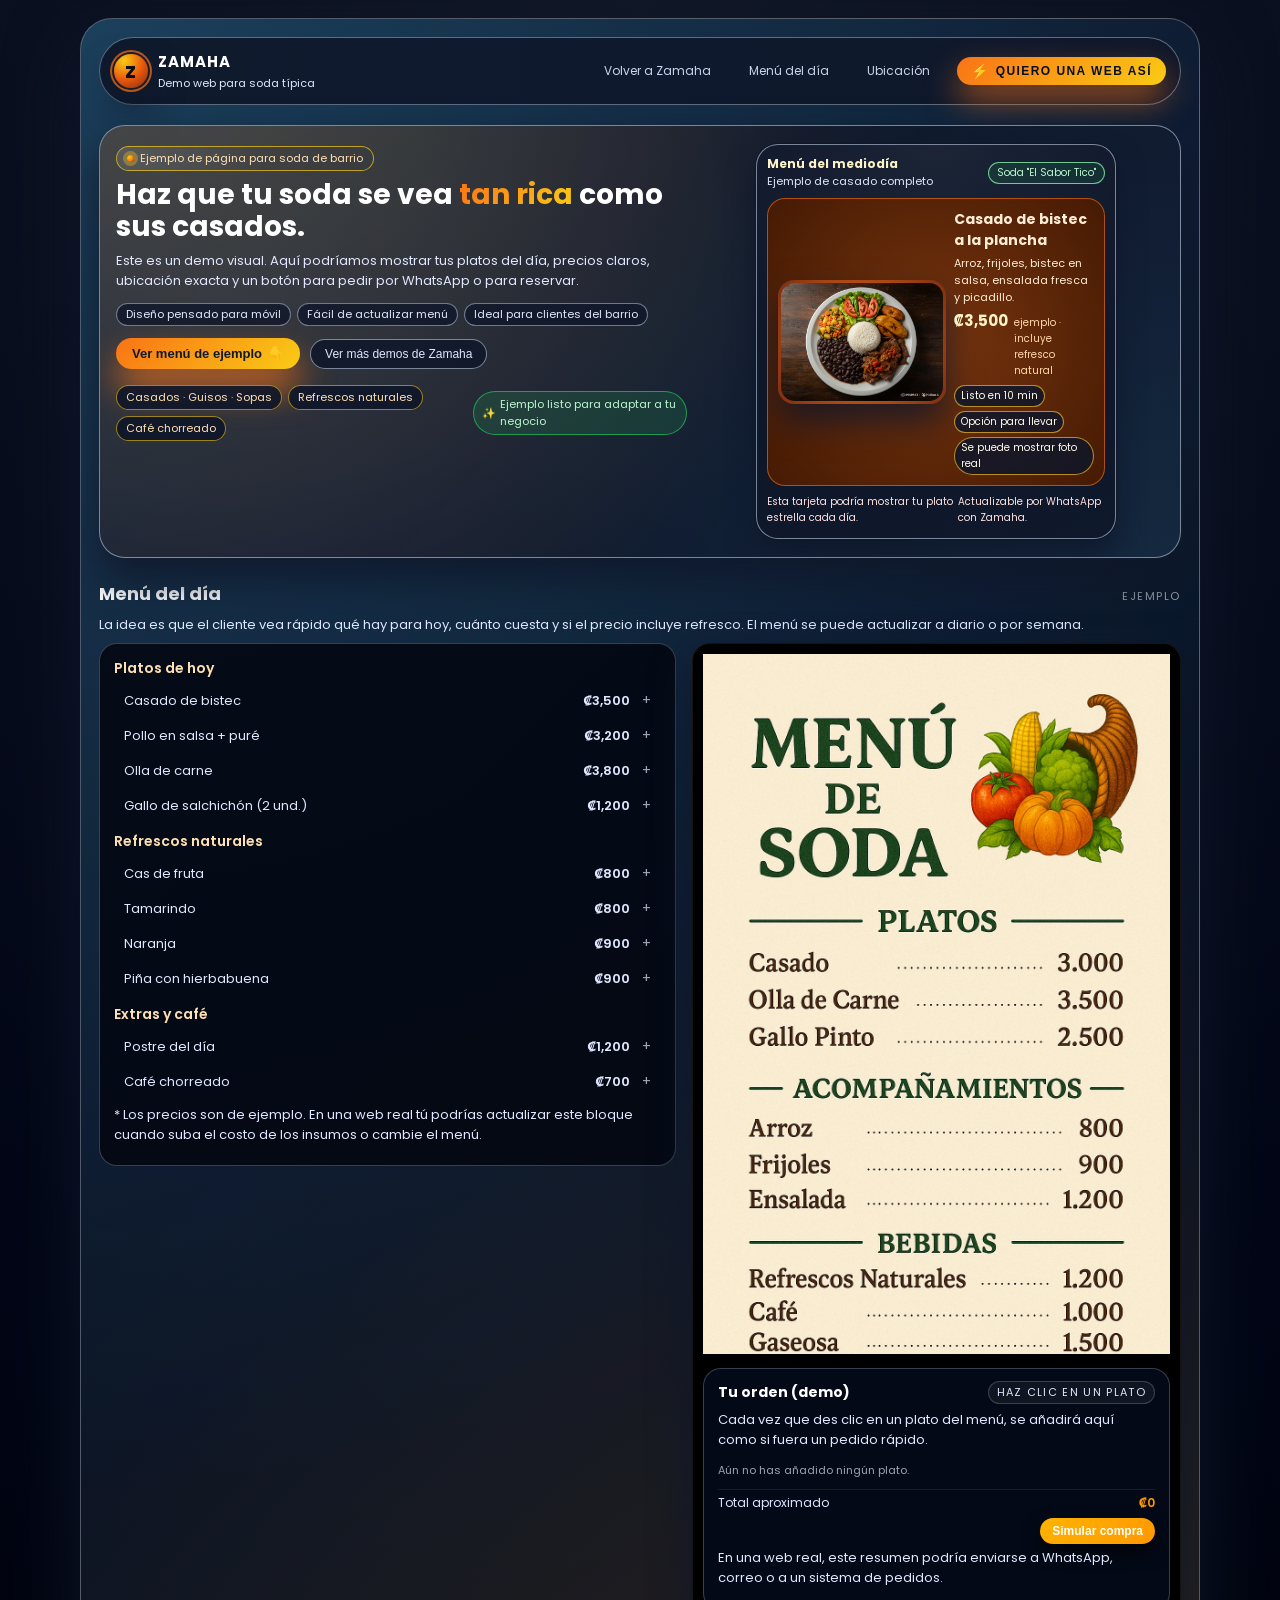
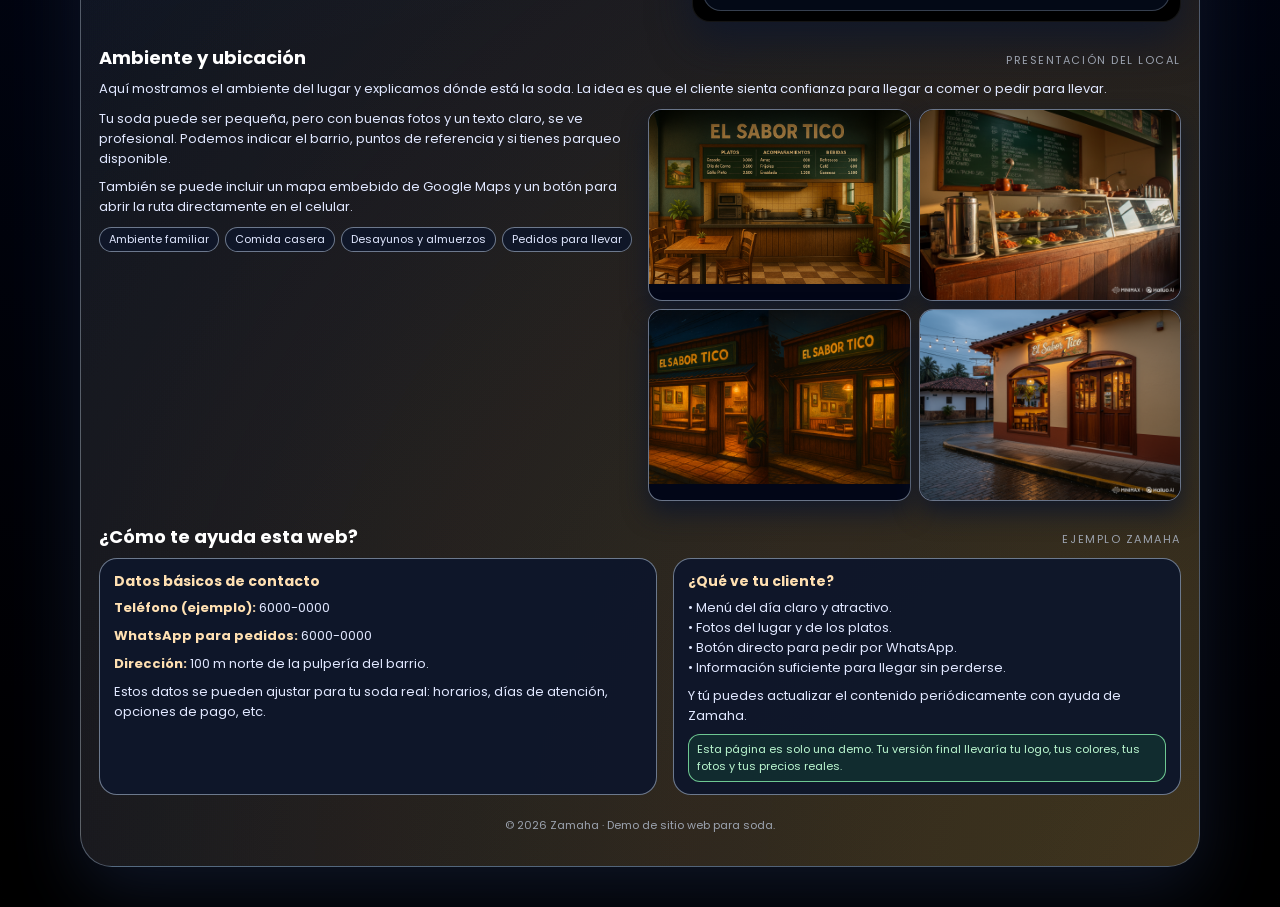
<file: soda.html>
<!DOCTYPE html>
<html lang="es">
<head>
  <meta charset="UTF-8" />
  <title>Demo web · Soda "El Sabor Tico"</title>
  <meta name="viewport" content="width=device-width, initial-scale=1" />
  <meta name="description" content="Ejemplo de página web simple...io: menú del día, precios y ubicación. Demo creada por Zamaha.">
  <link rel="preconnect" href="https://fonts.googleapis.com">
  <link rel="preconnect" href="https://fonts.gstatic.com" crossorigin>
  <link href="https://fonts.googleapis.com/css2?family=Poppins:wght@300;400;500;600;700;800&display=swap" rel="stylesheet">
  <link rel="icon" href="zamaha-logo.png" type="image/png" />

  <style>
    :root {
      --bg-main: #050816;
      --bg-card: #0c1224;
      --bg-soft: #080d1b;
      --accent: #ff9800;
      --accent-soft: #ffe0b2;
      --accent-strong: #ffb300;
      --text-main: #ffffff;
      --text-soft: #e0e7ff;
      --text-muted: #9ca3af;
      --border-soft: rgba(148, 163, 184, 0.35);
      --radius-lg: 24px;
      --radius-md: 18px;
      --radius-pill: 999px;
      --shadow-soft: 0 18px 40px rgba(15, 23, 42, 0.88);
    }

    * {
      box-sizing: border-box;
      margin: 0;
      padding: 0;
    }

    body {
      font-family: "Poppins", system-ui, -apple-system, BlinkMacSystemFont, "Segoe UI", sans-serif;
      background: radial-gradient(circle at top, #111827 0, #020617 52%, #000 100%);
      color: var(--text-main);
      min-height: 100vh;
      padding: 18px 10px 40px;
    }

    img {
      max-width: 100%;
      display: block;
    }

    a {
      color: inherit;
      text-decoration: none;
    }

    .page {
      max-width: 1120px;
      margin: 0 auto;
      background: radial-gradient(circle at top left, rgba(56, 189, 248, 0.16), transparent 55%),
                  radial-gradient(circle at bottom right, rgba(251, 191, 36, 0.14), transparent 55%),
                  linear-gradient(135deg, rgba(15, 23, 42, 0.96), rgba(2, 6, 23, 0.98));
      border-radius: 32px;
      padding: 18px 18px 32px;
      border: 1px solid rgba(148, 163, 184, 0.5);
      box-shadow: 0 24px 70px rgba(15, 23, 42, 0.9);
      position: relative;
      overflow: hidden;
      isolation: isolate;
    }

    .page::before {
      content: "";
      position: absolute;
      inset: -120px;
      background:
        radial-gradient(circle at top left, rgba(56, 189, 248, 0.12), transparent 60%),
        radial-gradient(circle at bottom right, rgba(251, 191, 36, 0.16), transparent 60%);
      opacity: 0.85;
      mix-blend-mode: screen;
      pointer-events: none;
      z-index: -1;
    }

    header {
      display: flex;
      justify-content: space-between;
      gap: 14px;
      align-items: center;
      padding: 12px 14px;
      border-radius: 999px;
      background: linear-gradient(90deg, rgba(15, 23, 42, 0.92), rgba(15, 23, 42, 0.85));
      border: 1px solid rgba(148, 163, 184, 0.6);
      backdrop-filter: blur(16px);
      margin-bottom: 20px;
    }

    .logo-area {
      display: flex;
      align-items: center;
      gap: 10px;
    }

    .logo-circle {
      width: 34px;
      height: 34px;
      border-radius: 999px;
      background: radial-gradient(circle at 30% 20%, #facc15, #ea580c 52%, #7c2d12 100%);
      display: flex;
      align-items: center;
      justify-content: center;
      font-weight: 800;
      font-size: 18px;
      letter-spacing: 0.03em;
      color: #0b0f19;
      box-shadow:
        0 0 0 2px rgba(15, 23, 42, 0.9),
        0 0 0 4px rgba(249, 115, 22, 0.7),
        0 18px 35px rgba(15, 23, 42, 0.9);
    }

    .logo-text {
      display: flex;
      flex-direction: column;
      gap: 2px;
    }

    .logo-text strong {
      font-size: 15px;
      letter-spacing: 0.06em;
      text-transform: uppercase;
    }

    .logo-text span {
      font-size: 11px;
      color: var(--text-soft);
    }

    nav {
      display: flex;
      align-items: center;
      gap: 16px;
      font-size: 12px;
    }

    nav a {
      padding: 5px 10px;
      border-radius: 999px;
      border: 1px solid transparent;
      color: var(--text-soft);
      opacity: 0.9;
      transition: all 0.15s ease-out;
    }

    nav a:hover {
      border-color: rgba(148, 163, 184, 0.8);
      background: radial-gradient(circle at top, rgba(248, 250, 252, 0.12), transparent 60%);
      color: #e5e7eb;
    }

    .nav-cta {
      padding: 6px 14px;
      border-radius: 999px;
      border: none;
      background: linear-gradient(135deg, #f97316, #facc15);
      color: #0b0f19;
      font-size: 12px;
      font-weight: 700;
      text-transform: uppercase;
      letter-spacing: 0.12em;
      display: inline-flex;
      align-items: center;
      gap: 6px;
      cursor: pointer;
      box-shadow: 0 16px 32px rgba(249, 115, 22, 0.6);
    }

    .nav-cta span.icon {
      font-size: 14px;
    }

    /* HERO */

    .hero {
      display: grid;
      grid-template-columns: minmax(0, 1.25fr) minmax(0, 1fr);
      gap: 20px;
      padding: 18px 16px 18px;
      border-radius: 26px;
      background: radial-gradient(circle at top left, rgba(248, 250, 252, 0.12), transparent 60%),
                  linear-gradient(135deg, rgba(15, 23, 42, 0.98), rgba(15, 23, 42, 0.88));
      border: 1px solid rgba(148, 163, 184, 0.8);
      box-shadow: 0 20px 40px rgba(15, 23, 42, 0.9);
      margin-bottom: 22px;
      position: relative;
      overflow: hidden;
    }

    .hero::after {
      content: "";
      position: absolute;
      inset: -120px;
      background: radial-gradient(circle at 20% 0, rgba(251, 191, 36, 0.4), transparent 55%),
                  radial-gradient(circle at 90% 100%, rgba(56, 189, 248, 0.3), transparent 50%);
      opacity: 0.4;
      mix-blend-mode: screen;
      pointer-events: none;
    }

    .hero-left {
      position: relative;
      z-index: 1;
    }

    .hero-pill {
      display: inline-flex;
      align-items: center;
      gap: 6px;
      padding: 3px 10px;
      border-radius: 999px;
      border: 1px solid rgba(250, 204, 21, 0.7);
      background: radial-gradient(circle at top left, rgba(250, 250, 249, 0.12), transparent 60%);
      font-size: 11px;
      color: var(--accent-soft);
      margin-bottom: 8px;
    }

    .hero-pill span.dot {
      width: 7px;
      height: 7px;
      border-radius: 999px;
      background: radial-gradient(circle at 30% 30%, #facc15, #f97316 60%, #b91c1c 100%);
      box-shadow: 0 0 0 4px rgba(250, 204, 21, 0.35);
    }

    .hero h1 {
      font-size: 28px;
      line-height: 1.15;
      margin-bottom: 8px;
    }

    .hero h1 span.highlight {
      background: linear-gradient(120deg, #f97316, #facc15);
      -webkit-background-clip: text;
      background-clip: text;
      color: transparent;
    }

    .hero-sub {
      font-size: 13px;
      color: var(--text-soft);
      margin-bottom: 12px;
    }

    .hero-tags-row {
      display: flex;
      flex-wrap: wrap;
      gap: 6px;
      margin-bottom: 12px;
    }

    .hero-tag {
      font-size: 11px;
      border-radius: 999px;
      border: 1px solid rgba(148, 163, 184, 0.7);
      padding: 2px 9px;
      color: var(--text-soft);
      background: rgba(15, 23, 42, 0.8);
    }

    .hero-cta-row {
      display: flex;
      flex-wrap: wrap;
      gap: 10px;
      align-items: center;
      margin-bottom: 14px;
    }

    .hero-cta-main {
      padding: 8px 16px;
      border-radius: 999px;
      border: none;
      cursor: pointer;
      font-size: 13px;
      font-weight: 600;
      background: linear-gradient(135deg, #f97316, #facc15);
      color: #111827;
      display: inline-flex;
      align-items: center;
      gap: 6px;
      box-shadow: 0 20px 35px rgba(249, 115, 22, 0.8);
    }

    .hero-cta-secondary {
      padding: 7px 14px;
      border-radius: 999px;
      border: 1px solid rgba(148, 163, 184, 0.8);
      background: rgba(15, 23, 42, 0.85);
      color: var(--text-soft);
      font-size: 12px;
      cursor: pointer;
      display: inline-flex;
      align-items: center;
      gap: 6px;
    }

    .hero-bottom {
      margin-top: 16px;
      display: flex;
      justify-content: space-between;
      align-items: center;
      gap: 16px;
      font-size: 12px;
      color: #ffe0b2;
    }

    .hero-bottom-left {
      max-width: 520px;
    }

    .hero-tags {
      display: flex;
      flex-wrap: wrap;
      gap: 6px;
    }

    .hero-tag-pill {
      padding: 3px 9px;
      border-radius: 999px;
      border: 1px solid rgba(250, 204, 21, 0.6);
      background: rgba(15, 23, 42, 0.9);
      font-size: 11px;
    }

    .hero-highlight-badge {
      font-size: 11px;
      border-radius: 999px;
      padding: 4px 8px;
      background: rgba(34, 197, 94, 0.15);
      border: 1px solid rgba(34, 197, 94, 0.7);
      color: #bbf7d0;
      display: inline-flex;
      align-items: center;
      gap: 4px;
    }

    .hero-right {
      position: relative;
      z-index: 1;
      display: flex;
      justify-content: center;
      align-items: center;
    }

    .hero-board {
      position: relative;
      width: 100%;
      max-width: 360px;
      border-radius: 22px;
      padding: 10px 10px 12px;
      background: radial-gradient(circle at top, rgba(248, 250, 252, 0.06), transparent 60%),
                  linear-gradient(145deg, rgba(15, 23, 42, 0.98), rgba(15, 23, 42, 0.9));
      border: 1px solid rgba(148, 163, 184, 0.8);
      box-shadow:
        0 14px 28px rgba(15, 23, 42, 0.95),
        0 0 0 1px rgba(15, 23, 42, 0.9);
      overflow: hidden;
    }

    .hero-board-header {
      display: flex;
      justify-content: space-between;
      align-items: center;
      margin-bottom: 8px;
      font-size: 11px;
      color: var(--text-soft);
    }

    .hero-board-header strong {
      font-size: 12px;
      color: #fef3c7;
    }

    .hero-board-tag {
      font-size: 10px;
      padding: 2px 8px;
      border-radius: 999px;
      background: rgba(34, 197, 94, 0.12);
      border: 1px solid rgba(134, 239, 172, 0.8);
      color: #bbf7d0;
    }

    .hero-board-main {
      position: relative;
      border-radius: 18px;
      overflow: hidden;
      background: radial-gradient(circle at center, #78350f, #451a03);
      border: 1px solid rgba(249, 115, 22, 0.6);
      padding: 10px;
      display: grid;
      grid-template-columns: 1.2fr 1fr;
      gap: 8px;
      align-items: center;
    }

    .plate-photo {
      border-radius: 16px;
      background: radial-gradient(circle at center, #f97316, #7c2d12);
      padding: 3px;
      box-shadow: 0 18px 35px rgba(15, 23, 42, 0.8);
    }

    .plate-photo-inner {
      border-radius: 14px;
      overflow: hidden;
      background: #000;
    }

    .hero-board-info {
      font-size: 11px;
      color: #ffedd5;
    }

    .hero-board-info h3 {
      font-size: 14px;
      margin-bottom: 4px;
    }

    .hero-board-info .price-row {
      display: flex;
      align-items: baseline;
      gap: 6px;
      margin-top: 3px;
    }

    .hero-board-info .price-main {
      font-size: 15px;
      font-weight: 700;
      color: #fef3c7;
    }

    .hero-board-info .price-note {
      font-size: 10px;
      color: #fed7aa;
    }

    .hero-mini-pills {
      display: flex;
      flex-wrap: wrap;
      gap: 4px;
      margin-top: 6px;
    }

    .hero-mini-pill {
      font-size: 10px;
      padding: 2px 6px;
      border-radius: 999px;
      background: rgba(15, 23, 42, 0.85);
      border: 1px solid rgba(251, 191, 36, 0.7);
      color: #fffbeb;
    }

    .hero-board-footer {
      margin-top: 8px;
      display: flex;
      justify-content: space-between;
      font-size: 10px;
      color: #fee2e2;
    }

    /* SECTIONS GENÉRICAS */

    main {
      margin-top: 18px;
    }

    .section {
      margin-bottom: 22px;
    }

    .section-header {
      display: flex;
      justify-content: space-between;
      align-items: baseline;
      gap: 10px;
      margin-bottom: 8px;
    }

    .section-header h2 {
      font-size: 18px;
    }

    .section-header span {
      font-size: 11px;
      color: var(--text-muted);
      text-transform: uppercase;
      letter-spacing: 0.14em;
    }

    .section p {
      font-size: 13px;
      color: var(--text-soft);
      margin-bottom: 8px;
    }

    .section-card {
      border-radius: 22px;
      background: radial-gradient(circle at top left, rgba(15, 23, 42, 0.98), rgba(2, 6, 23, 0.96));
      border: 1px solid rgba(148, 163, 184, 0.6);
      padding: 14px 16px 14px;
      margin-bottom: 18px;
      box-shadow: 0 16px 30px rgba(15, 23, 42, 0.9);
    }

    .section-card h2 {
      font-size: 17px;
      margin-bottom: 6px;
    }

    .section-card p {
      font-size: 12px;
      color: var(--text-soft);
    }

    /* MENÚ DEL DÍA */

    .menu-layout {
      display: grid;
      grid-template-columns: minmax(0, 1.3fr) minmax(0, 1.1fr);
      gap: 16px;
      margin-top: 8px;
      align-items: flex-start;
    }

    .menu-list {
      font-size: 13px;
      color: var(--text-soft);
      background: rgba(4, 8, 18, 0.9);
      border-radius: var(--radius-md);
      padding: 14px 14px 12px;
      border: 1px solid var(--border-soft);
    }

    .menu-block-title {
      font-size: 14px;
      font-weight: 600;
      color: var(--accent-soft);
      margin-bottom: 6px;
    }

    .menu-items {
      list-style: none;
      margin: 0;
      padding: 0;
    }

    .menu-item + .menu-item {
      margin-top: 4px;
    }

    .menu-item-name {
      font-size: 13px;
    }

    .menu-item-price {
      font-weight: 600;
    }

    .menu-note {
      font-size: 11px;
      color: var(--text-muted);
      margin-top: 8px;
    }

    .menu-image {
      border-radius: var(--radius-md);
      background: rgba(4, 8, 18, 0.95);
      padding: 10px;
      border: 1px solid rgba(255, 255, 255, 0.08);
      background: #000;
      box-shadow: var(--shadow-soft);
      /* Hacemos que la imagen pueda mostrarse completa */
      max-height: none;
    }

    .menu-image img {
      width: 100%;
      height: auto;
      object-fit: contain;
      display: block;
    }

    /* AMBIENTE & UBICACIÓN */

    .ambiente-layout {
      display: grid;
      grid-template-columns: minmax(0, 1.1fr) minmax(0, 1.1fr);
      gap: 16px;
      margin-top: 10px;
    }

    .ambiente-text {
      font-size: 13px;
      color: var(--text-soft);
    }

    .ambiente-badges {
      display: flex;
      flex-wrap: wrap;
      gap: 6px;
      margin-top: 10px;
    }

    .badge {
      font-size: 11px;
      padding: 3px 9px;
      border-radius: 999px;
      border: 1px solid rgba(148, 163, 184, 0.7);
      background: rgba(15, 23, 42, 0.9);
      color: var(--text-soft);
    }

    .ambiente-gallery {
      display: grid;
      grid-template-columns: repeat(2, minmax(0, 1fr));
      gap: 8px;
    }

    .ambiente-photo {
      border-radius: 14px;
      overflow: hidden;
      border: 1px solid rgba(148, 163, 184, 0.7);
      background: #020617;
      box-shadow: 0 12px 24px rgba(15, 23, 42, 0.9);
    }

    /* CONTACTO / CIERRE */

    .contacto-grid {
      display: grid;
      grid-template-columns: minmax(0, 1.1fr) minmax(0, 1fr);
      gap: 16px;
      margin-top: 8px;
    }

    .contact-card {
      border-radius: var(--radius-md);
      background: rgba(15, 23, 42, 0.98);
      border: 1px solid rgba(148, 163, 184, 0.7);
      padding: 12px 14px;
      font-size: 12px;
      color: var(--text-soft);
    }

    .contact-card h3 {
      font-size: 14px;
      margin-bottom: 6px;
      color: var(--accent-soft);
    }

    .contact-row {
      margin-bottom: 4px;
    }

    .contact-row strong {
      color: var(--accent-soft);
    }

    .contact-note {
      font-size: 11px;
      color: var(--text-muted);
      margin-top: 6px;
    }

    .contact-highlight {
      margin-top: 8px;
      font-size: 11px;
      border-radius: 12px;
      padding: 6px 8px;
      background: rgba(34, 197, 94, 0.12);
      border: 1px solid rgba(134, 239, 172, 0.8);
      color: #bbf7d0;
    }

    footer {
      margin-top: 18px;
      font-size: 11px;
      color: var(--text-muted);
      text-align: center;
    }

    footer a {
      color: #93c5fd;
      text-decoration: underline;
      text-decoration-style: dotted;
    }

    /* RESPONSIVE */

    @media (max-width: 860px) {
      .hero {
        grid-template-columns: minmax(0, 1fr);
      }

      .hero-right {
        order: -1;
      }

      .menu-layout,
      .ambiente-layout,
      .contacto-grid {
        grid-template-columns: minmax(0, 1fr);
      }

      header {
        flex-direction: column;
        align-items: flex-start;
      }

      nav {
        align-self: stretch;
        justify-content: flex-end;
      }
    }

    @media (max-width: 640px) {
      .page {
        padding: 14px 10px 24px;
        border-radius: 24px;
      }

      header {
        border-radius: 18px;
      }

      .hero {
        padding: 14px 12px;
      }
    }

    /* DEMO: CARRITO SIMPLE DE PEDIDOS */
    .order-card {
      margin-top: 14px;
      border-radius: var(--radius-md);
      background: rgba(4, 10, 24, 0.95);
      padding: 12px 14px 14px;
      border: 1px solid var(--border-soft);
      font-size: 12px;
      color: var(--text-soft);
    }

    .order-header {
      display: flex;
      justify-content: space-between;
      align-items: center;
      gap: 8px;
      margin-bottom: 6px;
    }

    .order-header h3 {
      font-size: 14px;
      color: var(--text-main);
    }

    .order-tag {
      font-size: 11px;
      text-transform: uppercase;
      letter-spacing: 0.12em;
      padding: 2px 8px;
      border-radius: var(--radius-pill);
      border: 1px solid rgba(255, 255, 255, 0.18);
      background: rgba(255, 255, 255, 0.05);
    }

    .order-note-small {
      font-size: 11px;
      margin-bottom: 6px;
    }

    .order-list {
      list-style: none;
      margin: 0;
      padding: 0;
      margin-bottom: 6px;
    }

    .order-item {
      display: flex;
      justify-content: space-between;
      align-items: center;
      gap: 8px;
      padding: 4px 8px;
      border-radius: var(--radius-pill);
      background: rgba(255, 255, 255, 0.03);
      margin-bottom: 4px;
    }

    .order-item-name {
      flex: 1 1 auto;
      font-size: 12px;
      color: var(--text-main);
    }

    .order-item-price {
      font-size: 12px;
    }

    .order-empty {
      font-size: 11px;
      color: var(--text-muted);
      padding: 4px 0;
    }

    .order-total-row {
      display: flex;
      justify-content: space-between;
      align-items: center;
      font-size: 12px;
      padding-top: 4px;
      border-top: 1px solid rgba(255, 255, 255, 0.08);
      margin-top: 4px;
      margin-bottom: 6px;
    }

    .order-total-row span:last-child {
      font-weight: 600;
      color: var(--accent);
    }

    .order-actions {
      display: flex;
      justify-content: flex-end;
      margin-bottom: 4px;
    }

    .order-finish-btn {
      border: none;
      border-radius: var(--radius-pill);
      padding: 6px 12px;
      font-size: 12px;
      font-weight: 600;
      cursor: pointer;
      background: linear-gradient(135deg, var(--accent-strong), var(--accent));
      color: #fff;
      box-shadow: 0 8px 18px rgba(0, 0, 0, 0.65);
      transition: transform 0.1s ease, filter 0.12s ease;
    }

    .order-finish-btn:hover {
      filter: brightness(1.05);
      transform: translateY(-1px);
    }

    .order-thankyou {
      font-size: 11px;
      color: var(--text-soft);
      background: rgba(0, 0, 0, 0.35);
      border-radius: var(--radius-md);
      padding: 8px 10px;
      border: 1px dashed rgba(255, 255, 255, 0.2);
      margin-top: 4px;
      display: none;
    }

    .order-thankyou.is-visible {
      display: block;
    }

    .menu-item {
      cursor: pointer;
      display: flex;
      justify-content: space-between;
      align-items: center;
      gap: 8px;
      padding: 5px 10px;
      border-radius: var(--radius-pill);
      transition: background 0.14s ease, transform 0.1s ease;
    }

    .menu-item:hover {
      background: rgba(255, 255, 255, 0.05);
      transform: translateY(-1px);
    }

    .menu-item:active {
      transform: translateY(0);
      background: rgba(255, 255, 255, 0.08);
    }

    .menu-item-name {
      flex: 1 1 auto;
    }

    .menu-item-price,
    .menu-item .price {
      font-weight: 600;
    }

    .menu-item::after {
      content: "+";
      font-size: 14px;
      opacity: 0.7;
      margin-left: 4px;
    }
  </style>
</head>
<body>
  <div class="page">
    <header>
      <div class="logo-area">
        <div class="logo-circle">Z</div>
        <div class="logo-text">
          <strong>Zamaha</strong>
          <span>Demo web para soda típica</span>
        </div>
      </div>

      <nav>
        <a href="index.html">Volver a Zamaha</a>
        <a href="#menu">Menú del día</a>
        <a href="#ubicacion">Ubicación</a>
        <button class="nav-cta">
          <span class="icon">⚡</span>
          <span>Quiero una web así</span>
        </button>
      </nav>
    </header>

    <main>
      <!-- HERO -->
      <section class="hero">
        <div class="hero-left">
          <div class="hero-pill">
            <span class="dot"></span>
            Ejemplo de página para soda de barrio
          </div>
          <h1>
            Haz que tu soda se vea <span class="highlight">tan rica</span>
            como sus casados.
          </h1>
          <p class="hero-sub">
            Este es un demo visual. Aquí podríamos mostrar tus platos del día, precios claros,
            ubicación exacta y un botón para pedir por WhatsApp o para reservar.
          </p>

          <div class="hero-tags-row">
            <div class="hero-tag">Diseño pensado para móvil</div>
            <div class="hero-tag">Fácil de actualizar menú</div>
            <div class="hero-tag">Ideal para clientes del barrio</div>
          </div>

          <div class="hero-cta-row">
            <button class="hero-cta-main">
              Ver menú de ejemplo
              <span class="icon">👇</span>
            </button>
            <button class="hero-cta-secondary">
              Ver más demos de Zamaha
            </button>
          </div>

          <div class="hero-bottom">
            <div class="hero-bottom-left">
              <div class="hero-tags">
                <div class="hero-tag-pill">Casados · Guisos · Sopas</div>
                <div class="hero-tag-pill">Refrescos naturales</div>
                <div class="hero-tag-pill">Café chorreado</div>
              </div>
            </div>
            <div class="hero-highlight-badge">
              <span>✨</span> Ejemplo listo para adaptar a tu negocio
            </div>
          </div>
        </div>

        <div class="hero-right">
          <div class="hero-board">
            <div class="hero-board-header">
              <div>
                <strong>Menú del mediodía</strong>
                <div>Ejemplo de casado completo</div>
              </div>
              <div class="hero-board-tag">Soda "El Sabor Tico"</div>
            </div>

            <div class="hero-board-main">
              <div class="plate-photo">
                <div class="plate-photo-inner">
                  <img src="soda-hero-plate.png" alt="Casado típico con carne, arroz, frijoles y ensalada">
                </div>
              </div>
              <div class="hero-board-info">
                <h3>Casado de bistec a la plancha</h3>
                <p>Arroz, frijoles, bistec en salsa, ensalada fresca y picadillo.</p>
                <div class="price-row">
                  <span class="price-main">₡3,500</span>
                  <span class="price-note">ejemplo · incluye refresco natural</span>
                </div>
                <div class="hero-mini-pills">
                  <span class="hero-mini-pill">Listo en 10 min</span>
                  <span class="hero-mini-pill">Opción para llevar</span>
                  <span class="hero-mini-pill">Se puede mostrar foto real</span>
                </div>
              </div>
            </div>

            <div class="hero-board-footer">
              <span>Esta tarjeta podría mostrar tu plato estrella cada día.</span>
              <span>Actualizable por WhatsApp con Zamaha.</span>
            </div>
          </div>
        </div>
      </section>

      <!-- SECCIÓN MENÚ DEL DÍA -->
      <section class="section" id="menu">
        <div class="section-header">
          <h2>Menú del día</h2>
          <span>ejemplo</span>
        </div>

        <p>
          La idea es que el cliente vea rápido qué hay para hoy, cuánto cuesta y si el precio incluye refresco.
          El menú se puede actualizar a diario o por semana.
        </p>

        <div class="menu-layout">
          <div class="menu-list">
            <div class="menu-block">
              <div class="menu-block-title">Platos de hoy</div>
              <ul class="menu-items">
                <li class="menu-item">
                  <span class="menu-item-name">Casado de bistec</span>
                  <span class="menu-item-price">₡3,500</span>
                </li>
                <li class="menu-item">
                  <span class="menu-item-name">Pollo en salsa + puré</span>
                  <span class="menu-item-price">₡3,200</span>
                </li>
                <li class="menu-item">
                  <span class="menu-item-name">Olla de carne</span>
                  <span class="menu-item-price">₡3,800</span>
                </li>
                <li class="menu-item">
                  <span class="menu-item-name">Gallo de salchichón (2 und.)</span>
                  <span class="menu-item-price">₡1,200</span>
                </li>
              </ul>
            </div>

            <div class="menu-block" style="margin-top: 10px;">
              <div class="menu-block-title">Refrescos naturales</div>
              <ul class="menu-items">
                <li class="menu-item">
                  <span class="menu-item-name">Cas de fruta</span>
                  <span class="menu-item-price">₡800</span>
                </li>
                <li class="menu-item">
                  <span class="menu-item-name">Tamarindo</span>
                  <span class="menu-item-price">₡800</span>
                </li>
                <li class="menu-item">
                  <span class="menu-item-name">Naranja</span>
                  <span class="menu-item-price">₡900</span>
                </li>
                <li class="menu-item">
                  <span class="menu-item-name">Piña con hierbabuena</span>
                  <span class="menu-item-price">₡900</span>
                </li>
              </ul>
            </div>

            <div class="menu-block" style="margin-top: 10px;">
              <div class="menu-block-title">Extras y café</div>
              <ul class="menu-items">
                <li class="menu-item">
                  <span class="menu-item-name">Postre del día</span>
                  <span class="menu-item-price">₡1,200</span>
                </li>
                <li class="menu-item">
                  <span class="menu-item-name">Café chorreado</span>
                  <span class="menu-item-price">₡700</span>
                </li>
              </ul>
            </div>

            <p class="menu-note">
              * Los precios son de ejemplo. En una web real tú podrías actualizar este bloque
              cuando suba el costo de los insumos o cambie el menú.
            </p>
          </div>

          <div class="menu-image">
            <img src="soda-menu-1.png" alt="Ejemplo del menú de la soda">
            <div class="order-card">
              <div class="order-header">
                <h3>Tu orden (demo)</h3>
                <span class="order-tag">Haz clic en un plato</span>
              </div>
              <p class="order-note-small">
                Cada vez que des clic en un plato del menú, se añadirá aquí como si fuera un pedido rápido.
              </p>
              <ul class="order-list" id="order-list">
                <li class="order-empty" id="order-empty">Aún no has añadido ningún plato.</li>
              </ul>
              <div class="order-total-row">
                <span>Total aproximado</span>
                <span id="order-total">₡0</span>
              </div>
              <div class="order-actions">
                <button type="button" class="order-finish-btn" id="order-finish">Simular compra</button>
              </div>
              <p class="order-note-small">
                En una web real, este resumen podría enviarse a WhatsApp, correo o a un sistema de pedidos.
              </p>
              <div class="order-thankyou" id="order-thankyou" aria-live="polite"></div>
            </div>
          </div>
        </div>
      </section>

      <!-- AMBIENTE Y UBICACIÓN -->
      <section class="section" id="ubicacion">
        <div class="section-header">
          <h2>Ambiente y ubicación</h2>
          <span>presentación del local</span>
        </div>

        <p>
          Aquí mostramos el ambiente del lugar y explicamos dónde está la soda. La idea es que el cliente sienta
          confianza para llegar a comer o pedir para llevar.
        </p>

        <div class="ambiente-layout">
          <div class="ambiente-text">
            <p>
              Tu soda puede ser pequeña, pero con buenas fotos y un texto claro, se ve profesional.
              Podemos indicar el barrio, puntos de referencia y si tienes parqueo disponible.
            </p>
            <p style="margin-top: 6px;">
              También se puede incluir un mapa embebido de Google Maps y un botón para abrir
              la ruta directamente en el celular.
            </p>

            <div class="ambiente-badges">
              <span class="badge">Ambiente familiar</span>
              <span class="badge">Comida casera</span>
              <span class="badge">Desayunos y almuerzos</span>
              <span class="badge">Pedidos para llevar</span>
            </div>
          </div>

          <div class="ambiente-gallery">
            <div class="ambiente-photo">
              <img src="soda-interior-1.png" alt="Interior de la soda con mesas y barra">
            </div>
            <div class="ambiente-photo">
              <img src="soda-interior-2.png" alt="Detalle de la barra de servicio de la soda">
            </div>
            <div class="ambiente-photo">
              <img src="soda-exterior-1.png" alt="Vista exterior de la soda desde la calle">
            </div>
            <div class="ambiente-photo">
              <img src="soda-exterior-2.png" alt="Otra vista del frente de la soda">
            </div>
          </div>
        </div>
      </section>

      <!-- CONTACTO / MÁS INFORMACIÓN -->
      <section class="section">
        <div class="section-header">
          <h2>¿Cómo te ayuda esta web?</h2>
          <span>ejemplo Zamaha</span>
        </div>

        <div class="contacto-grid">
          <div class="contact-card">
            <h3>Datos básicos de contacto</h3>
            <p class="contact-row"><strong>Teléfono (ejemplo):</strong> 6000-0000</p>
            <p class="contact-row"><strong>WhatsApp para pedidos:</strong> 6000-0000</p>
            <p class="contact-row"><strong>Dirección:</strong> 100 m norte de la pulpería del barrio.</p>
            <p class="contact-note">
              Estos datos se pueden ajustar para tu soda real: horarios, días de atención, opciones de pago, etc.
            </p>
          </div>

          <div class="contact-card">
            <h3>¿Qué ve tu cliente?</h3>
            <p>
              • Menú del día claro y atractivo. <br>
              • Fotos del lugar y de los platos. <br>
              • Botón directo para pedir por WhatsApp. <br>
              • Información suficiente para llegar sin perderse.
            </p>
            <p class="contact-note">
              Y tú puedes actualizar el contenido periódicamente con ayuda de Zamaha.
            </p>

            <div class="contact-highlight">
              Esta página es solo una demo. Tu versión final llevaría tu logo, tus colores,
              tus fotos y tus precios reales.
            </div>
          </div>
        </div>
      </section>
    </main>

    <footer>
      © <span id="year"></span> Zamaha · Demo de sitio web para soda.
    </footer>
  </div>

  <script>
    (function () {
      var yearEl = document.getElementById('year');
      if (yearEl) {
        yearEl.textContent = new Date().getFullYear();
      }

      var orderList = document.getElementById('order-list');
      var totalEl = document.getElementById('order-total');
      var emptyEl = document.getElementById('order-empty');
      var finishBtn = document.getElementById('order-finish');
      var thankEl = document.getElementById('order-thankyou');

      if (!orderList || !totalEl || !finishBtn) return;

      var items = [];

      function parsePrice(text) {
        if (!text) return 0;
        var digits = text.replace(/[^\d]/g, '');
        return digits ? parseInt(digits, 10) : 0;
      }

      function formatPrice(value) {
        return '₡' + (value || 0).toLocaleString('es-CR');
      }

      function clearRenderedItems() {
        var existing = orderList.querySelectorAll('.order-item');
        Array.prototype.forEach.call(existing, function (el) {
          el.parentNode.removeChild(el);
        });
      }

      function renderOrder() {
        clearRenderedItems();

        if (!items.length) {
          if (emptyEl) emptyEl.style.display = 'block';
          totalEl.textContent = formatPrice(0);
          return;
        }

        if (emptyEl) {
          emptyEl.style.display = 'none';
        }

        var total = 0;

        items.forEach(function (item) {
          total += item.price;
          var li = document.createElement('li');
          li.className = 'order-item';

          var nameSpan = document.createElement('span');
          nameSpan.className = 'order-item-name';
          nameSpan.textContent = item.name;

          var priceSpan = document.createElement('span');
          priceSpan.className = 'order-item-price';
          priceSpan.textContent = formatPrice(item.price);

          li.appendChild(nameSpan);
          li.appendChild(priceSpan);
          orderList.appendChild(li);
        });

        totalEl.textContent = formatPrice(total);
      }

      function addItemFromElement(el) {
        if (!el) return;

        var nameEl = el.querySelector('.menu-item-name') || el.querySelector('span');
        var priceEl = el.querySelector('.menu-item-price') || el.querySelector('.price');
        if (!priceEl) {
          var spans = el.querySelectorAll('span');
          if (spans.length > 1) priceEl = spans[spans.length - 1];
        }

        if (!nameEl || !priceEl) return;

        var name = (nameEl.textContent || '').trim();
        var price = parsePrice(priceEl.textContent);

        if (!name || !price) return;

        items.push({ name: name, price: price });

        if (thankEl) {
          thankEl.classList.remove('is-visible');
          thankEl.textContent = '';
        }

        renderOrder();
      }

      var menuItems = document.querySelectorAll('.menu-item');
      Array.prototype.forEach.call(menuItems, function (el) {
        el.addEventListener('click', function () {
          addItemFromElement(el);
        });
      });

      finishBtn.addEventListener('click', function () {
        if (!items.length) {
          if (thankEl) {
            thankEl.textContent = 'Primero selecciona al menos un platillo del menú para simular el pedido.';
            thankEl.classList.add('is-visible');
          } else {
            alert('Primero selecciona al menos un platillo del menú.');
          }
          return;
        }

        if (thankEl) {
          thankEl.textContent = '¡Gracias por tu compra! Este es un mensaje de ejemplo que verán tus clientes cuando completen su pedido en la página.';
          thankEl.classList.add('is-visible');
        } else {
          alert('¡Gracias por tu compra! (mensaje de demostración)');
        }
      });
    })();
  </script>
</body>
</html>
</file>
